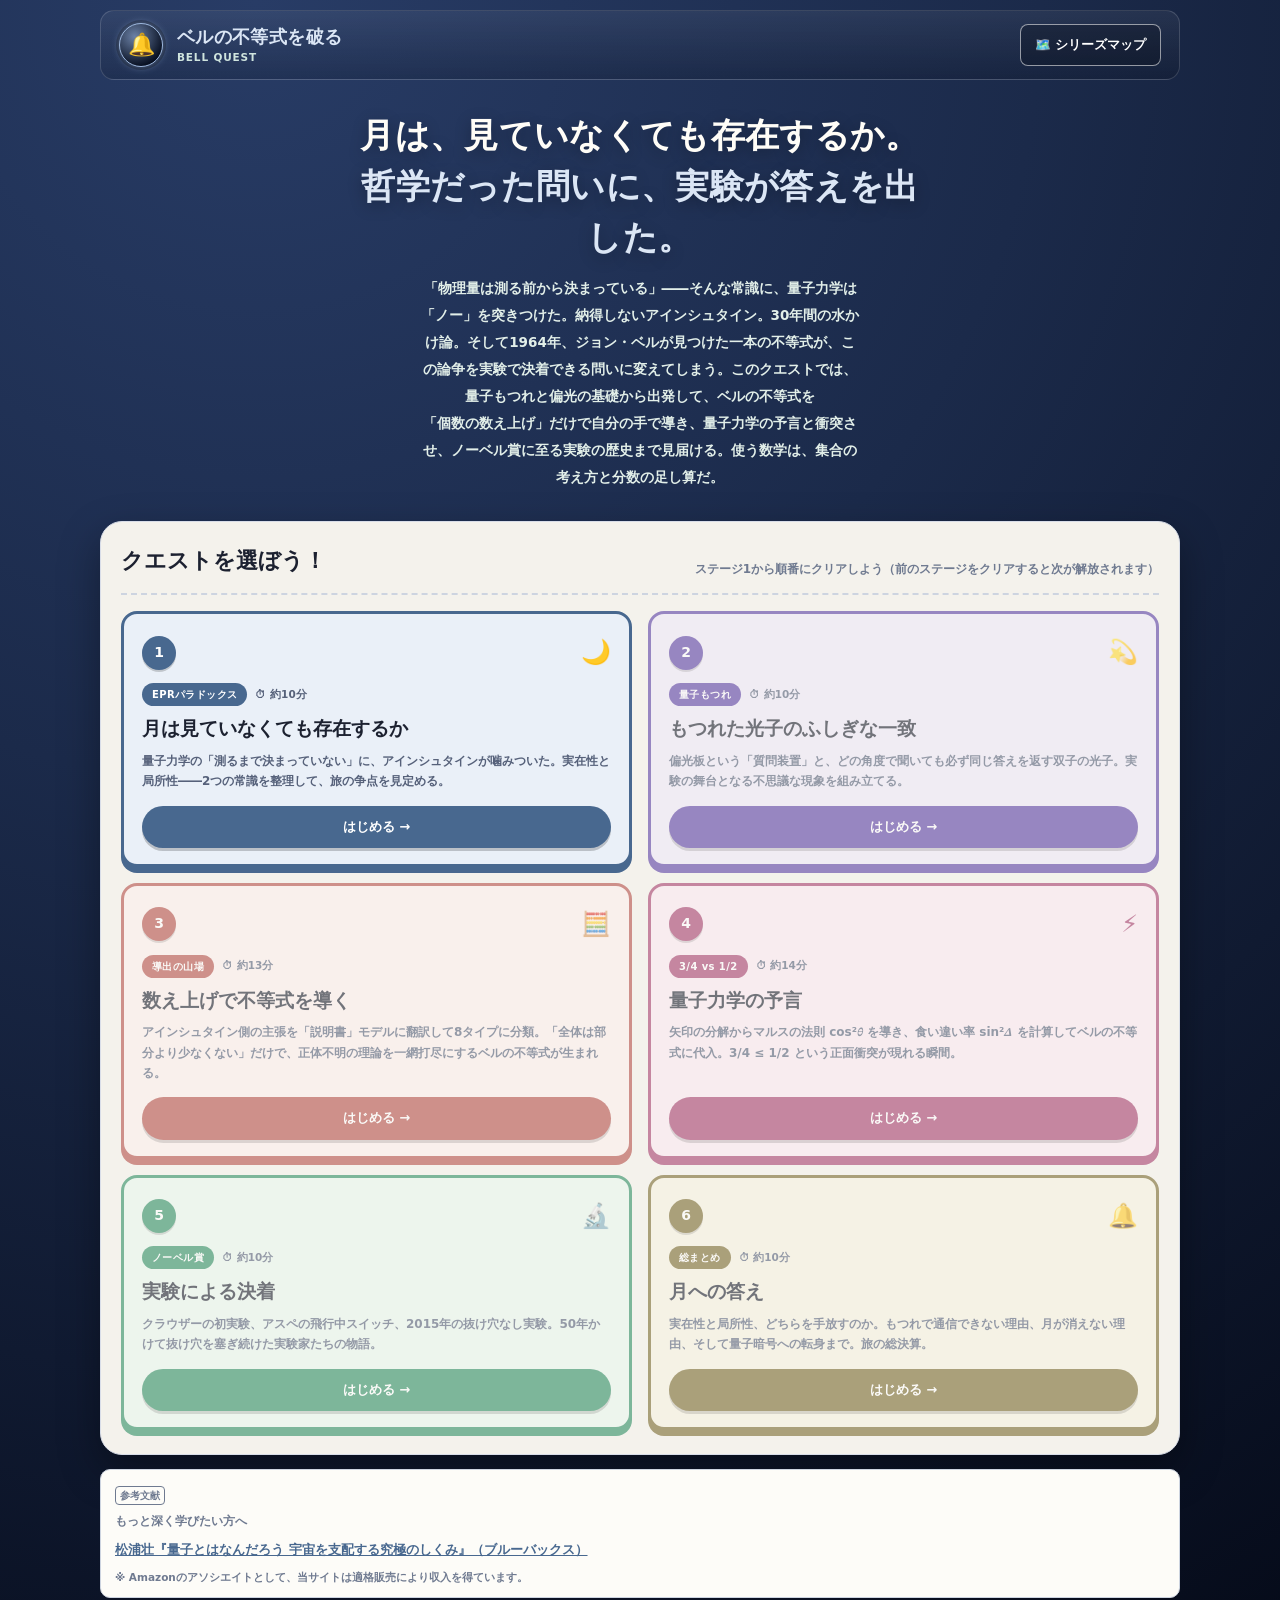
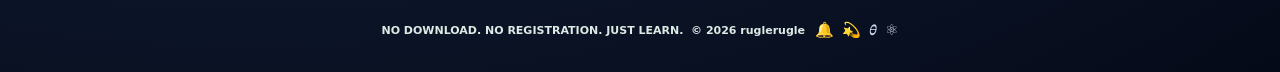
<file: index.html>
<!DOCTYPE html>
<html lang="ja">
<head>
<meta charset="UTF-8">
<meta name="viewport" content="width=device-width, initial-scale=1.0">
<meta name="theme-color" content="#1b2a4a">
<!-- Google tag (gtag.js) -->
<script async src="https://www.googletagmanager.com/gtag/js?id=G-9RTQCP2HXM"></script>
<script>
  window.dataLayer = window.dataLayer || [];
  function gtag(){dataLayer.push(arguments);}
  gtag('js', new Date());
  gtag('config', 'G-9RTQCP2HXM');
</script>
<title>ベルの不等式を破る ― 全6ステージの無料学習ゲーム</title>
<meta name="description" content="「月は見ていなくても存在するか」――アインシュタインの疑問に、自然自身が答えを出すまで。量子もつれ・隠れた変数・ベルの不等式の導出から、アスペの実験と2022年ノーベル物理学賞まで、個数の数え上げだけで理解する全6ステージの無料学習サイト。ねこ博士とうさ美が案内します。">
<link rel="canonical" href="https://quantum-mechanics.habatakijuku.com/bell-inequality/">
<meta property="og:type" content="website">
<meta property="og:site_name" content="ベルの不等式を破る">
<meta property="og:locale" content="ja_JP">
<meta property="og:title" content="ベルの不等式を破る ― 全6ステージの無料学習ゲーム">
<meta property="og:description" content="「月は見ていなくても存在するか」。哲学だった問いを実験に変えたベルの不等式を、中学生の数え上げだけで自分の手で導く。">
<meta property="og:url" content="https://quantum-mechanics.habatakijuku.com/bell-inequality/">
<meta property="og:image" content="https://quantum-mechanics.habatakijuku.com/bell-inequality/images/ogp.png">
<meta property="og:image:width" content="1200">
<meta property="og:image:height" content="630">
<meta name="twitter:card" content="summary_large_image">
<link rel="icon" type="image/png" href="images/favicon.png">
<link rel="stylesheet" href="design-system.css">
<script type="application/ld+json">
{
  "@context": "https://schema.org",
  "@type": "LearningResource",
  "name": "ベルの不等式を破る",
  "alternateName": "BELL QUEST",
  "description": "量子力学と局所実在論の対立を実験で判定可能にしたベルの不等式を、量子もつれ・偏光・隠れた変数の基礎から、集合の数え上げによる導出、量子力学の予言 sin²(角度差) との衝突、アスペらの実験検証、量子暗号への応用まで学ぶ全6ステージの無料学習サイト。",
  "url": "https://quantum-mechanics.habatakijuku.com/bell-inequality/",
  "inLanguage": "ja",
  "learningResourceType": "learning activity",
  "educationalLevel": "中学生以上",
  "teaches": "ベルの不等式（EPRパラドックス・量子もつれ・偏光と完全相関・隠れた変数・ウィグナー型不等式の導出・マルスの法則・不等式の破れ・アスペ実験・非通信定理・量子暗号）",
  "isAccessibleForFree": true,
  "author": { "@type": "Person", "name": "ruglerugle" }
}
</script>
</head>
<body>
<div class="shell">
  <nav class="topbar" aria-label="サイト情報">
    <span class="brand-badge" aria-hidden="true">🔔</span>
    <span class="brand-copy">
      <strong>ベルの不等式を破る</strong>
      <small>BELL QUEST</small>
    </span>
    <a class="head-reset" style="margin-left:auto" href="https://quantum-mechanics.habatakijuku.com/" title="量子力学、冒険の書（シリーズマップ）へ">🗺️ シリーズマップ</a>
  </nav>

  <header class="hero">
    <div class="hero-copy">
      <h1><span class="line">月は、見ていなくても存在するか。</span><span class="line accent">哲学だった問いに、実験が答えを出した。</span></h1>
      <p>「物理量は測る前から決まっている」――そんな常識に、量子力学は「ノー」を突きつけた。納得しないアインシュタイン。30年間の水かけ論。そして1964年、ジョン・ベルが見つけた一本の不等式が、この論争を<span class="nowrap">実験で決着できる問い</span>に変えてしまう。このクエストでは、量子もつれと偏光の基礎から出発して、ベルの不等式を<span class="nowrap">「個数の数え上げ」</span>だけで自分の手で導き、量子力学の予言と衝突させ、ノーベル賞に至る実験の歴史まで見届ける。使う数学は、集合の考え方と分数の足し算だ。</p>
    </div>
  </header>

  <main>
    <section class="board" aria-labelledby="quest-heading">
      <div class="board-head">
        <div><h2 id="quest-heading">クエストを選ぼう！</h2></div>
        <p>ステージ1から順番にクリアしよう（前のステージをクリアすると次が解放されます）</p>
      </div>

      <div class="quest-grid">
        <a class="quest-card" href="stage1.html" data-stage="1" style="--accent:#48688f;--accent-bg:#eaf0f8">
          <div class="q-top"><span class="q-num">1</span><span class="q-suit" aria-hidden="true">🌙</span></div>
          <div class="q-meta"><span class="q-tag">EPRパラドックス</span><span class="q-time">⏱ 約10分</span></div>
          <div class="q-title">月は見ていなくても存在するか</div>
          <p class="q-desc">量子力学の「測るまで決まっていない」に、アインシュタインが噛みついた。実在性と局所性――2つの常識を整理して、旅の争点を見定める。</p>
          <span class="q-cta">はじめる →</span>
        </a>

        <a class="quest-card" href="stage2.html" data-stage="2" style="--accent:#5b3fa6;--accent-bg:#efe9f9">
          <div class="q-top"><span class="q-num">2</span><span class="q-suit" aria-hidden="true">💫</span></div>
          <div class="q-meta"><span class="q-tag">量子もつれ</span><span class="q-time">⏱ 約10分</span></div>
          <div class="q-title">もつれた光子のふしぎな一致</div>
          <p class="q-desc">偏光板という「質問装置」と、どの角度で聞いても必ず同じ答えを返す双子の光子。実験の舞台となる不思議な現象を組み立てる。</p>
          <span class="q-cta">はじめる →</span>
        </a>

        <a class="quest-card" href="stage3.html" data-stage="3" style="--accent:#b5504a;--accent-bg:#fdefed">
          <div class="q-top"><span class="q-num">3</span><span class="q-suit" aria-hidden="true">🧮</span></div>
          <div class="q-meta"><span class="q-tag">導出の山場</span><span class="q-time">⏱ 約13分</span></div>
          <div class="q-title">数え上げで不等式を導く</div>
          <p class="q-desc">アインシュタイン側の主張を「説明書」モデルに翻訳して8タイプに分類。「全体は部分より少なくない」だけで、正体不明の理論を一網打尽にするベルの不等式が生まれる。</p>
          <span class="q-cta">はじめる →</span>
        </a>

        <a class="quest-card" href="stage4.html" data-stage="4" style="--accent:#a63f6f;--accent-bg:#fbe9f1">
          <div class="q-top"><span class="q-num">4</span><span class="q-suit" aria-hidden="true">⚡</span></div>
          <div class="q-meta"><span class="q-tag">3/4 vs 1/2</span><span class="q-time">⏱ 約14分</span></div>
          <div class="q-title">量子力学の予言</div>
          <p class="q-desc">矢印の分解からマルスの法則 cos²θ を導き、食い違い率 sin²Δ を計算してベルの不等式に代入。3/4 ≤ 1/2 という正面衝突が現れる瞬間。</p>
          <span class="q-cta">はじめる →</span>
        </a>

        <a class="quest-card" href="stage5.html" data-stage="5" style="--accent:#2f8f65;--accent-bg:#eaf7ef">
          <div class="q-top"><span class="q-num">5</span><span class="q-suit" aria-hidden="true">🔬</span></div>
          <div class="q-meta"><span class="q-tag">ノーベル賞</span><span class="q-time">⏱ 約10分</span></div>
          <div class="q-title">実験による決着</div>
          <p class="q-desc">クラウザーの初実験、アスペの飛行中スイッチ、2015年の抜け穴なし実験。50年かけて抜け穴を塞ぎ続けた実験家たちの物語。</p>
          <span class="q-cta">はじめる →</span>
        </a>

        <a class="quest-card" href="stage6.html" data-stage="6" style="--accent:#7a6a2f;--accent-bg:#f7f3e2">
          <div class="q-top"><span class="q-num">6</span><span class="q-suit" aria-hidden="true">🔔</span></div>
          <div class="q-meta"><span class="q-tag">総まとめ</span><span class="q-time">⏱ 約10分</span></div>
          <div class="q-title">月への答え</div>
          <p class="q-desc">実在性と局所性、どちらを手放すのか。もつれで通信できない理由、月が消えない理由、そして量子暗号への転身まで。旅の総決算。</p>
          <span class="q-cta">はじめる →</span>
        </a>

      </div>
    </section>

    <div id="book-recommend"></div>
  </main>

  <footer>
    <p>NO DOWNLOAD. NO REGISTRATION. JUST LEARN. &nbsp;© <span id="year"></span> ruglerugle</p>
    <div class="footer-suits" aria-hidden="true"><span>🔔</span><span>💫</span><span>θ</span><span>⚛</span></div>
  </footer>
</div>

<script>
  document.getElementById("year").textContent = new Date().getFullYear();
</script>
<script src="js/progress.js"></script>
<script>BQ.initCoverPage();</script>
<script src="https://my.habatakijuku.com/sync.js" defer></script>
</body>
</html>
</file>
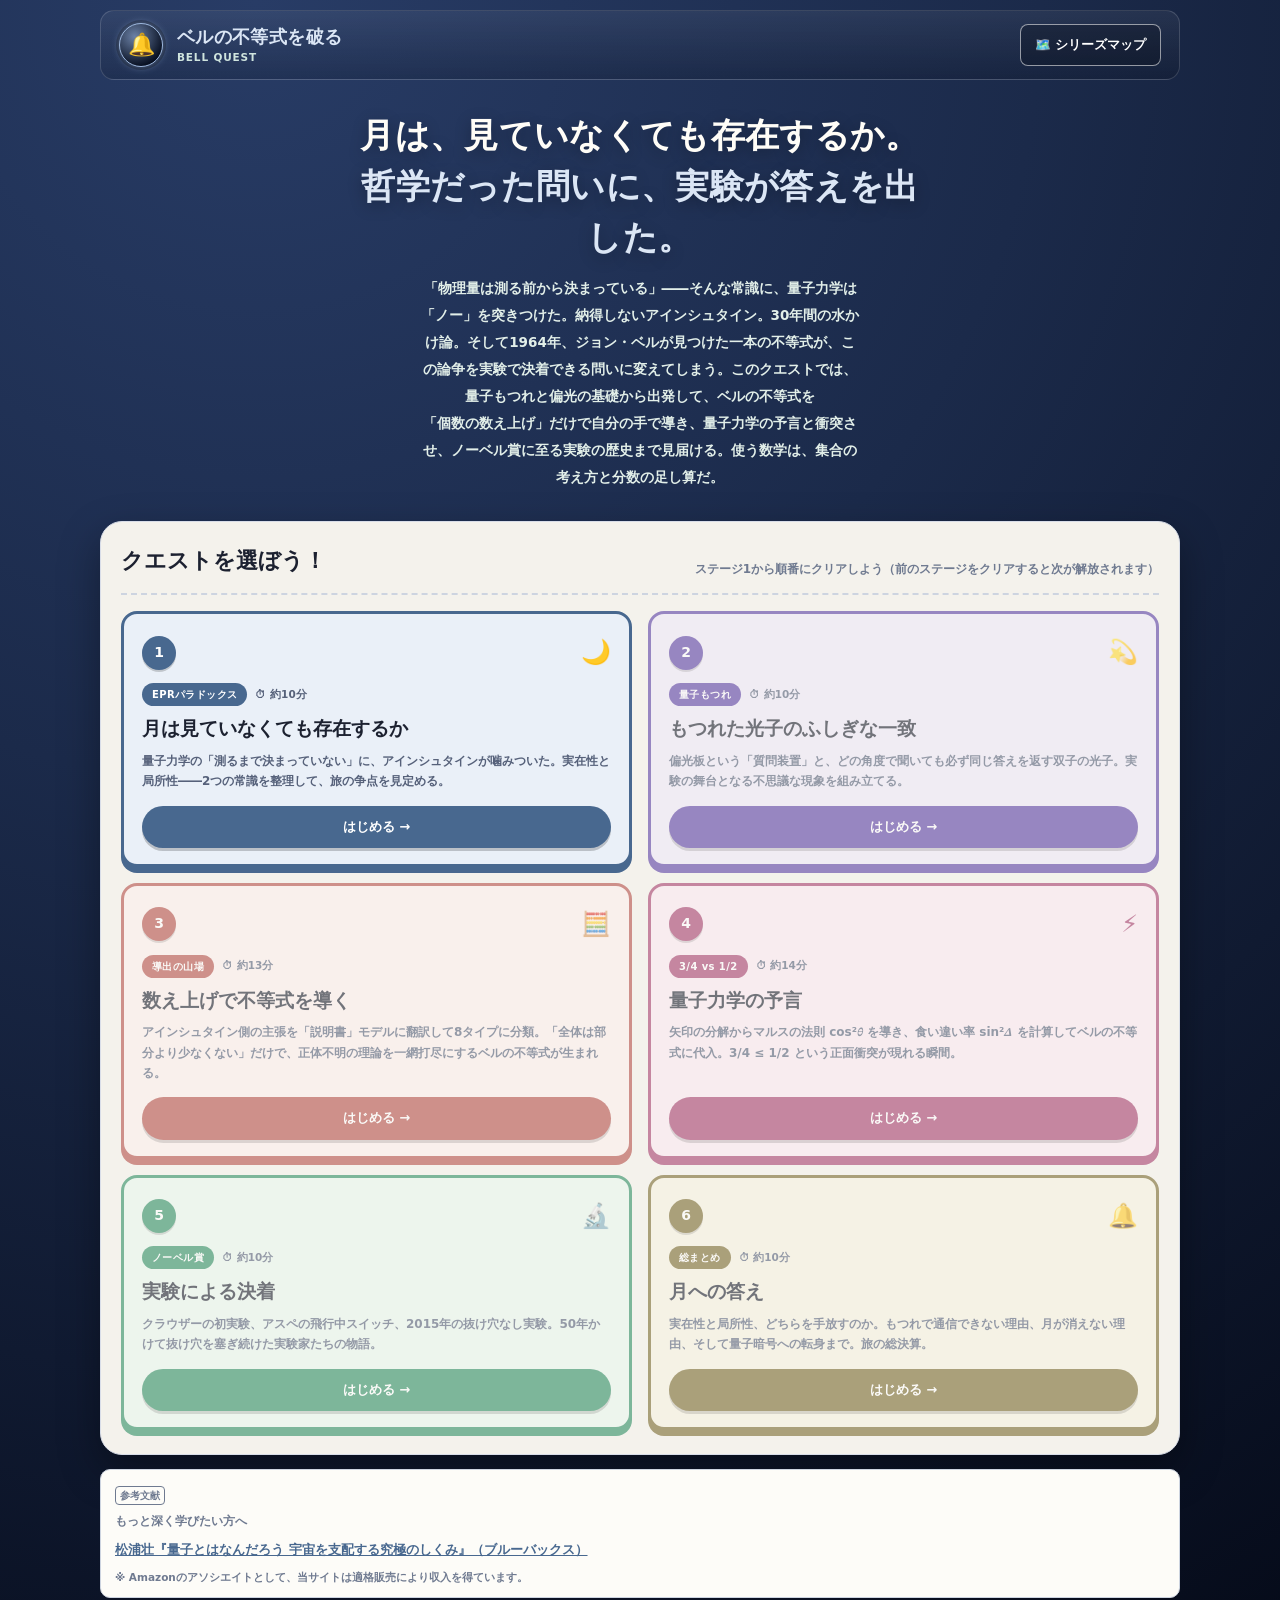
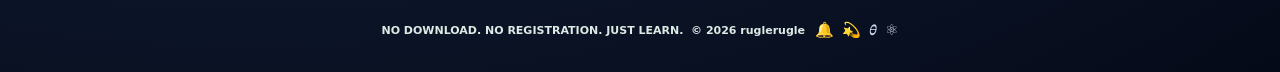
<file: complete.html>
<!DOCTYPE html>
<html lang="ja">
<head>
<meta charset="UTF-8">
<meta name="viewport" content="width=device-width, initial-scale=1.0">
<meta name="theme-color" content="#1b2a4a">
<!-- Google tag (gtag.js) -->
<script async src="https://www.googletagmanager.com/gtag/js?id=G-9RTQCP2HXM"></script>
<script>
  window.dataLayer = window.dataLayer || [];
  function gtag(){dataLayer.push(arguments);}
  gtag('js', new Date());
  gtag('config', 'G-9RTQCP2HXM');
</script>
<title>全ステージクリア ― ベルの不等式を破る</title>
<meta name="description" content="ベルの不等式を破る、全6ステージクリアおめでとう。ここまでの旅を振り返ろう。">
<meta name="robots" content="noindex">
<link rel="canonical" href="https://quantum-mechanics.habatakijuku.com/bell-inequality/complete">
<meta property="og:type" content="website">
<meta property="og:site_name" content="ベルの不等式を破る">
<meta property="og:locale" content="ja_JP">
<meta property="og:title" content="全ステージクリア ― ベルの不等式を破る">
<meta property="og:description" content="全6ステージクリアおめでとう。旅を振り返ろう。">
<meta property="og:url" content="https://quantum-mechanics.habatakijuku.com/bell-inequality/complete">
<meta property="og:image" content="https://quantum-mechanics.habatakijuku.com/bell-inequality/images/ogp.png">
<meta property="og:image:width" content="1200">
<meta property="og:image:height" content="630">
<meta name="twitter:card" content="summary_large_image">
<link rel="icon" type="image/png" href="images/favicon.png">
<link rel="stylesheet" href="design-system.css">
</head>
<body>
<div class="shell">
  <nav class="topbar" aria-label="サイト情報">
    <span class="brand-badge" aria-hidden="true">🔔</span>
    <span class="brand-copy">
      <strong>ベルの不等式を破る</strong>
      <small>BELL QUEST</small>
    </span>
    <a class="head-reset" style="margin-left:auto" href="https://quantum-mechanics.habatakijuku.com/" title="量子力学、冒険の書（シリーズマップ）へ">🗺️ シリーズマップ</a>
  </nav>

  <header class="hero">
    <div class="hero-copy">
      <h1><span class="line">判決確定。3/4 ＞ 1/2 ∎</span></h1>
      <p>「月は見ていなくても存在するか」という素朴な問いから出発して、偏光板、もつれ光子、説明書の8タイプ、そして個数の数え上げ。1964年にジョン・ベルが見つけた不等式を、きみは導出から破れの計算、実験史まで自分の手でたどり切った。哲学が物理になり、物理が技術になるまでの87年を、旅の記録で振り返ろう。</p>
    </div>
  </header>

  <main>
    <section class="board" aria-labelledby="recap-heading">
      <div class="board-head">
        <div><h2 id="recap-heading">ここまでの旅を振り返ろう</h2></div>
      </div>

      <div class="recap-list">
        <div class="recap-item">
          <span class="recap-num">1</span>
          <div class="recap-body"><span class="recap-title">月は見ていなくても存在するか。</span> <span class="recap-desc">実在性（値は測る前からある）＋局所性（影響は光速以下）＝局所実在論。アインシュタインの常識と量子力学が対立した。</span></div>
        </div>
        <div class="recap-item">
          <span class="recap-num">2</span>
          <div class="recap-body"><span class="recap-title">もつれた光子のふしぎな一致。</span> <span class="recap-desc">偏光板は○×を返す質問装置。もつれペアは同じ角度ならどの角度でも必ず一致（完全相関）、個々はランダムだった。</span></div>
        </div>
        <div class="recap-item">
          <span class="recap-num">3</span>
          <div class="recap-body"><span class="recap-title">数え上げで不等式を導く。</span> <span class="recap-desc">隠れた変数を「A・B・Cへの答えを書いた説明書」に翻訳。2枚は同一で全8タイプ、A≠Cの説明書は必ずA≠BかB≠Cでもあるから、個数の分配だけで D(A,C)≤D(A,B)＋D(B,C) が生まれた。</span></div>
        </div>
        <div class="recap-item">
          <span class="recap-num">4</span>
          <div class="recap-body"><span class="recap-title">量子力学の予言と衝突。</span> <span class="recap-desc">矢印の分解→マルスの法則cos²θ→食い違い率D＝sin²Δ。不等式に代入すると3/4≤1/2で不成立、予言はどんな説明書でも再現不可能と確定した。</span></div>
        </div>
        <div class="recap-item">
          <span class="recap-num">5</span>
          <div class="recap-body"><span class="recap-title">実験による決着。</span> <span class="recap-desc">クラウザー→アスペ→抜け穴なし実験。塞ぐたびに不等式は破れ、2022年ノーベル物理学賞で歴史が刻まれた。</span></div>
        </div>
        <div class="recap-item">
          <span class="recap-num">6</span>
          <div class="recap-body"><span class="recap-title">月への答え。</span> <span class="recap-desc">死んだのは局所実在論というセット。ランダムさが光速の壁を守り、月は環境に測られ続けて消えず、不等式は量子暗号の保証書になった。</span></div>
        </div>
      </div>

      <div class="dialogue-scene">
        <div class="dialog-row right">
          <div class="dialog-character">
            <div class="dialog-avatar student"><img src="images/rabbit.webp" width="300" height="386" alt=""></div>
            <div class="dialog-name student">うさ美</div>
          </div>
          <div class="dialog-bubble">一番驚いたのは、宇宙の根っこを裁いた道具立ての素朴さです。偏光板の○×、8タイプの表、「全体は部分より少なくない」。難しい数学はひとつも出てきませんでした。それなのに結論は、「測る前から答えがある」という、誰も疑ったことのない常識の否定。……常識って、証明されたことがないだけの仮説だったんですね。それを見抜いて、検証可能な形に書き直したベルの問いの立て方こそが、本当の発明だったと思います。</div>
        </div>
        <div class="dialog-row">
          <div class="dialog-character">
            <div class="dialog-avatar mentor"><img src="images/cat.webp" width="300" height="386" alt=""></div>
            <div class="dialog-name mentor">ねこ博士</div>
          </div>
          <div class="dialog-bubble">その言葉が今日の卒業証書だよ。アインシュタインの「負け」で終わる物語に見えるかもしれないけれど、忘れないでほしい。正しい問いを立てたのは彼なんだ。EPR論文がなければベルの不等式はなく、ベルがいなければ量子暗号も量子コンピュータもずっと遅れていた。<strong>負けた側の問いが、物理学を最も深く進めた</strong>。この先きみがどんな「当たり前」に出会っても、一度は聞いてみるといい――「それは、検証されたことがあるのかな？」とね。全ステージクリア、おめでとう！</div>
        </div>
      </div>

      <div class="board-head">
        <div><h2 id="next-heading">次の旅へ</h2></div>
        <p>「月が消えない理由」の正体――環境からの絶え間ない測定＝<strong>デコヒーレンス</strong>――を、消えていく干渉縞から解き明かす続編が待っている。</p>
      </div>
      <div class="complete-actions">
        <a class="btn btn-primary" href="https://quantum-mechanics.habatakijuku.com/decoherence-quest/" target="_blank" rel="noopener">デコヒーレンスと量子消しゴムへ →</a>
        <a class="btn" href="https://quantum-mechanics.habatakijuku.com/" target="_blank" rel="noopener">🗺 シリーズマップを見る</a>
      </div>

      <div class="complete-actions">
        <a class="btn btn-primary" id="btn-share" href="#" target="_blank" rel="noopener">𝕏 クリアをシェアする</a>
        <a class="btn" href="index.html">トップに戻る →</a>
        <button class="btn" id="btn-reset-all">🔄 進捗をリセットして最初から</button>
      </div>
    </section>

    <div id="book-recommend"></div>
  </main>

  <footer>
    <p>NO DOWNLOAD. NO REGISTRATION. JUST LEARN. &nbsp;© <span id="year"></span> ruglerugle</p>
    <div class="footer-suits" aria-hidden="true"><span>🔔</span><span>💫</span><span>θ</span><span>⚛</span></div>
  </footer>
</div>

<script>
  document.getElementById("year").textContent = new Date().getFullYear();
  document.getElementById("btn-share").href =
    "https://twitter.com/intent/tweet?text=" +
    encodeURIComponent("ベルの不等式 D(A,C)≤D(A,B)+D(B,C) を数え上げから導出して、量子力学がそれを破る瞬間まで自分の手で計算しました！🔔") +
    "&url=" + encodeURIComponent("https://quantum-mechanics.habatakijuku.com/bell-inequality/");
</script>
<script src="js/progress.js"></script>
<script>BQ.initCompletePage();</script>
<script src="https://my.habatakijuku.com/sync.js" defer></script>
</body>
</html>
</file>
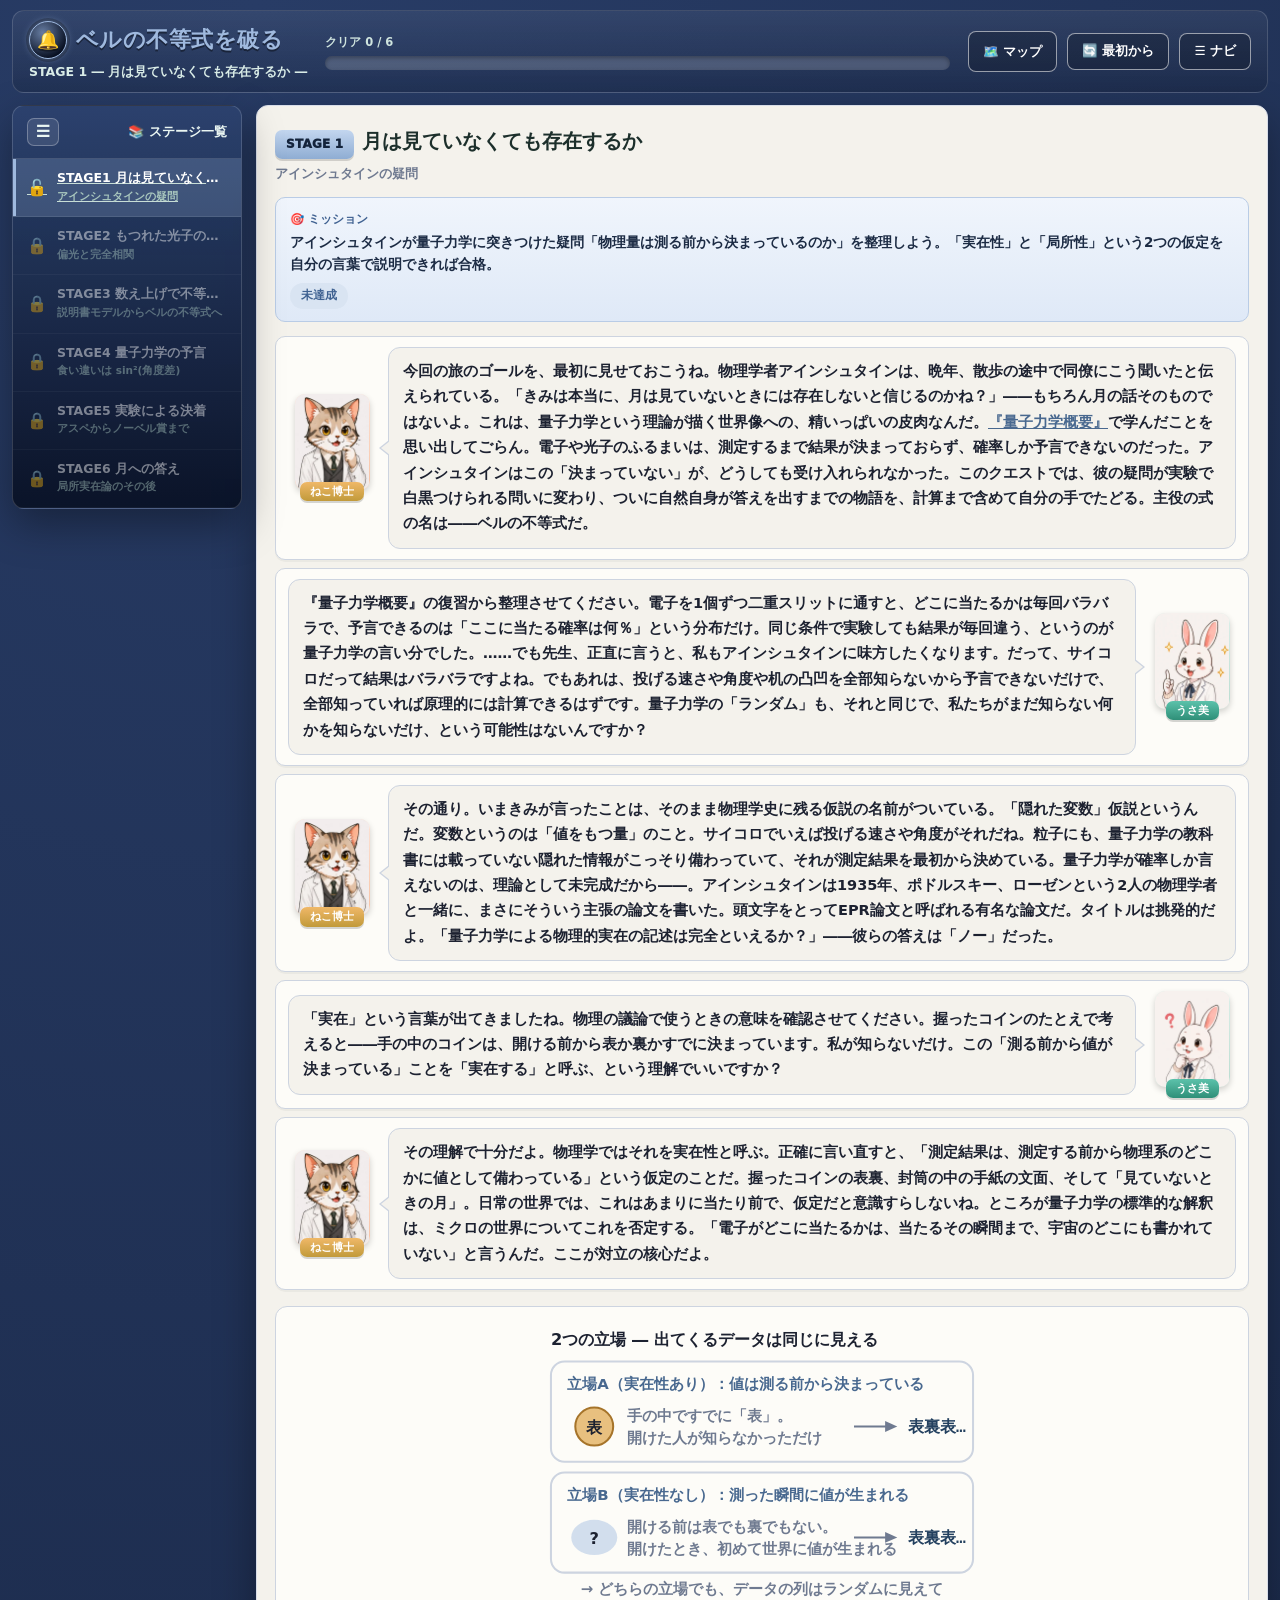
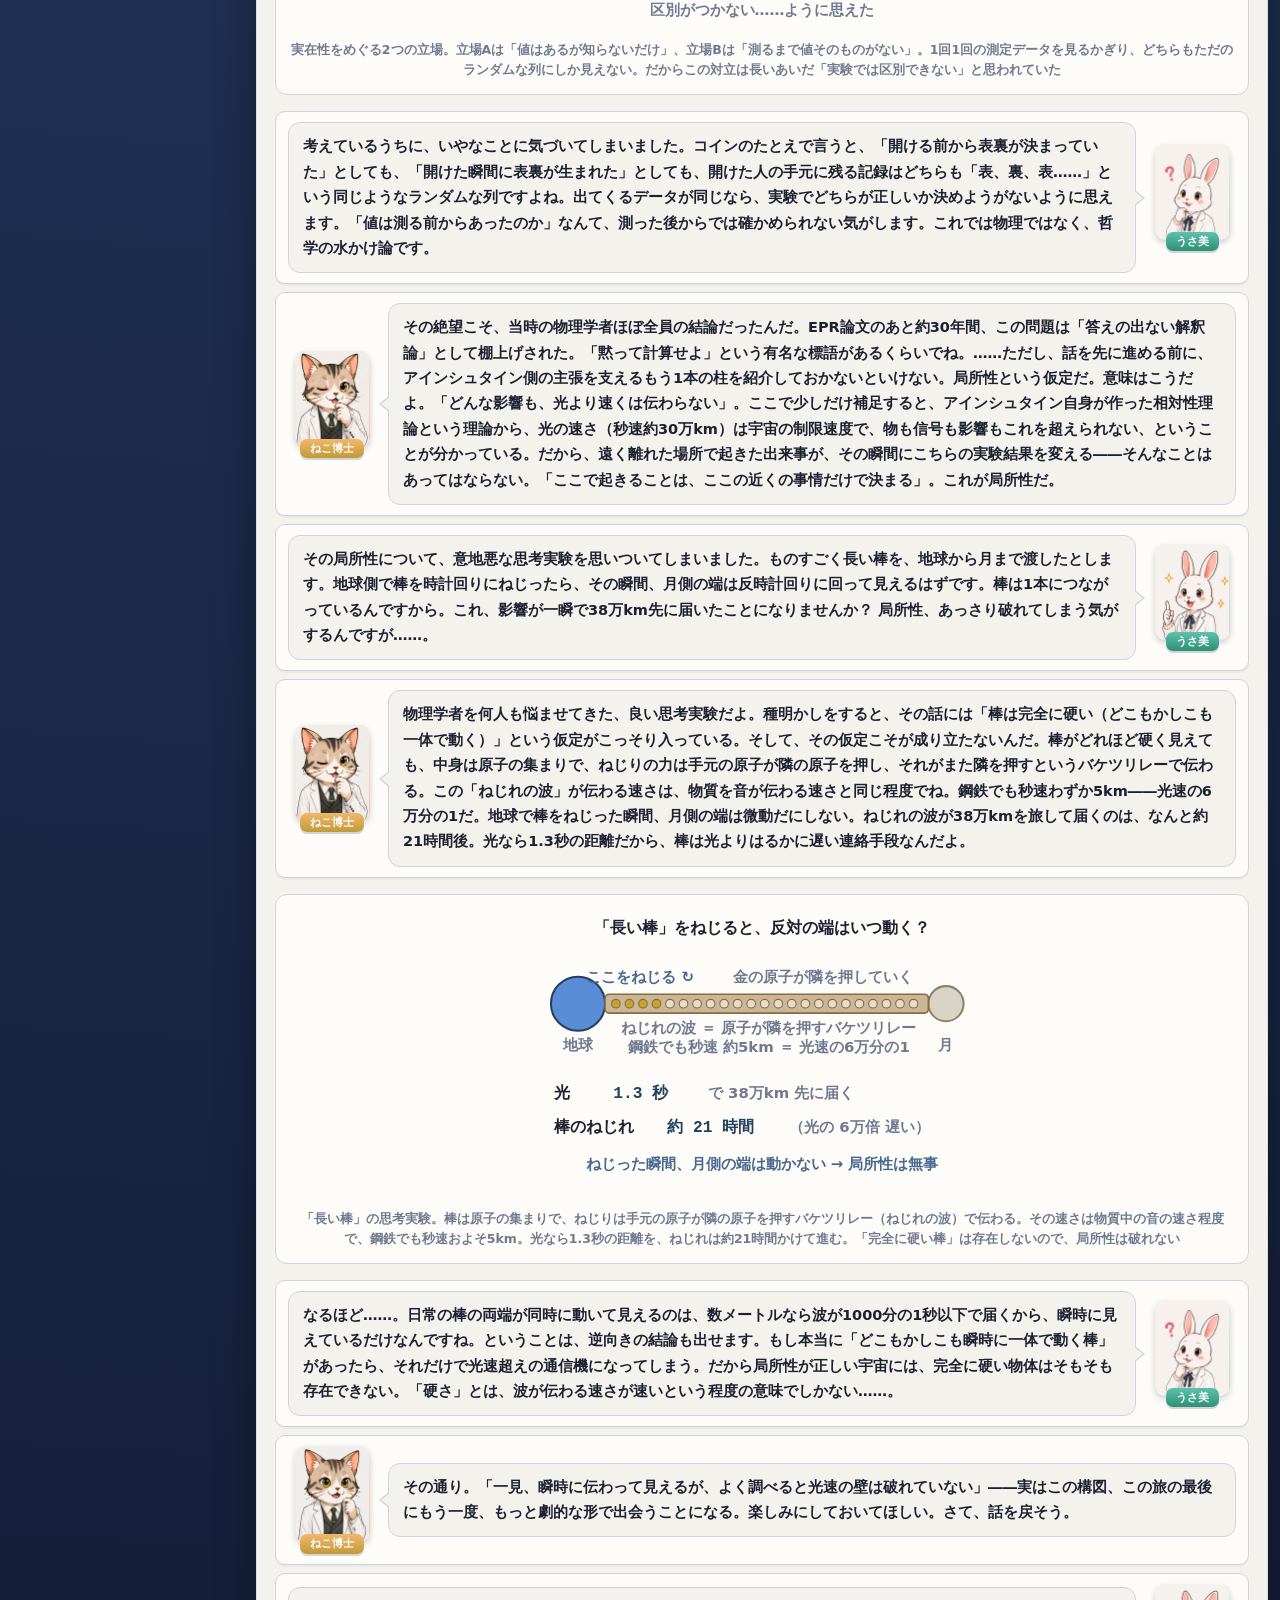
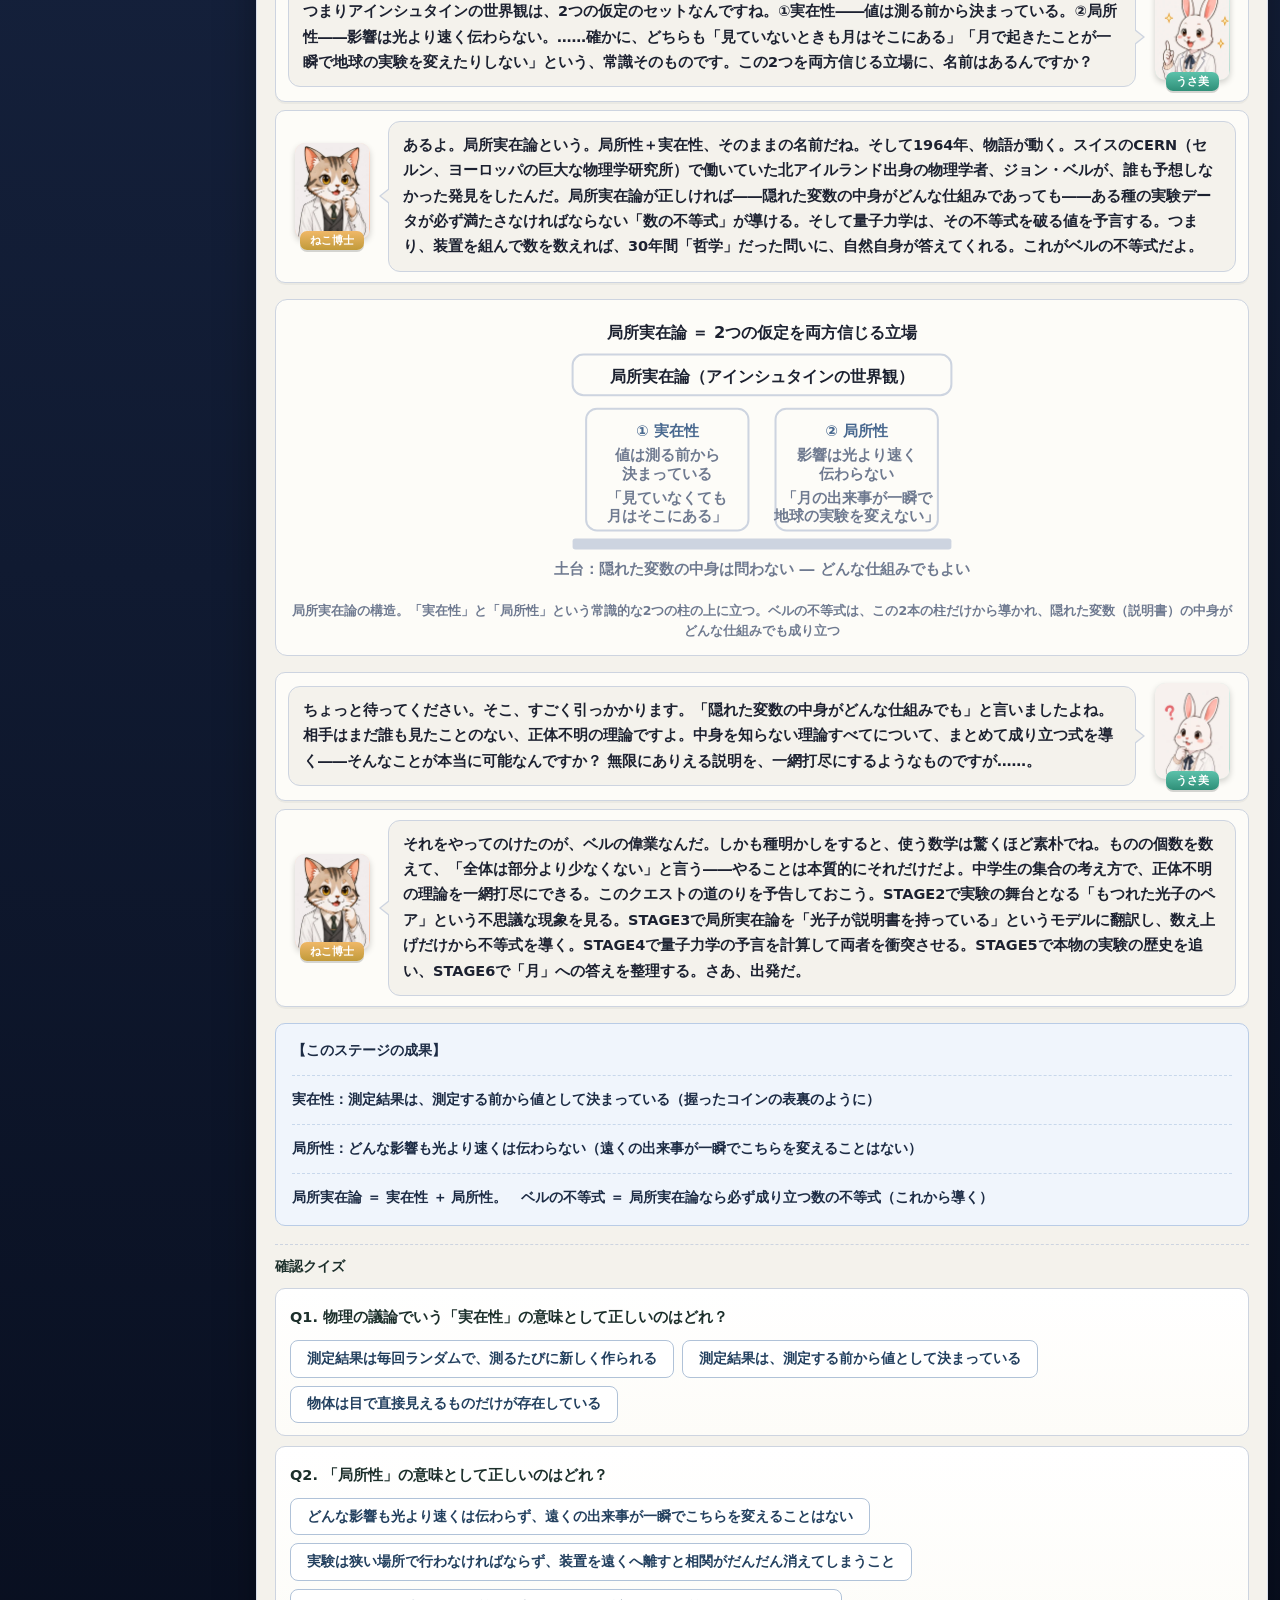
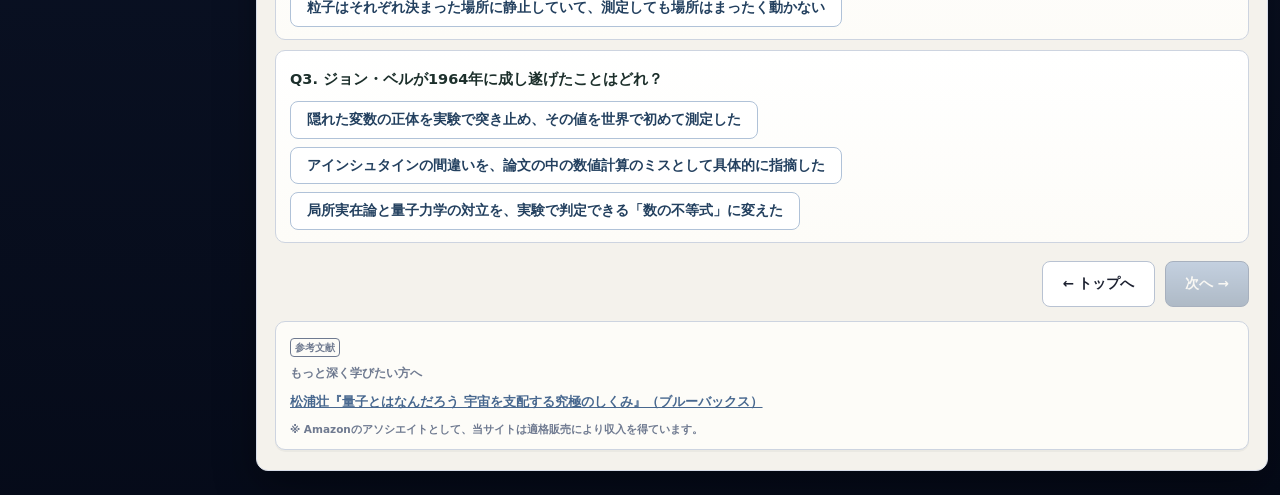
<file: stage1.html>
<!DOCTYPE html>
<html lang="ja">
<head>
<meta charset="UTF-8">
<meta name="viewport" content="width=device-width, initial-scale=1.0">
<meta name="theme-color" content="#1b2a4a">
<!-- Google tag (gtag.js) -->
<script async src="https://www.googletagmanager.com/gtag/js?id=G-9RTQCP2HXM"></script>
<script>
  window.dataLayer = window.dataLayer || [];
  function gtag(){dataLayer.push(arguments);}
  gtag('js', new Date());
  gtag('config', 'G-9RTQCP2HXM');
</script>
<title>STAGE1 月は見ていなくても存在するか ― ベルの不等式を破る</title>
<meta name="description" content="「物理量は測る前から決まっているのか」――アインシュタインが量子力学に突きつけた疑問は、30年間「哲学」として棚上げされた。実在性と局所性という2つの仮定を整理し、ベルがこの問いを実験で判定できる形に変えるまでの出発点。">
<link rel="canonical" href="https://quantum-mechanics.habatakijuku.com/bell-inequality/stage1">
<meta property="og:type" content="article">
<meta property="og:site_name" content="ベルの不等式を破る">
<meta property="og:locale" content="ja_JP">
<meta property="og:title" content="STAGE1 月は見ていなくても存在するか ― ベルの不等式を破る">
<meta property="og:description" content="アインシュタインの疑問「物理量は測る前から決まっているのか」を、実験で判定できる問いに言い直す旅の出発点。">
<meta property="og:url" content="https://quantum-mechanics.habatakijuku.com/bell-inequality/stage1">
<meta property="og:image" content="https://quantum-mechanics.habatakijuku.com/bell-inequality/images/ogp.png">
<meta property="og:image:width" content="1200">
<meta property="og:image:height" content="630">
<meta name="twitter:card" content="summary_large_image">
<link rel="icon" type="image/png" href="images/favicon.png">
<link rel="stylesheet" href="design-system.css">
<style>
  .bq-svg .label{fill:var(--muted);font-size:11px;font-weight:700}
  .bq-svg .strong{fill:var(--ink);font-size:12px;font-weight:900}
  .bq-svg .panel{fill:var(--paper2);stroke:var(--line);stroke-width:1.5}
  .bq-svg .coin{fill:#e8c07f;stroke:#a6742a;stroke-width:1.5}
  .bq-svg .fog{fill:#c5d4ea;opacity:.75}
  .bq-svg .arrow{stroke:var(--muted);stroke-width:1.5}
  .bq-svg .arrowhead{fill:var(--muted)}
  .bq-svg .lbA{fill:var(--gold-dark);font-size:11px;font-weight:900}
  .bq-svg .data{fill:#23405f;font-size:12px;font-weight:900;font-family:ui-monospace,monospace}
</style>
</head>
<body>
<div class="app-shell side-collapsed" id="app-shell">
  <header class="game-header">
    <div class="brand">
      <div class="brand-title"><a class="head-reset home-badge" href="index.html" title="トップへ" aria-label="トップへ">🔔</a> <span>ベルの不等式を破る</span></div>
      <div class="brand-sub">STAGE 1 ― 月は見ていなくても存在するか ―</div>
    </div>
    <div class="head-progress-wrap">
      <div class="head-progress-label" id="progress-label">クリア 0 / 6</div>
      <div class="head-progress" role="progressbar" aria-label="クリア済みステージ数" aria-valuemin="0" aria-valuemax="6" aria-valuenow="0"><div class="head-progress-fill" id="progress-fill" style="width:0%"></div></div>
    </div>
    <div class="header-actions">
      <a class="head-reset" href="https://quantum-mechanics.habatakijuku.com/" title="量子力学、冒険の書（シリーズマップ）へ">🗺️ マップ</a>
      <button class="head-reset" id="btn-reset-all">🔄 最初から</button>
      <button class="head-reset" id="head-nav-toggle" title="ステージ一覧の表示切替">☰ ナビ</button>
    </div>
  </header>

  <div class="game-layout">
    <div class="side-backdrop" id="side-backdrop"></div>
    <aside class="side-panel">
      <div class="side-head">
        <button class="side-toggle" id="sidebar-toggle" title="ステージ一覧の表示切替" aria-label="ステージ一覧の表示切替">☰</button>
        <span class="side-head-text">📚 ステージ一覧</span>
      </div>
      <div class="side-list" id="side-list"></div>
    </aside>

    <main class="main-area">
      <div class="chapter-head">
        <span class="chapter-badge">STAGE 1</span><h1 class="chapter-title">月は見ていなくても存在するか</h1>
        <div class="chapter-sub">アインシュタインの疑問</div>
      </div>

      <div class="mission-box">
        <div class="mission-label">🎯 ミッション</div>
        <div class="mission-text">アインシュタインが量子力学に突きつけた疑問「物理量は測る前から決まっているのか」を整理しよう。「実在性」と「局所性」という2つの仮定を自分の言葉で説明できれば合格。</div>
        <span class="mission-status" id="mission-status">未達成</span>
      </div>

      <div class="dialogue-scene">
        <div class="dialog-row">
          <div class="dialog-character">
            <div class="dialog-avatar mentor"><img src="images/cat.webp" width="300" height="386" alt=""></div>
            <div class="dialog-name mentor">ねこ博士</div>
          </div>
          <div class="dialog-bubble">今回の旅のゴールを、最初に見せておこうね。物理学者アインシュタインは、晩年、散歩の途中で同僚にこう聞いたと伝えられている。<strong>「きみは本当に、月は見ていないときには存在しないと信じるのかね？」</strong>――もちろん月の話そのものではないよ。これは、量子力学という理論が描く世界像への、精いっぱいの皮肉なんだ。<a href="https://quantum-mechanics.habatakijuku.com/general/" target="_blank" rel="noopener" style="color:var(--gold-dark);text-decoration:underline">『量子力学概要』</a>で学んだことを思い出してごらん。電子や光子のふるまいは、<strong>測定するまで結果が決まっておらず、確率しか予言できない</strong>のだった。アインシュタインはこの「決まっていない」が、どうしても受け入れられなかった。このクエストでは、彼の疑問が<strong>実験で白黒つけられる問い</strong>に変わり、ついに自然自身が答えを出すまでの物語を、計算まで含めて自分の手でたどる。主役の式の名は――<strong>ベルの不等式</strong>だ。</div>
        </div>
        <div class="dialog-row right">
          <div class="dialog-character">
            <div class="dialog-avatar student"><img src="images/rabbit.webp" width="300" height="386" alt=""></div>
            <div class="dialog-name student">うさ美</div>
          </div>
          <div class="dialog-bubble">『量子力学概要』の復習から整理させてください。電子を1個ずつ二重スリットに通すと、どこに当たるかは毎回バラバラで、予言できるのは「ここに当たる確率は何％」という分布だけ。同じ条件で実験しても結果が毎回違う、というのが量子力学の言い分でした。……でも先生、正直に言うと、私もアインシュタインに味方したくなります。だって、<strong>サイコロだって結果はバラバラ</strong>ですよね。でもあれは、投げる速さや角度や机の凸凹を全部知らないから予言できないだけで、全部知っていれば原理的には計算できるはずです。量子力学の「ランダム」も、それと同じで、<strong>私たちがまだ知らない何かを知らないだけ</strong>、という可能性はないんですか？</div>
        </div>
        <div class="dialog-row">
          <div class="dialog-character">
            <div class="dialog-avatar mentor"><img src="images/cat.webp" width="300" height="386" alt=""></div>
            <div class="dialog-name mentor">ねこ博士</div>
          </div>
          <div class="dialog-bubble">その通り。いまきみが言ったことは、そのまま物理学史に残る仮説の名前がついている。<strong>「隠れた変数」仮説</strong>というんだ。変数というのは「値をもつ量」のこと。サイコロでいえば投げる速さや角度がそれだね。粒子にも、量子力学の教科書には載っていない<strong>隠れた情報</strong>がこっそり備わっていて、それが測定結果を最初から決めている。量子力学が確率しか言えないのは、理論として<strong>未完成</strong>だから――。アインシュタインは1935年、ポドルスキー、ローゼンという2人の物理学者と一緒に、まさにそういう主張の論文を書いた。頭文字をとって<strong>EPR論文</strong>と呼ばれる有名な論文だ。タイトルは挑発的だよ。「量子力学による物理的実在の記述は完全といえるか？」――彼らの答えは「ノー」だった。</div>
        </div>
        <div class="dialog-row right">
          <div class="dialog-character">
            <div class="dialog-avatar student"><img src="images/rabbitThink.webp" width="300" height="386" alt=""></div>
            <div class="dialog-name student">うさ美</div>
          </div>
          <div class="dialog-bubble">「実在」という言葉が出てきましたね。物理の議論で使うときの意味を確認させてください。握ったコインのたとえで考えると――手の中のコインは、開ける前から表か裏か<strong>すでに決まっています</strong>。私が知らないだけ。この「測る前から値が決まっている」ことを「実在する」と呼ぶ、という理解でいいですか？</div>
        </div>
        <div class="dialog-row">
          <div class="dialog-character">
            <div class="dialog-avatar mentor"><img src="images/cat.webp" width="300" height="386" alt=""></div>
            <div class="dialog-name mentor">ねこ博士</div>
          </div>
          <div class="dialog-bubble">その理解で十分だよ。物理学ではそれを<strong>実在性</strong>と呼ぶ。正確に言い直すと、<strong>「測定結果は、測定する前から物理系のどこかに値として備わっている」という仮定</strong>のことだ。握ったコインの表裏、封筒の中の手紙の文面、そして「見ていないときの月」。日常の世界では、これはあまりに当たり前で、仮定だと意識すらしないね。ところが量子力学の標準的な解釈は、ミクロの世界についてこれを<strong>否定</strong>する。「電子がどこに当たるかは、当たるその瞬間まで、宇宙のどこにも書かれていない」と言うんだ。ここが対立の核心だよ。</div>
        </div>
      </div>

      <div class="diagram-box">
        <svg class="bq-svg" viewBox="0 0 340 224" width="100%" role="img" aria-label="2つの立場の比較図。立場Aでは測定前からコインの面が決まっており、立場Bでは測定した瞬間に値が生まれる。どちらの立場でも、出てくる測定データの列は同じようにランダムに見える">
          <text class="strong" x="14" y="18">2つの立場 ― 出てくるデータは同じに見える</text>
          <rect class="panel" x="14" y="30" width="312" height="74" rx="10"></rect>
          <text class="lbA" x="26" y="50">立場A（実在性あり）：値は測る前から決まっている</text>
          <circle class="coin" cx="46" cy="78" r="14"></circle>
          <text class="strong" x="46" y="83" text-anchor="middle">表</text>
          <text class="label" x="70" y="74">手の中ですでに「表」。</text>
          <text class="label" x="70" y="90">開けた人が知らなかっただけ</text>
          <line class="arrow" x1="238" y1="78" x2="264" y2="78"></line>
          <polygon class="arrowhead" points="270,78 261,74 261,82"></polygon>
          <text class="data" x="278" y="82">表裏表…</text>
          <rect class="panel" x="14" y="112" width="312" height="74" rx="10"></rect>
          <text class="lbA" x="26" y="132">立場B（実在性なし）：測った瞬間に値が生まれる</text>
          <ellipse class="fog" cx="46" cy="160" rx="17" ry="13"></ellipse>
          <text class="strong" x="46" y="165" text-anchor="middle">?</text>
          <text class="label" x="70" y="156">開ける前は表でも裏でもない。</text>
          <text class="label" x="70" y="172">開けたとき、初めて世界に値が生まれる</text>
          <line class="arrow" x1="238" y1="160" x2="264" y2="160"></line>
          <polygon class="arrowhead" points="270,160 261,156 261,164"></polygon>
          <text class="data" x="278" y="164">表裏表…</text>
          <text class="label" x="170" y="202" text-anchor="middle">→ どちらの立場でも、データの列はランダムに見えて</text>
          <text class="label" x="170" y="217" text-anchor="middle">区別がつかない……ように思えた</text>
        </svg>
        <div class="diagram-caption"><strong>実在性</strong>をめぐる2つの立場。立場Aは「値はあるが知らないだけ」、立場Bは「測るまで値そのものがない」。1回1回の測定データを見るかぎり、どちらもただのランダムな列にしか見えない。だからこの対立は長いあいだ「実験では区別できない」と思われていた</div>
      </div>

      <div class="dialogue-scene">
        <div class="dialog-row right">
          <div class="dialog-character">
            <div class="dialog-avatar student"><img src="images/rabbitThink.webp" width="300" height="386" alt=""></div>
            <div class="dialog-name student">うさ美</div>
          </div>
          <div class="dialog-bubble">考えているうちに、いやなことに気づいてしまいました。コインのたとえで言うと、「開ける前から表裏が決まっていた」としても、「開けた瞬間に表裏が生まれた」としても、開けた人の手元に残る記録はどちらも「表、裏、表……」という<strong>同じようなランダムな列</strong>ですよね。<strong>出てくるデータが同じなら、実験でどちらが正しいか決めようがない</strong>ように思えます。「値は測る前からあったのか」なんて、測った後からでは確かめられない気がします。これでは物理ではなく、哲学の水かけ論です。</div>
        </div>
        <div class="dialog-row">
          <div class="dialog-character">
            <div class="dialog-avatar mentor"><img src="images/catThink.webp" width="300" height="386" alt=""></div>
            <div class="dialog-name mentor">ねこ博士</div>
          </div>
          <div class="dialog-bubble">その絶望こそ、当時の物理学者ほぼ全員の結論だったんだ。EPR論文のあと約30年間、この問題は「答えの出ない解釈論」として棚上げされた。「黙って計算せよ」という有名な標語があるくらいでね。……ただし、話を先に進める前に、アインシュタイン側の主張を支えるもう1本の柱を紹介しておかないといけない。<strong>局所性</strong>という仮定だ。意味はこうだよ。<strong>「どんな影響も、光より速くは伝わらない」</strong>。ここで少しだけ補足すると、アインシュタイン自身が作った相対性理論という理論から、光の速さ（秒速約30万km）は宇宙の制限速度で、物も信号も影響もこれを超えられない、ということが分かっている。だから、遠く離れた場所で起きた出来事が、<strong>その瞬間に</strong>こちらの実験結果を変える――そんなことはあってはならない。「ここで起きることは、ここの近くの事情だけで決まる」。これが局所性だ。</div>
        </div>
        <div class="dialog-row right">
          <div class="dialog-character">
            <div class="dialog-avatar student"><img src="images/rabbit.webp" width="300" height="386" alt=""></div>
            <div class="dialog-name student">うさ美</div>
          </div>
          <div class="dialog-bubble">その局所性について、意地悪な思考実験を思いついてしまいました。<strong>ものすごく長い棒</strong>を、地球から月まで渡したとします。地球側で棒を時計回りにねじったら、その瞬間、月側の端は反時計回りに回って見えるはずです。棒は1本につながっているんですから。これ、<strong>影響が一瞬で38万km先に届いた</strong>ことになりませんか？ 局所性、あっさり破れてしまう気がするんですが……。</div>
        </div>
        <div class="dialog-row">
          <div class="dialog-character">
            <div class="dialog-avatar mentor"><img src="images/catThink.webp" width="300" height="386" alt=""></div>
            <div class="dialog-name mentor">ねこ博士</div>
          </div>
          <div class="dialog-bubble">物理学者を何人も悩ませてきた、良い思考実験だよ。種明かしをすると、その話には「棒は<strong>完全に硬い</strong>（どこもかしこも一体で動く）」という仮定がこっそり入っている。そして、その仮定こそが成り立たないんだ。棒がどれほど硬く見えても、中身は原子の集まりで、ねじりの力は<strong>手元の原子が隣の原子を押し、それがまた隣を押す</strong>というバケツリレーで伝わる。この「ねじれの波」が伝わる速さは、物質を音が伝わる速さと同じ程度でね。鋼鉄でも秒速わずか5km――光速の6万分の1だ。地球で棒をねじった瞬間、<strong>月側の端は微動だにしない</strong>。ねじれの波が38万kmを旅して届くのは、なんと約21時間後。光なら1.3秒の距離だから、棒は光よりはるかに<strong>遅い</strong>連絡手段なんだよ。</div>
        </div>
      </div>

      <div class="diagram-box">
        <svg class="bq-svg" viewBox="0 0 340 210" width="100%" role="img" aria-label="地球から月まで渡した長い棒を地球側でねじる思考実験の図。ねじれは棒の中の原子が隣の原子を押すバケツリレーで伝わり、その速さは鋼鉄でも秒速およそ5km。光なら1.3秒で届く38万kmを、ねじれの波は約21時間かけて進むので、ねじった瞬間に月側の端は動かない">
          <text class="strong" x="170" y="18" text-anchor="middle">「長い棒」をねじると、反対の端はいつ動く？</text>
          <circle cx="34" cy="70" r="20" fill="#5b8dd6" stroke="#23405f" stroke-width="1.5"></circle>
          <text class="label" x="34" y="104" text-anchor="middle">地球</text>
          <circle cx="306" cy="70" r="13" fill="#d9d4c5" stroke="#8a8370" stroke-width="1.5"></circle>
          <text class="label" x="306" y="104" text-anchor="middle">月</text>
          <rect x="54" y="63" width="239" height="14" rx="3" fill="#c9b79a" stroke="#8a6b3e" stroke-width="1.2"></rect>
          <circle cx="62" cy="70" r="3.2" fill="#c9a227" stroke="#8a6b3e" stroke-width="0.8"></circle><circle cx="72" cy="70" r="3.2" fill="#c9a227" stroke="#8a6b3e" stroke-width="0.8"></circle><circle cx="82" cy="70" r="3.2" fill="#c9a227" stroke="#8a6b3e" stroke-width="0.8"></circle><circle cx="92" cy="70" r="3.2" fill="#c9a227" stroke="#8a6b3e" stroke-width="0.8"></circle><circle cx="102" cy="70" r="3.2" fill="#e6dccb" stroke="#8a6b3e" stroke-width="0.8"></circle><circle cx="112" cy="70" r="3.2" fill="#e6dccb" stroke="#8a6b3e" stroke-width="0.8"></circle><circle cx="122" cy="70" r="3.2" fill="#e6dccb" stroke="#8a6b3e" stroke-width="0.8"></circle><circle cx="132" cy="70" r="3.2" fill="#e6dccb" stroke="#8a6b3e" stroke-width="0.8"></circle><circle cx="142" cy="70" r="3.2" fill="#e6dccb" stroke="#8a6b3e" stroke-width="0.8"></circle><circle cx="152" cy="70" r="3.2" fill="#e6dccb" stroke="#8a6b3e" stroke-width="0.8"></circle><circle cx="162" cy="70" r="3.2" fill="#e6dccb" stroke="#8a6b3e" stroke-width="0.8"></circle><circle cx="172" cy="70" r="3.2" fill="#e6dccb" stroke="#8a6b3e" stroke-width="0.8"></circle><circle cx="182" cy="70" r="3.2" fill="#e6dccb" stroke="#8a6b3e" stroke-width="0.8"></circle><circle cx="192" cy="70" r="3.2" fill="#e6dccb" stroke="#8a6b3e" stroke-width="0.8"></circle><circle cx="202" cy="70" r="3.2" fill="#e6dccb" stroke="#8a6b3e" stroke-width="0.8"></circle><circle cx="212" cy="70" r="3.2" fill="#e6dccb" stroke="#8a6b3e" stroke-width="0.8"></circle><circle cx="222" cy="70" r="3.2" fill="#e6dccb" stroke="#8a6b3e" stroke-width="0.8"></circle><circle cx="232" cy="70" r="3.2" fill="#e6dccb" stroke="#8a6b3e" stroke-width="0.8"></circle><circle cx="242" cy="70" r="3.2" fill="#e6dccb" stroke="#8a6b3e" stroke-width="0.8"></circle><circle cx="252" cy="70" r="3.2" fill="#e6dccb" stroke="#8a6b3e" stroke-width="0.8"></circle><circle cx="262" cy="70" r="3.2" fill="#e6dccb" stroke="#8a6b3e" stroke-width="0.8"></circle><circle cx="272" cy="70" r="3.2" fill="#e6dccb" stroke="#8a6b3e" stroke-width="0.8"></circle><circle cx="282" cy="70" r="3.2" fill="#e6dccb" stroke="#8a6b3e" stroke-width="0.8"></circle>
          <text class="lbA" x="80" y="54" text-anchor="middle">ここをねじる ↻</text>
          <text class="label" x="215" y="54" text-anchor="middle">金の原子が隣を押していく</text>
          <text class="label" x="175" y="92" text-anchor="middle">ねじれの波 ＝ 原子が隣を押すバケツリレー</text>
          <text class="label" x="175" y="106" text-anchor="middle">鋼鉄でも秒速 約5km ＝ 光速の6万分の1</text>
          <text class="strong" x="16" y="140">光</text>
          <text class="data" x="60" y="140">1.3 秒</text>
          <text class="label" x="130" y="140">で 38万km 先に届く</text>
          <text class="strong" x="16" y="165">棒のねじれ</text>
          <text class="data" x="100" y="165">約 21 時間</text>
          <text class="label" x="190" y="165">（光の 6万倍 遅い）</text>
          <text class="lbA" x="170" y="192" text-anchor="middle">ねじった瞬間、月側の端は動かない → 局所性は無事</text>
        </svg>
        <div class="diagram-caption">「長い棒」の思考実験。棒は原子の集まりで、ねじりは手元の原子が隣の原子を押すバケツリレー（ねじれの波）で伝わる。その速さは物質中の音の速さ程度で、鋼鉄でも秒速およそ5km。<strong>光なら1.3秒の距離を、ねじれは約21時間かけて進む</strong>。「完全に硬い棒」は存在しないので、局所性は破れない</div>
      </div>

      <div class="dialogue-scene">
        <div class="dialog-row right">
          <div class="dialog-character">
            <div class="dialog-avatar student"><img src="images/rabbitThink.webp" width="300" height="386" alt=""></div>
            <div class="dialog-name student">うさ美</div>
          </div>
          <div class="dialog-bubble">なるほど……。日常の棒の両端が同時に動いて見えるのは、数メートルなら波が1000分の1秒以下で届くから、瞬時に<strong>見えているだけ</strong>なんですね。ということは、逆向きの結論も出せます。もし本当に「どこもかしこも瞬時に一体で動く棒」があったら、それだけで光速超えの通信機になってしまう。だから局所性が正しい宇宙には、<strong>完全に硬い物体はそもそも存在できない</strong>。「硬さ」とは、波が伝わる速さが速いという程度の意味でしかない……。</div>
        </div>
        <div class="dialog-row">
          <div class="dialog-character">
            <div class="dialog-avatar mentor"><img src="images/cat.webp" width="300" height="386" alt=""></div>
            <div class="dialog-name mentor">ねこ博士</div>
          </div>
          <div class="dialog-bubble">その通り。「一見、瞬時に伝わって見えるが、よく調べると光速の壁は破れていない」――実はこの構図、この旅の最後にもう一度、もっと劇的な形で出会うことになる。楽しみにしておいてほしい。さて、話を戻そう。</div>
        </div>
        <div class="dialog-row right">
          <div class="dialog-character">
            <div class="dialog-avatar student"><img src="images/rabbit.webp" width="300" height="386" alt=""></div>
            <div class="dialog-name student">うさ美</div>
          </div>
          <div class="dialog-bubble">つまりアインシュタインの世界観は、2つの仮定のセットなんですね。<strong>①実在性</strong>――値は測る前から決まっている。<strong>②局所性</strong>――影響は光より速く伝わらない。……確かに、どちらも「見ていないときも月はそこにある」「月で起きたことが一瞬で地球の実験を変えたりしない」という、常識そのものです。この2つを両方信じる立場に、名前はあるんですか？</div>
        </div>
        <div class="dialog-row">
          <div class="dialog-character">
            <div class="dialog-avatar mentor"><img src="images/cat.webp" width="300" height="386" alt=""></div>
            <div class="dialog-name mentor">ねこ博士</div>
          </div>
          <div class="dialog-bubble">あるよ。<strong>局所実在論</strong>という。局所性＋実在性、そのままの名前だね。そして1964年、物語が動く。スイスのCERN（セルン、ヨーロッパの巨大な物理学研究所）で働いていた北アイルランド出身の物理学者、<strong>ジョン・ベル</strong>が、誰も予想しなかった発見をしたんだ。<strong>局所実在論が正しければ――隠れた変数の中身がどんな仕組みであっても――ある種の実験データが必ず満たさなければならない「数の不等式」が導ける</strong>。そして<strong>量子力学は、その不等式を破る値を予言する</strong>。つまり、装置を組んで数を数えれば、30年間「哲学」だった問いに、自然自身が答えてくれる。これが<strong>ベルの不等式</strong>だよ。</div>
        </div>
      </div>

      <div class="diagram-box">
        <svg class="bq-svg" viewBox="0 0 340 200" width="100%" role="img" aria-label="局所実在論を屋根と2本の柱で描いた図。屋根がアインシュタインの世界観である局所実在論、左の柱が実在性（値は測る前から決まっている）、右の柱が局所性（影響は光より速く伝わらない）。土台には、隠れた変数の中身は問わない、どんな仕組みでもよい、と書かれている">
          <text class="strong" x="170" y="18" text-anchor="middle">局所実在論 ＝ 2つの仮定を両方信じる立場</text>
          <rect class="panel" x="30" y="30" width="280" height="30" rx="8"></rect>
          <text class="strong" x="170" y="50" text-anchor="middle">局所実在論（アインシュタインの世界観）</text>
          <rect class="panel" x="40" y="70" width="120" height="90" rx="8"></rect>
          <text class="lbA" x="100" y="90" text-anchor="middle">① 実在性</text>
          <text class="label" x="100" y="108" text-anchor="middle">値は測る前から</text>
          <text class="label" x="100" y="122" text-anchor="middle">決まっている</text>
          <text class="label" x="100" y="140" text-anchor="middle">「見ていなくても</text>
          <text class="label" x="100" y="153" text-anchor="middle">月はそこにある」</text>
          <rect class="panel" x="180" y="70" width="120" height="90" rx="8"></rect>
          <text class="lbA" x="240" y="90" text-anchor="middle">② 局所性</text>
          <text class="label" x="240" y="108" text-anchor="middle">影響は光より速く</text>
          <text class="label" x="240" y="122" text-anchor="middle">伝わらない</text>
          <text class="label" x="240" y="140" text-anchor="middle">「月の出来事が一瞬で</text>
          <text class="label" x="240" y="153" text-anchor="middle">地球の実験を変えない」</text>
          <rect x="30" y="166" width="280" height="8" rx="2" fill="var(--line)"></rect>
          <text class="label" x="170" y="192" text-anchor="middle">土台：隠れた変数の中身は問わない ― どんな仕組みでもよい</text>
        </svg>
        <div class="diagram-caption"><strong>局所実在論</strong>の構造。「実在性」と「局所性」という常識的な2つの柱の上に立つ。ベルの不等式は、この2本の柱だけから導かれ、<strong>隠れた変数（説明書）の中身がどんな仕組みでも</strong>成り立つ</div>
      </div>

      <div class="dialogue-scene">
        <div class="dialog-row right">
          <div class="dialog-character">
            <div class="dialog-avatar student"><img src="images/rabbitThink.webp" width="300" height="386" alt=""></div>
            <div class="dialog-name student">うさ美</div>
          </div>
          <div class="dialog-bubble">ちょっと待ってください。そこ、すごく引っかかります。「隠れた変数の中身がどんな仕組みでも」と言いましたよね。相手は<strong>まだ誰も見たことのない、正体不明の理論</strong>ですよ。中身を知らない理論すべてについて、まとめて成り立つ式を導く――そんなことが本当に可能なんですか？ 無限にありえる説明を、一網打尽にするようなものですが……。</div>
        </div>
        <div class="dialog-row">
          <div class="dialog-character">
            <div class="dialog-avatar mentor"><img src="images/cat.webp" width="300" height="386" alt=""></div>
            <div class="dialog-name mentor">ねこ博士</div>
          </div>
          <div class="dialog-bubble">それをやってのけたのが、ベルの偉業なんだ。しかも種明かしをすると、使う数学は驚くほど素朴でね。<strong>ものの個数を数えて、「全体は部分より少なくない」と言う</strong>――やることは本質的にそれだけだよ。中学生の集合の考え方で、正体不明の理論を一網打尽にできる。このクエストの道のりを予告しておこう。STAGE2で実験の舞台となる「もつれた光子のペア」という不思議な現象を見る。STAGE3で局所実在論を「光子が説明書を持っている」というモデルに翻訳し、数え上げだけから不等式を導く。STAGE4で量子力学の予言を計算して両者を衝突させる。STAGE5で本物の実験の歴史を追い、STAGE6で「月」への答えを整理する。さあ、出発だ。</div>
        </div>
      </div>

      <div class="formula-box">
        <span class="step">【このステージの成果】</span>
        <span class="step">実在性：測定結果は、測定する前から値として決まっている（握ったコインの表裏のように）</span>
        <span class="step">局所性：どんな影響も光より速くは伝わらない（遠くの出来事が一瞬でこちらを変えることはない）</span>
        <span class="step">局所実在論 ＝ 実在性 ＋ 局所性。　ベルの不等式 ＝ 局所実在論なら必ず成り立つ数の不等式（これから導く）</span>
      </div>

      <h2 class="quiz-head">確認クイズ</h2>
      <div class="quiz-card" data-quiz>
        <p class="quiz-q">Q1. 物理の議論でいう「実在性」の意味として正しいのはどれ？</p>
        <div class="choice-list">
          <button class="choice-btn">測定結果は毎回ランダムで、測るたびに新しく作られる</button>
          <button class="choice-btn">測定結果は、測定する前から値として決まっている</button>
          <button class="choice-btn">物体は目で直接見えるものだけが存在している</button>
        </div>
        <div class="quiz-explain" hidden>正解！ 実在性とは「握ったコインの表裏のように、測る前から値が決まっている」という仮定。量子力学の標準的な解釈は、ミクロの世界についてこれを否定し、「測った瞬間に初めて値が生まれる」と主張する。</div>
      </div>

      <div class="quiz-card" data-quiz>
        <p class="quiz-q">Q2. 「局所性」の意味として正しいのはどれ？</p>
        <div class="choice-list">
          <button class="choice-btn">どんな影響も光より速くは伝わらず、遠くの出来事が一瞬でこちらを変えることはない</button>
          <button class="choice-btn">実験は狭い場所で行わなければならず、装置を遠くへ離すと相関がだんだん消えてしまうこと</button>
          <button class="choice-btn">粒子はそれぞれ決まった場所に静止していて、測定しても場所はまったく動かない</button>
        </div>
        <div class="quiz-explain" hidden>正解！ 局所性は「ここで起きることは、ここの近くの事情だけで決まる」という仮定。相対性理論が示した宇宙の制限速度（光速）を、影響の伝わり方にも適用したものだ。実在性とセットにしたものが局所実在論と呼ばれる。</div>
      </div>

      <div class="quiz-card" data-quiz>
        <p class="quiz-q">Q3. ジョン・ベルが1964年に成し遂げたことはどれ？</p>
        <div class="choice-list">
          <button class="choice-btn">隠れた変数の正体を実験で突き止め、その値を世界で初めて測定した</button>
          <button class="choice-btn">アインシュタインの間違いを、論文の中の数値計算のミスとして具体的に指摘した</button>
          <button class="choice-btn">局所実在論と量子力学の対立を、実験で判定できる「数の不等式」に変えた</button>
        </div>
        <div class="quiz-explain" hidden>正解！ ベルは、隠れた変数の中身がどんな仕組みでも、局所実在論であるかぎり必ず成り立つ不等式を導いた。量子力学はこの不等式を破る値を予言するので、あとは実験で数を数えれば決着がつく。「哲学」が「物理」になった瞬間だ。</div>
      </div>

      <div class="stage-nav">
        <a class="btn" href="index.html">← トップへ</a>
        <button class="btn btn-primary" id="btn-next" disabled>次へ →</button>
      </div>

      <div id="book-recommend"></div>
    </main>
  </div>
</div>

<script src="js/progress.js"></script>
<script>BQ.initStagePage(1);</script>
<script src="https://my.habatakijuku.com/sync.js" defer></script>
</body>
</html>
</file>
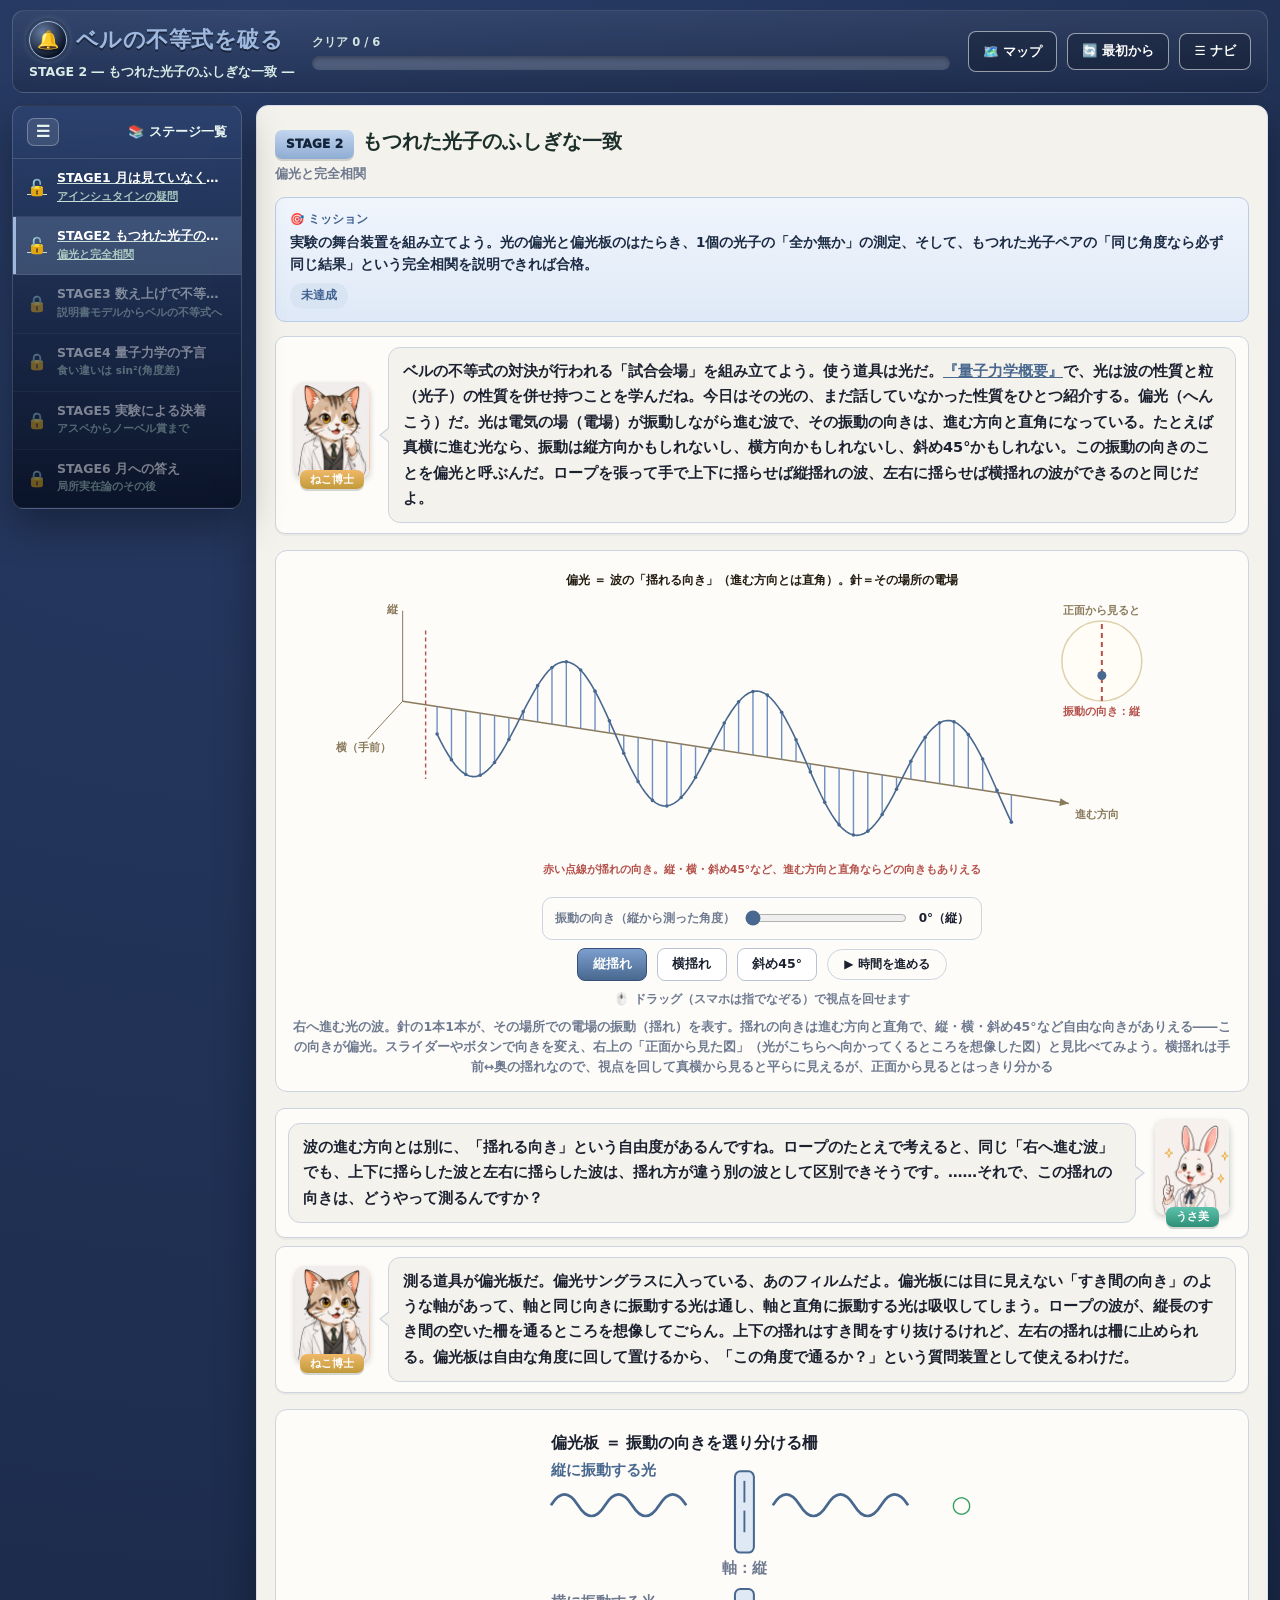
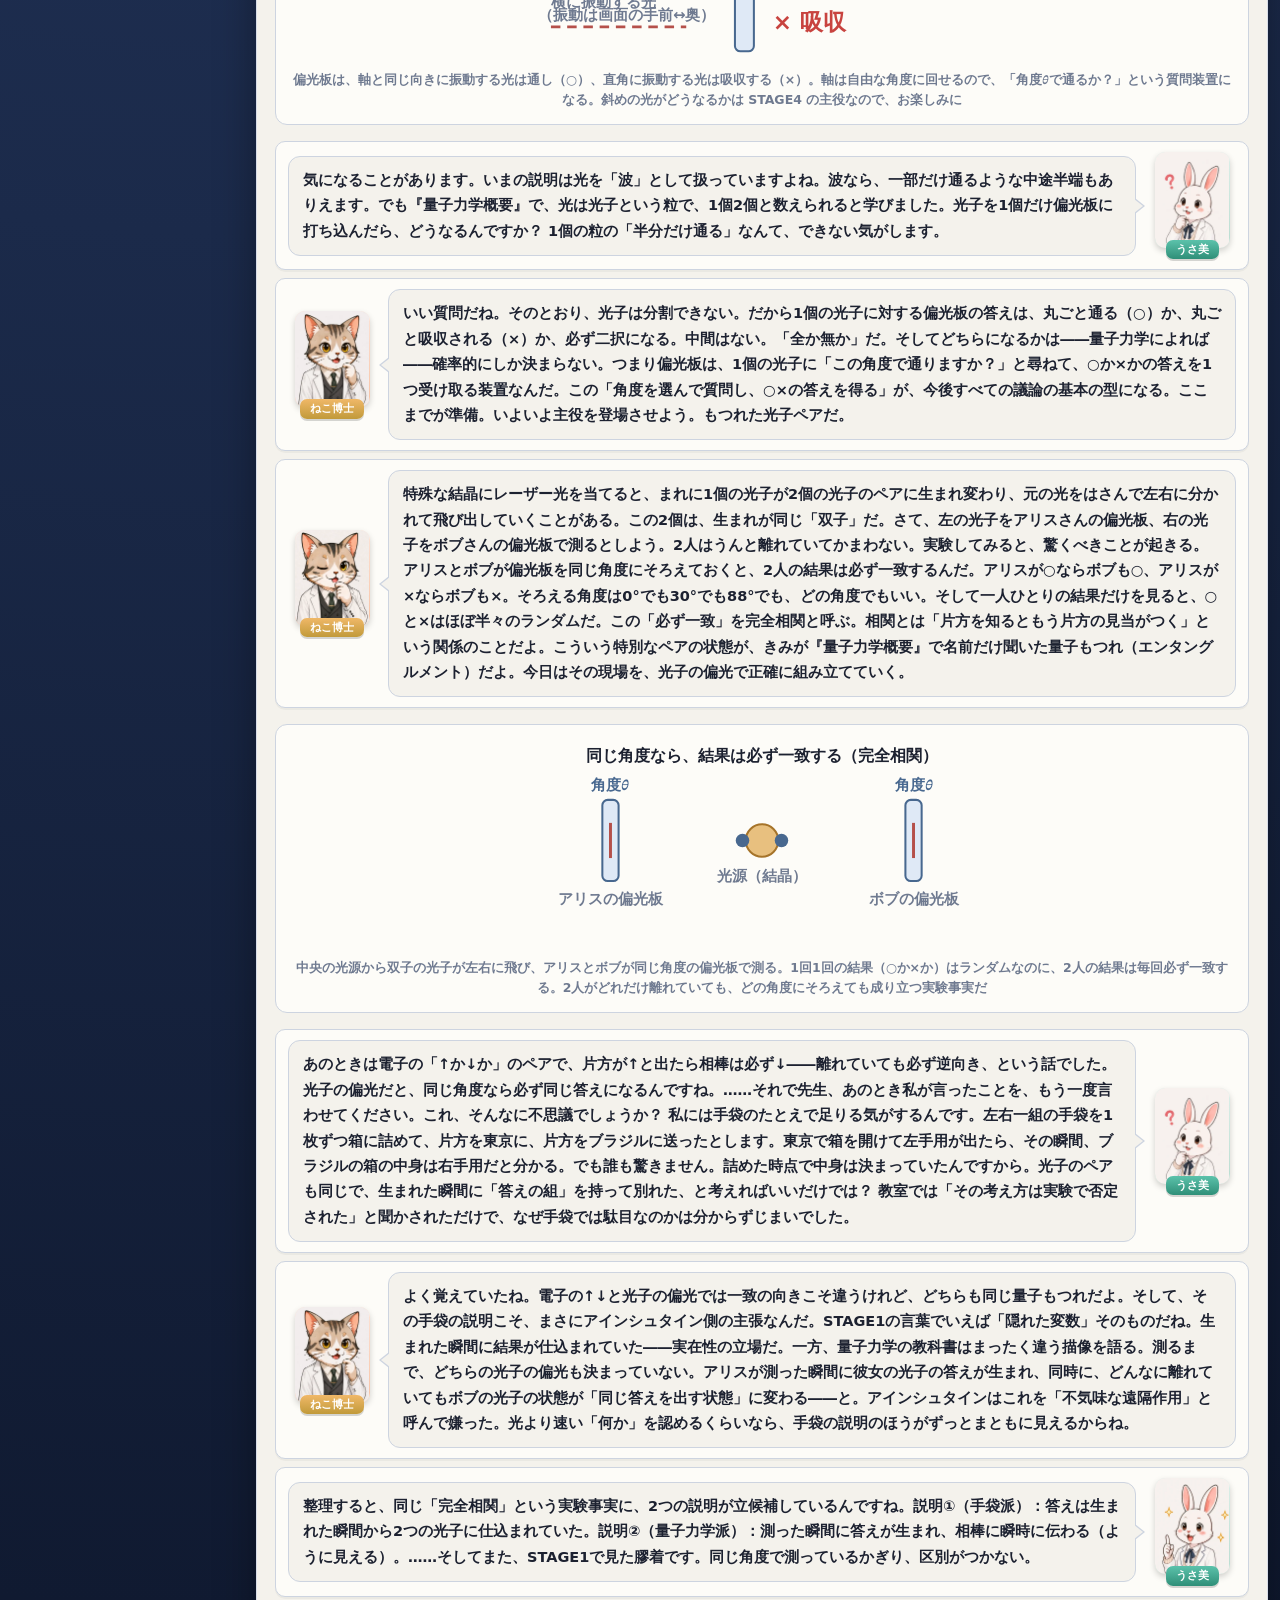
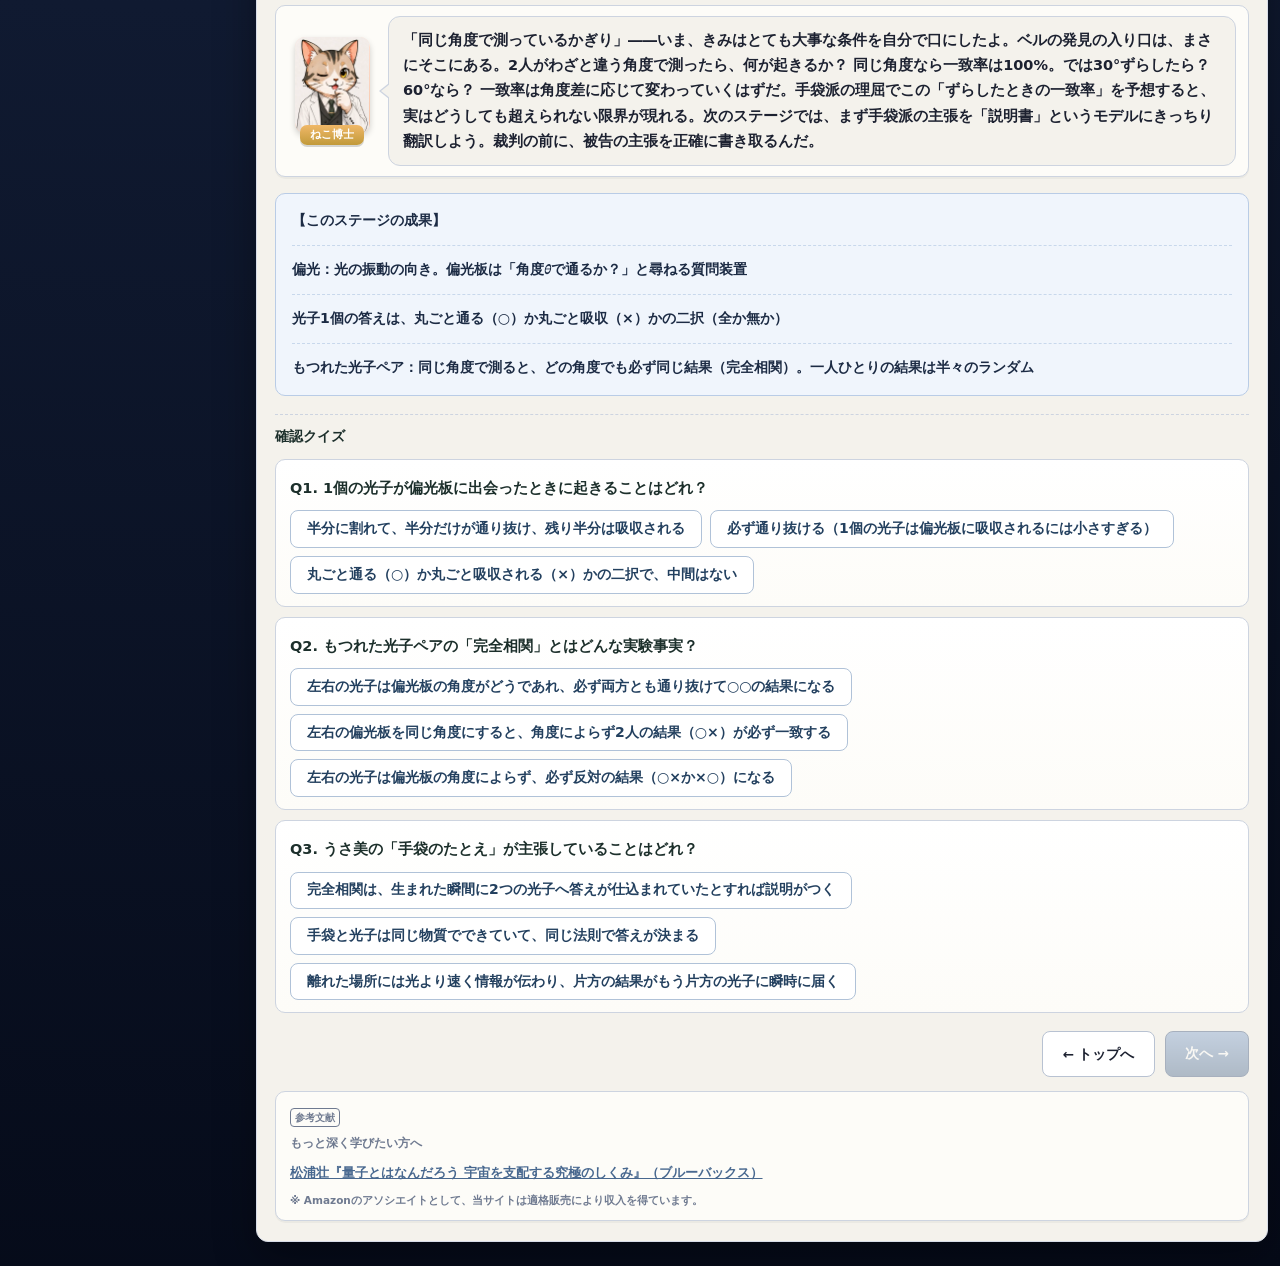
<file: stage2.html>
<!DOCTYPE html>
<html lang="ja">
<head>
<meta charset="UTF-8">
<meta name="viewport" content="width=device-width, initial-scale=1.0">
<meta name="theme-color" content="#1b2a4a">
<!-- Google tag (gtag.js) -->
<script async src="https://www.googletagmanager.com/gtag/js?id=G-9RTQCP2HXM"></script>
<script>
  window.dataLayer = window.dataLayer || [];
  function gtag(){dataLayer.push(arguments);}
  gtag('js', new Date());
  gtag('config', 'G-9RTQCP2HXM');
</script>
<title>STAGE2 もつれた光子のふしぎな一致 ― ベルの不等式を破る</title>
<meta name="description" content="ベルの不等式の実験舞台は「もつれた光子ペア」。光の偏光と偏光板の基本から、1個の光子の全か無かの測定、そして左右どちらの偏光板をどの角度にしても必ず同じ結果になる「完全相関」という実験事実までを丁寧に整理する。">
<link rel="canonical" href="https://quantum-mechanics.habatakijuku.com/bell-inequality/stage2">
<meta property="og:type" content="article">
<meta property="og:site_name" content="ベルの不等式を破る">
<meta property="og:locale" content="ja_JP">
<meta property="og:title" content="STAGE2 もつれた光子のふしぎな一致 ― ベルの不等式を破る">
<meta property="og:description" content="偏光の基本から、もつれた光子ペアの「完全相関」という実験事実まで。ベルの不等式の実験舞台を組み立てる。">
<meta property="og:url" content="https://quantum-mechanics.habatakijuku.com/bell-inequality/stage2">
<meta property="og:image" content="https://quantum-mechanics.habatakijuku.com/bell-inequality/images/ogp.png">
<meta property="og:image:width" content="1200">
<meta property="og:image:height" content="630">
<meta name="twitter:card" content="summary_large_image">
<link rel="icon" type="image/png" href="images/favicon.png">
<link rel="stylesheet" href="design-system.css">
<style>
  .bq-svg .label{fill:var(--muted);font-size:11px;font-weight:700}
  .bq-svg .strong{fill:var(--ink);font-size:12px;font-weight:900}
  .bq-svg .lbA{fill:var(--gold-dark);font-size:11px;font-weight:900}
  .bq-svg .axis{stroke:var(--muted);stroke-width:1.2}
  .bq-svg .wave{fill:none;stroke:var(--gold-dark);stroke-width:2}
  .bq-svg .waveH{fill:none;stroke:#b5504a;stroke-width:2}
  .bq-svg .filter{fill:#dfe9f6;stroke:#48688f;stroke-width:1.5}
  .bq-svg .slit{stroke:#48688f;stroke-width:1.4}
  .bq-svg .src{fill:#e8c07f;stroke:#a6742a;stroke-width:1.5}
  .bq-svg .photon{fill:#48688f}
  .bq-svg .pol{fill:#dfe9f6;stroke:#48688f;stroke-width:1.5}
  .bq-svg .dial{stroke:#b5504a;stroke-width:2.2}
  .bq-svg .resOK{fill:var(--ok);font-size:17px;font-weight:900}
  .bq-svg .resNG{fill:var(--ng);font-size:17px;font-weight:900}
  .bq-svg .arrowhead2{fill:var(--muted)}
  .sim-controls{display:flex;align-items:center;gap:10px;flex-wrap:wrap;justify-content:center;margin-top:8px}
  .sim-controls .btn{font-size:12.5px;padding:.45rem .9rem}
  .sim-controls .btn[aria-pressed="true"]{background:linear-gradient(#7d9fce,#48688f);border-color:#35507a;color:#fff}
  .cv-wrap{width:100%}
  #pol3d{display:block;width:100%;height:auto;touch-action:none;cursor:move}
  .sim-ctrl{display:grid;grid-template-columns:auto minmax(0,1fr) auto;gap:8px 10px;align-items:center;
    max-width:440px;margin:12px auto 0;padding:10px 12px;border:1px solid var(--line);border-radius:10px;background:var(--paper2)}
  .sim-ctrl label{font-size:11.5px;font-weight:800;color:var(--muted);white-space:nowrap}
  .sim-ctrl input[type=range]{width:100%;accent-color:#48688f}
  .sim-ctrl .val{font-size:12px;font-weight:900;color:var(--ink);font-variant-numeric:tabular-nums;min-width:52px;text-align:right}
  @media (max-width:560px){
    .sim-ctrl{grid-template-columns:minmax(0,1fr) auto}
    .sim-ctrl label{grid-column:1 / -1;white-space:normal}
  }
  .sim-play{padding:6px 16px;border:1px solid var(--line);border-radius:999px;background:var(--paper2);color:var(--ink);font-size:12px;font-weight:800;cursor:pointer}
  .sim-play:hover{background:#fff}
  .readout{display:flex;flex-wrap:wrap;gap:4px 16px;justify-content:center;margin-top:8px;font-size:12px;font-weight:700;color:var(--ink)}
  .readout .sub{flex-basis:100%;text-align:center;color:var(--muted);font-weight:700}
</style>
</head>
<body>
<div class="app-shell side-collapsed" id="app-shell">
  <header class="game-header">
    <div class="brand">
      <div class="brand-title"><a class="head-reset home-badge" href="index.html" title="トップへ" aria-label="トップへ">🔔</a> <span>ベルの不等式を破る</span></div>
      <div class="brand-sub">STAGE 2 ― もつれた光子のふしぎな一致 ―</div>
    </div>
    <div class="head-progress-wrap">
      <div class="head-progress-label" id="progress-label">クリア 0 / 6</div>
      <div class="head-progress" role="progressbar" aria-label="クリア済みステージ数" aria-valuemin="0" aria-valuemax="6" aria-valuenow="0"><div class="head-progress-fill" id="progress-fill" style="width:0%"></div></div>
    </div>
    <div class="header-actions">
      <a class="head-reset" href="https://quantum-mechanics.habatakijuku.com/" title="量子力学、冒険の書（シリーズマップ）へ">🗺️ マップ</a>
      <button class="head-reset" id="btn-reset-all">🔄 最初から</button>
      <button class="head-reset" id="head-nav-toggle" title="ステージ一覧の表示切替">☰ ナビ</button>
    </div>
  </header>

  <div class="game-layout">
    <div class="side-backdrop" id="side-backdrop"></div>
    <aside class="side-panel">
      <div class="side-head">
        <button class="side-toggle" id="sidebar-toggle" title="ステージ一覧の表示切替" aria-label="ステージ一覧の表示切替">☰</button>
        <span class="side-head-text">📚 ステージ一覧</span>
      </div>
      <div class="side-list" id="side-list"></div>
    </aside>

    <main class="main-area">
      <div class="chapter-head">
        <span class="chapter-badge">STAGE 2</span><h1 class="chapter-title">もつれた光子のふしぎな一致</h1>
        <div class="chapter-sub">偏光と完全相関</div>
      </div>

      <div class="mission-box">
        <div class="mission-label">🎯 ミッション</div>
        <div class="mission-text">実験の舞台装置を組み立てよう。光の偏光と偏光板のはたらき、1個の光子の「全か無か」の測定、そして、もつれた光子ペアの「同じ角度なら必ず同じ結果」という完全相関を説明できれば合格。</div>
        <span class="mission-status" id="mission-status">未達成</span>
      </div>

      <div class="dialogue-scene">
        <div class="dialog-row">
          <div class="dialog-character">
            <div class="dialog-avatar mentor"><img src="images/cat.webp" width="300" height="386" alt=""></div>
            <div class="dialog-name mentor">ねこ博士</div>
          </div>
          <div class="dialog-bubble">ベルの不等式の対決が行われる「試合会場」を組み立てよう。使う道具は光だ。<a href="https://quantum-mechanics.habatakijuku.com/general/" target="_blank" rel="noopener" style="color:var(--gold-dark);text-decoration:underline">『量子力学概要』</a>で、光は波の性質と粒（<strong>光子</strong>）の性質を併せ持つことを学んだね。今日はその光の、まだ話していなかった性質をひとつ紹介する。<strong>偏光（へんこう）</strong>だ。光は電気の場（電場）が振動しながら進む波で、その<strong>振動の向きは、進む方向と直角</strong>になっている。たとえば真横に進む光なら、振動は縦方向かもしれないし、横方向かもしれないし、斜め45°かもしれない。この<strong>振動の向き</strong>のことを偏光と呼ぶんだ。ロープを張って手で上下に揺らせば縦揺れの波、左右に揺らせば横揺れの波ができるのと同じだよ。</div>
        </div>
      </div>

      <div class="diagram-box">
        <div class="cv-wrap"><canvas id="pol3d" role="img" aria-label="右へ進む光の波の3Dアニメーション。各地点の電場を、進行方向と直角な向きの針で描く。スライダーやボタンで振動の向きを縦・横・斜め45°など自由に変えられる。右上には光を正面から見たときの振動の向きが点線と動く点で示される。ドラッグで視点を回せる"></canvas></div>
        <div class="sim-ctrl">
          <label for="pol-ang">振動の向き（縦から測った角度）</label>
          <input type="range" id="pol-ang" min="0" max="180" step="1" value="0" aria-label="振動の向きの角度">
          <span class="val" id="pol-angv">0°（縦）</span>
        </div>
        <div class="sim-controls">
          <button class="btn" type="button" data-polmode="0" aria-pressed="true">縦揺れ</button>
          <button class="btn" type="button" data-polmode="90" aria-pressed="false">横揺れ</button>
          <button class="btn" type="button" data-polmode="45" aria-pressed="false">斜め45°</button>
          <button class="sim-play" id="pol-play" type="button" aria-pressed="true">⏸ 時間を止める</button>
        </div>
        <div class="readout"><span class="sub">🖱️ ドラッグ（スマホは指でなぞる）で視点を回せます</span></div>
        <div class="diagram-caption">右へ進む光の波。針の1本1本が、その場所での電場の振動（揺れ）を表す。揺れの向きは<strong>進む方向と直角</strong>で、縦・横・斜め45°など自由な向きがありえる――この向きが<strong>偏光</strong>。スライダーやボタンで向きを変え、右上の「正面から見た図」（光がこちらへ向かってくるところを想像した図）と見比べてみよう。横揺れは手前↔奥の揺れなので、視点を回して真横から見ると平らに見えるが、正面から見るとはっきり分かる</div>
      </div>

      <div class="dialogue-scene">
        <div class="dialog-row right">
          <div class="dialog-character">
            <div class="dialog-avatar student"><img src="images/rabbit.webp" width="300" height="386" alt=""></div>
            <div class="dialog-name student">うさ美</div>
          </div>
          <div class="dialog-bubble">波の進む方向とは別に、「揺れる向き」という自由度があるんですね。ロープのたとえで考えると、同じ「右へ進む波」でも、上下に揺らした波と左右に揺らした波は、揺れ方が違う別の波として区別できそうです。……それで、この揺れの向きは、どうやって測るんですか？</div>
        </div>
        <div class="dialog-row">
          <div class="dialog-character">
            <div class="dialog-avatar mentor"><img src="images/cat.webp" width="300" height="386" alt=""></div>
            <div class="dialog-name mentor">ねこ博士</div>
          </div>
          <div class="dialog-bubble">測る道具が<strong>偏光板</strong>だ。偏光サングラスに入っている、あのフィルムだよ。偏光板には目に見えない「すき間の向き」のような軸があって、<strong>軸と同じ向きに振動する光は通し、軸と直角に振動する光は吸収してしまう</strong>。ロープの波が、縦長のすき間の空いた柵を通るところを想像してごらん。上下の揺れはすき間をすり抜けるけれど、左右の揺れは柵に止められる。偏光板は自由な角度に回して置けるから、「この角度で通るか？」という<strong>質問装置</strong>として使えるわけだ。</div>
        </div>
      </div>

      <div class="diagram-box">
        <svg class="bq-svg" viewBox="0 0 340 170" width="100%" role="img" aria-label="縦向きの軸を持つ偏光板に、縦に振動する波は通過し、横に振動する波は吸収される様子の図">
          <text class="strong" x="14" y="18">偏光板 ＝ 振動の向きを選り分ける柵</text>
          <path class="wave" d="M14 60 q10 -16 20 0 q10 16 20 0 q10 -16 20 0 q10 16 20 0 q10 -16 20 0"></path>
          <text class="lbA" x="14" y="38">縦に振動する光</text>
          <rect class="filter" x="150" y="35" width="14" height="60" rx="4"></rect>
          <line class="slit" x1="157" y1="42" x2="157" y2="58"></line>
          <line class="slit" x1="157" y1="64" x2="157" y2="80"></line>
          <text class="label" x="157" y="110" text-anchor="middle">軸：縦</text>
          <path class="wave" d="M178 60 q10 -16 20 0 q10 16 20 0 q10 -16 20 0 q10 16 20 0 q10 -16 20 0"></path>
          <text class="resOK" x="310" y="65">○</text>
          <text class="label" x="14" y="135">横に振動する光</text>
          <path class="waveH" d="M14 150 h100" stroke-dasharray="7 5"></path>
          <text class="label" x="70" y="145" text-anchor="middle">（振動は画面の手前↔奥）</text>
          <rect class="filter" x="150" y="122" width="14" height="46" rx="4"></rect>
          <text class="resNG" x="178" y="152">× 吸収</text>
        </svg>
        <div class="diagram-caption">偏光板は、軸と同じ向きに振動する光は<strong>通し（○）</strong>、直角に振動する光は<strong>吸収する（×）</strong>。軸は自由な角度に回せるので、「角度θで通るか？」という質問装置になる。斜めの光がどうなるかは STAGE4 の主役なので、お楽しみに</div>
      </div>

      <div class="dialogue-scene">
        <div class="dialog-row right">
          <div class="dialog-character">
            <div class="dialog-avatar student"><img src="images/rabbitThink.webp" width="300" height="386" alt=""></div>
            <div class="dialog-name student">うさ美</div>
          </div>
          <div class="dialog-bubble">気になることがあります。いまの説明は光を「波」として扱っていますよね。波なら、一部だけ通るような中途半端もありえます。でも『量子力学概要』で、光は<strong>光子という粒</strong>で、1個2個と数えられると学びました。光子を<strong>1個だけ</strong>偏光板に打ち込んだら、どうなるんですか？ 1個の粒の「半分だけ通る」なんて、できない気がします。</div>
        </div>
        <div class="dialog-row">
          <div class="dialog-character">
            <div class="dialog-avatar mentor"><img src="images/cat.webp" width="300" height="386" alt=""></div>
            <div class="dialog-name mentor">ねこ博士</div>
          </div>
          <div class="dialog-bubble">いい質問だね。そのとおり、光子は分割できない。だから1個の光子に対する偏光板の答えは、<strong>丸ごと通る（○）か、丸ごと吸収される（×）か、必ず二択</strong>になる。中間はない。「全か無か」だ。そしてどちらになるかは――量子力学によれば――確率的にしか決まらない。つまり偏光板は、1個の光子に「この角度で通りますか？」と尋ねて、<strong>○か×かの答えを1つ受け取る装置</strong>なんだ。この「角度を選んで質問し、○×の答えを得る」が、今後すべての議論の基本の型になる。ここまでが準備。いよいよ主役を登場させよう。<strong>もつれた光子ペア</strong>だ。</div>
        </div>
        <div class="dialog-row">
          <div class="dialog-character">
            <div class="dialog-avatar mentor"><img src="images/catThink.webp" width="300" height="386" alt=""></div>
            <div class="dialog-name mentor">ねこ博士</div>
          </div>
          <div class="dialog-bubble">特殊な結晶にレーザー光を当てると、まれに1個の光子が<strong>2個の光子のペア</strong>に生まれ変わり、元の光をはさんで左右に分かれて飛び出していくことがある。この2個は、生まれが同じ「双子」だ。さて、左の光子をアリスさんの偏光板、右の光子をボブさんの偏光板で測るとしよう。2人はうんと離れていてかまわない。実験してみると、驚くべきことが起きる。<strong>アリスとボブが偏光板を同じ角度にそろえておくと、2人の結果は必ず一致する</strong>んだ。アリスが○ならボブも○、アリスが×ならボブも×。そろえる角度は0°でも30°でも88°でも、<strong>どの角度でもいい</strong>。そして一人ひとりの結果だけを見ると、○と×はほぼ半々のランダムだ。この「必ず一致」を<strong>完全相関</strong>と呼ぶ。相関とは「片方を知るともう片方の見当がつく」という関係のことだよ。こういう特別なペアの状態が、きみが『量子力学概要』で名前だけ聞いた<strong>量子もつれ</strong>（エンタングルメント）だよ。今日はその現場を、光子の偏光で正確に組み立てていく。</div>
        </div>
      </div>

      <div class="diagram-box">
        <svg class="bq-svg" id="pair-svg" viewBox="0 0 340 150" width="100%" role="img" aria-label="中央の光源から左右に光子が飛び出し、アリスとボブの偏光板に届く。2人の偏光板の角度が同じとき、結果は毎回ランダムだが必ず一致する">
          <text class="strong" x="170" y="16" text-anchor="middle">同じ角度なら、結果は必ず一致する（完全相関）</text>
          <circle class="src" cx="170" cy="75" r="12"></circle>
          <text class="label" x="170" y="105" text-anchor="middle">光源（結晶）</text>
          <circle class="photon" id="ph-l" cx="170" cy="75" r="5"></circle>
          <circle class="photon" id="ph-r" cx="170" cy="75" r="5"></circle>
          <rect class="pol" x="52" y="45" width="12" height="60" rx="4"></rect>
          <line class="dial" id="dial-l" x1="58" y1="88" x2="58" y2="62"></line>
          <text class="label" x="58" y="122" text-anchor="middle">アリスの偏光板</text>
          <text class="lbA" id="ang-l" x="58" y="38" text-anchor="middle">角度θ</text>
          <rect class="pol" x="276" y="45" width="12" height="60" rx="4"></rect>
          <line class="dial" id="dial-r" x1="282" y1="88" x2="282" y2="62"></line>
          <text class="label" x="282" y="122" text-anchor="middle">ボブの偏光板</text>
          <text class="lbA" id="ang-r" x="282" y="38" text-anchor="middle">角度θ</text>
          <text class="resOK" id="res-l" x="24" y="82" text-anchor="middle"></text>
          <text class="resOK" id="res-r" x="316" y="82" text-anchor="middle"></text>
          <text class="label" id="pair-log" x="170" y="142" text-anchor="middle"></text>
        </svg>
        <div class="diagram-caption">中央の光源から双子の光子が左右に飛び、アリスとボブが<strong>同じ角度</strong>の偏光板で測る。1回1回の結果（○か×か）はランダムなのに、2人の結果は<strong>毎回必ず一致</strong>する。2人がどれだけ離れていても、どの角度にそろえても成り立つ実験事実だ</div>
      </div>

      <div class="dialogue-scene">
        <div class="dialog-row right">
          <div class="dialog-character">
            <div class="dialog-avatar student"><img src="images/rabbitThink.webp" width="300" height="386" alt=""></div>
            <div class="dialog-name student">うさ美</div>
          </div>
          <div class="dialog-bubble">あのときは電子の「↑か↓か」のペアで、片方が↑と出たら相棒は必ず↓――離れていても必ず逆向き、という話でした。光子の偏光だと、同じ角度なら必ず同じ答えになるんですね。……それで先生、あのとき私が言ったことを、もう一度言わせてください。これ、そんなに不思議でしょうか？ 私には<strong>手袋</strong>のたとえで足りる気がするんです。左右一組の手袋を1枚ずつ箱に詰めて、片方を東京に、片方をブラジルに送ったとします。東京で箱を開けて左手用が出たら、その瞬間、ブラジルの箱の中身は右手用だと分かる。でも誰も驚きません。<strong>詰めた時点で中身は決まっていた</strong>んですから。光子のペアも同じで、生まれた瞬間に「答えの組」を持って別れた、と考えればいいだけでは？ 教室では「その考え方は実験で否定された」と聞かされただけで、<strong>なぜ手袋では駄目なのか</strong>は分からずじまいでした。</div>
        </div>
        <div class="dialog-row">
          <div class="dialog-character">
            <div class="dialog-avatar mentor"><img src="images/cat.webp" width="300" height="386" alt=""></div>
            <div class="dialog-name mentor">ねこ博士</div>
          </div>
          <div class="dialog-bubble">よく覚えていたね。電子の↑↓と光子の偏光では一致の向きこそ違うけれど、どちらも同じ量子もつれだよ。そして、その手袋の説明こそ、まさに<strong>アインシュタイン側の主張</strong>なんだ。STAGE1の言葉でいえば「隠れた変数」そのものだね。生まれた瞬間に結果が仕込まれていた――実在性の立場だ。一方、量子力学の教科書はまったく違う描像を語る。<strong>測るまで、どちらの光子の偏光も決まっていない</strong>。アリスが測った瞬間に彼女の光子の答えが生まれ、同時に、どんなに離れていてもボブの光子の状態が「同じ答えを出す状態」に変わる――と。アインシュタインはこれを<strong>「不気味な遠隔作用」</strong>と呼んで嫌った。光より速い「何か」を認めるくらいなら、手袋の説明のほうがずっとまともに見えるからね。</div>
        </div>
        <div class="dialog-row right">
          <div class="dialog-character">
            <div class="dialog-avatar student"><img src="images/rabbit.webp" width="300" height="386" alt=""></div>
            <div class="dialog-name student">うさ美</div>
          </div>
          <div class="dialog-bubble">整理すると、同じ「完全相関」という実験事実に、2つの説明が立候補しているんですね。<strong>説明①（手袋派）</strong>：答えは生まれた瞬間から2つの光子に仕込まれていた。<strong>説明②（量子力学派）</strong>：測った瞬間に答えが生まれ、相棒に瞬時に伝わる（ように見える）。……そしてまた、STAGE1で見た膠着です。<strong>同じ角度で測っているかぎり、区別がつかない</strong>。</div>
        </div>
        <div class="dialog-row">
          <div class="dialog-character">
            <div class="dialog-avatar mentor"><img src="images/catThink.webp" width="300" height="386" alt=""></div>
            <div class="dialog-name mentor">ねこ博士</div>
          </div>
          <div class="dialog-bubble">「同じ角度で測っているかぎり」――いま、きみはとても大事な条件を自分で口にしたよ。ベルの発見の入り口は、まさにそこにある。<strong>2人がわざと違う角度で測ったら、何が起きるか？</strong> 同じ角度なら一致率は100%。では30°ずらしたら？ 60°なら？ 一致率は角度差に応じて変わっていくはずだ。手袋派の理屈でこの「ずらしたときの一致率」を予想すると、実は<strong>どうしても超えられない限界</strong>が現れる。次のステージでは、まず手袋派の主張を「説明書」というモデルにきっちり翻訳しよう。裁判の前に、被告の主張を正確に書き取るんだ。</div>
        </div>
      </div>

      <div class="formula-box">
        <span class="step">【このステージの成果】</span>
        <span class="step">偏光：光の振動の向き。偏光板は「角度θで通るか？」と尋ねる質問装置</span>
        <span class="step">光子1個の答えは、丸ごと通る（○）か丸ごと吸収（×）かの二択（全か無か）</span>
        <span class="step">もつれた光子ペア：同じ角度で測ると、どの角度でも必ず同じ結果（完全相関）。一人ひとりの結果は半々のランダム</span>
      </div>

      <h2 class="quiz-head">確認クイズ</h2>
      <div class="quiz-card" data-quiz>
        <p class="quiz-q">Q1. 1個の光子が偏光板に出会ったときに起きることはどれ？</p>
        <div class="choice-list">
          <button class="choice-btn">半分に割れて、半分だけが通り抜け、残り半分は吸収される</button>
          <button class="choice-btn">必ず通り抜ける（1個の光子は偏光板に吸収されるには小さすぎる）</button>
          <button class="choice-btn">丸ごと通る（○）か丸ごと吸収される（×）かの二択で、中間はない</button>
        </div>
        <div class="quiz-explain" hidden>正解！ 光子は分割できない粒なので、答えは「全か無か」。偏光板は1個の光子に「この角度で通るか？」と質問して、○か×の答えを1つ受け取る装置だと考えられる。</div>
      </div>

      <div class="quiz-card" data-quiz>
        <p class="quiz-q">Q2. もつれた光子ペアの「完全相関」とはどんな実験事実？</p>
        <div class="choice-list">
          <button class="choice-btn">左右の光子は偏光板の角度がどうであれ、必ず両方とも通り抜けて○○の結果になる</button>
          <button class="choice-btn">左右の偏光板を同じ角度にすると、角度によらず2人の結果（○×）が必ず一致する</button>
          <button class="choice-btn">左右の光子は偏光板の角度によらず、必ず反対の結果（○×か×○）になる</button>
        </div>
        <div class="quiz-explain" hidden>正解！ そろえる角度は何度でもよく、2人がどれだけ離れていてもよい。しかも一人ひとりの結果だけを見ると○×は半々のランダム。「個々はランダム、ペアでは必ず一致」がこの現象の不思議さの核心だ。</div>
      </div>

      <div class="quiz-card" data-quiz>
        <p class="quiz-q">Q3. うさ美の「手袋のたとえ」が主張していることはどれ？</p>
        <div class="choice-list">
          <button class="choice-btn">完全相関は、生まれた瞬間に2つの光子へ答えが仕込まれていたとすれば説明がつく</button>
          <button class="choice-btn">手袋と光子は同じ物質でできていて、同じ法則で答えが決まる</button>
          <button class="choice-btn">離れた場所には光より速く情報が伝わり、片方の結果がもう片方の光子に瞬時に届く</button>
        </div>
        <div class="quiz-explain" hidden>正解！ 左手用が出た瞬間に相方が右手用と分かっても、誰も驚かない。詰めた時点で決まっていたからだ。これは「隠れた変数」＝実在性の立場そのもので、アインシュタイン側の説明にあたる。これと量子力学の「測るまで決まっていない」を区別するのが、この先の課題になる。</div>
      </div>

      <div class="stage-nav">
        <a class="btn" href="index.html">← トップへ</a>
        <button class="btn btn-primary" id="btn-next" disabled>次へ →</button>
      </div>

      <div id="book-recommend"></div>
    </main>
  </div>
</div>

<script src="js/progress.js"></script>
<script>BQ.initStagePage(2);</script>

<script>
/* 偏光：右へ進む光の波。各地点の電場の矢印（進む方向と直角）を針の列で描く。
   振動の向きは縦（上下）・横（手前↔奥）・斜めなど、スライダーで自由に回せる。右上の小さな円は「正面から見た図」 */
(function(){
  var cv = document.getElementById('pol3d');
  if (!cv) return;
  var ctx = cv.getContext('2d');
  var sl = document.getElementById('pol-ang'), slv = document.getElementById('pol-angv');
  var btn = document.getElementById('pol-play');
  var XS = 26, N = 40, AMP = 3.0, K = 2 * Math.PI * 3 / XS, OM = 2.2;
  var yaw = 0.36, pitch = -0.42, t = 0, W = 0, H = 0, sc = 1;
  var C = { hand: '#6f8fc0', tip: '#48688f', env: '#48688f', axis: '#8a7a5c', muted: '#8a7a5c', ink: '#241d12', pol: '#b5504a', ring: '#ddd0ad', paper: '#fffdf6' };
  var TITLE = '900 12px "GreekNu",system-ui,sans-serif', SUB = '700 10.5px "GreekNu",system-ui,-apple-system,"Hiragino Sans","Yu Gothic",sans-serif';
  function rot(X, Y, Z) {
    var cw = Math.cos(yaw), sw = Math.sin(yaw), cp = Math.cos(pitch), sp = Math.sin(pitch);
    var X1 = X * cw + Z * sw, Z1 = -X * sw + Z * cw;
    return [sc * X1, -sc * (Y * cp - Z1 * sp)];
  }
  function text(x, y, str, color, font, align) { ctx.fillStyle = color; ctx.textAlign = align || 'center'; ctx.textBaseline = 'middle'; ctx.font = font; ctx.fillText(str, x, y); }
  function poly(pts, color, wd, dash) {
    ctx.strokeStyle = color; ctx.lineWidth = wd; ctx.setLineDash(dash || []); ctx.beginPath();
    for (var i = 0; i < pts.length; i++) { if (i) ctx.lineTo(pts[i][0], pts[i][1]); else ctx.moveTo(pts[i][0], pts[i][1]); }
    ctx.stroke(); ctx.setLineDash([]);
  }
  function modeName(a) {
    if (a % 180 === 0) return '縦';
    if (a % 180 === 90) return '横';
    if (a % 90 === 45) return '斜め45°';
    return a + '°';
  }
  function draw() {
    var a = +sl.value, r = a * Math.PI / 180, uy = Math.cos(r), uz = Math.sin(r), i, u, pts, nar = W < 520;
    ctx.clearRect(0, 0, W, H);
    var ax = W * (nar ? 0.5 : 0.46), ay = H * 0.58;
    /* 進む方向＝x（右）。電場は Y（縦）と Z（手前↔奥）の面内で、角度 a の向きに振動 */
    function P(uu, s) { var p = rot((uu - 0.5) * XS, AMP * s * uy, -AMP * s * uz); return [ax + p[0], ay + p[1]]; }
    var o = P(-0.06, 0), aX = P(1.1, 0);
    poly([o, aX], C.axis, 1.3);
    /* 矢じり */
    var ah = P(1.1, 0), ah2 = P(1.04, 0); var dx = ah[0] - ah2[0], dy = ah[1] - ah2[1], L = Math.hypot(dx, dy) || 1; dx /= L; dy /= L;
    ctx.fillStyle = C.axis; ctx.beginPath(); ctx.moveTo(ah[0], ah[1]); ctx.lineTo(ah[0] - 9 * dx - 4 * dy, ah[1] - 9 * dy + 4 * dx); ctx.lineTo(ah[0] - 9 * dx + 4 * dy, ah[1] - 9 * dy - 4 * dx); ctx.closePath(); ctx.fill();
    text(aX[0] + 6, aX[1] + 12, '進む方向', C.muted, SUB, 'left');
    /* 振動の向きを示す両矢印（左端） */
    var q1 = P(-0.02, 1.15), q2 = P(-0.02, -1.15); poly([q1, q2], C.pol, 1.4, [4, 3]);
    /* 針の列 */
    for (i = 0; i <= N; i++) {
      u = i / N; var s = Math.sin(K * u * XS - OM * t), b = P(u, 0), tp = P(u, s);
      ctx.strokeStyle = C.hand; ctx.lineWidth = 1.4; ctx.beginPath(); ctx.moveTo(b[0], b[1]); ctx.lineTo(tp[0], tp[1]); ctx.stroke();
      ctx.fillStyle = C.tip; ctx.beginPath(); ctx.arc(tp[0], tp[1], 1.8, 0, 7); ctx.fill();
    }
    pts = []; for (i = 0; i <= 160; i++) { u = i / 160; pts.push(P(u, Math.sin(K * u * XS - OM * t))); } poly(pts, C.env, 1.6);
    /* 縦・横の目印の軸（左端） */
    var oy = P(-0.06, 0), vy = [oy[0] + rot(0, 1.4 * AMP, 0)[0], oy[1] + rot(0, 1.4 * AMP, 0)[1]], vz = [oy[0] + rot(0, 0, -1.4 * AMP)[0], oy[1] + rot(0, 0, -1.4 * AMP)[1]];
    poly([oy, vy], C.muted, 1); poly([oy, vz], C.muted, 1);
    text(vy[0] - 5, vy[1], '縦', C.muted, SUB, 'right'); text(vz[0] - (nar ? 8 : 4), vz[1] + 9, '横（手前）', C.muted, SUB, nar ? 'left' : 'center');
    /* 正面から見た図（右上の小さな円） */
    var cx = W * 0.86, cy = H * 0.3, R = Math.min(W * 0.1, 40);
    ctx.fillStyle = C.paper; ctx.strokeStyle = C.ring; ctx.lineWidth = 1.5; ctx.beginPath(); ctx.arc(cx, cy, R, 0, 7); ctx.fill(); ctx.stroke();
    /* 正面（光がこちらへ来る）から見ると：縦＝画面の縦、横（手前↔奥）＝画面の横 */
    poly([[cx - uz * R, cy + uy * R], [cx + uz * R, cy - uy * R]], C.pol, 2, [5, 4]);
    var s0 = Math.sin(-OM * t) * (R - 6);
    ctx.fillStyle = C.tip; ctx.beginPath(); ctx.arc(cx + uz * s0, cy - uy * s0, 4.5, 0, 7); ctx.fill();
    text(cx, cy - R - 10, '正面から見ると', C.muted, SUB);
    text(cx, cy + R + 11, '振動の向き：' + modeName(a), C.pol, SUB);
    text(W * 0.5, H * 0.05, nar ? '偏光 ＝ 波の「揺れる向き」（進む方向と直角）' : '偏光 ＝ 波の「揺れる向き」（進む方向とは直角）。針＝その場所の電場', C.ink, TITLE);
    text(W * 0.5, H * 0.955, nar ? '赤い点線＝揺れの向き。縦・横・斜め、どの向きもありえる' : '赤い点線が揺れの向き。縦・横・斜め45°など、進む方向と直角ならどの向きもありえる', C.pol, SUB);
    slv.textContent = a + '°（' + modeName(a) + '）';
  }
  function resize() {
    var w = cv.clientWidth || 320, h = Math.round(Math.min(w * 0.72, 320)), d = window.devicePixelRatio || 1;
    cv.width = Math.round(w * d); cv.height = Math.round(h * d); cv.style.height = h + 'px';
    ctx.setTransform(d, 0, 0, d, 0, 0);
    W = w; H = h; sc = w / 40;
    draw();
  }
  var queued = false;
  function invalidate() { if (queued) return; queued = true; requestAnimationFrame(function(){ queued = false; draw(); }); }

  var playing = false, userPaused = false, raf = null, last = 0;
  function frame(now) {
    if (!playing) return;
    var dt = last ? Math.min((now - last) / 1000, 0.05) : 0; last = now;
    t += dt * 1.1; draw(); raf = requestAnimationFrame(frame);
  }
  function play() { if (playing) return; playing = true; last = 0; btn.textContent = '⏸ 時間を止める'; btn.setAttribute('aria-pressed', 'true'); raf = requestAnimationFrame(frame); }
  function pause() { playing = false; if (raf) { cancelAnimationFrame(raf); raf = null; } btn.textContent = '▶ 時間を進める'; btn.setAttribute('aria-pressed', 'false'); }
  btn.addEventListener('click', function(){ if (playing) { userPaused = true; pause(); } else { userPaused = false; play(); } });
  sl.addEventListener('input', function(){ syncButtons(); invalidate(); });
  function syncButtons() {
    var a = +sl.value;
    document.querySelectorAll('[data-polmode]').forEach(function (b) { b.setAttribute('aria-pressed', +b.getAttribute('data-polmode') === a ? 'true' : 'false'); });
  }
  document.querySelectorAll('[data-polmode]').forEach(function (b) {
    b.addEventListener('click', function () { sl.value = b.getAttribute('data-polmode'); syncButtons(); invalidate(); });
  });

  var dragging = false, lx = 0, ly = 0;
  function down(e) { dragging = true; var p = e.touches ? e.touches[0] : e; lx = p.clientX; ly = p.clientY; if (e.cancelable) e.preventDefault(); }
  function move(e) {
    if (!dragging) return;
    var p = e.touches ? e.touches[0] : e;
    yaw -= (p.clientX - lx) * 0.01; pitch -= (p.clientY - ly) * 0.01;
    if (pitch > 1.5) pitch = 1.5; if (pitch < -1.5) pitch = -1.5;
    lx = p.clientX; ly = p.clientY; invalidate();
    if (e.cancelable) e.preventDefault();
  }
  function up() { dragging = false; }
  cv.addEventListener('mousedown', down); window.addEventListener('mousemove', move); window.addEventListener('mouseup', up);
  cv.addEventListener('touchstart', down, { passive: false }); cv.addEventListener('touchmove', move, { passive: false }); window.addEventListener('touchend', up);
  window.addEventListener('resize', resize);
  resize();
  if (document.fonts && document.fonts.ready) { document.fonts.ready.then(function(){ invalidate(); }); }

  if (window.matchMedia && window.matchMedia('(prefers-reduced-motion: reduce)').matches) { userPaused = true; pause(); return; }
  if ('IntersectionObserver' in window) {
    new IntersectionObserver(function(es){ if (es[0].isIntersecting && !userPaused) play(); else if (!es[0].isIntersecting) pause(); }, { threshold: 0.1 }).observe(cv);
  } else { play(); }
})();
</script>

<script>
(function(){
  var svg = document.getElementById('pair-svg');
  if (!svg) return;
  var phL = document.getElementById('ph-l'), phR = document.getElementById('ph-r'),
      resL = document.getElementById('res-l'), resR = document.getElementById('res-r'),
      log = document.getElementById('pair-log');
  var CX = 170, CY = 75, XL = 70, XR = 270;
  var history = [];

  function setResult(ok) {
    var mark = ok ? '○' : '×';
    var cls = ok ? 'resOK' : 'resNG';
    resL.textContent = mark; resR.textContent = mark;
    resL.setAttribute('class', cls); resR.setAttribute('class', cls);
    history.push(mark);
    if (history.length > 12) history.shift();
    log.textContent = '記録（左＝右）: ' + history.join(' ');
  }

  if (window.matchMedia && window.matchMedia('(prefers-reduced-motion: reduce)').matches) {
    phL.setAttribute('cx', XL); phR.setAttribute('cx', XR);
    resL.textContent = '○'; resR.textContent = '○';
    log.textContent = '記録（左＝右）: ○ × × ○ ×（毎回ランダムだが必ず一致）';
    return;
  }

  var t = 0, running = false, raf = null;
  function loop() {
    if (!running) return;
    t += 0.016;
    var phase = t % 2.2;
    if (phase < 1.0) {
      var p = phase / 1.0;
      phL.setAttribute('cx', (CX + (XL - CX) * p).toFixed(1));
      phR.setAttribute('cx', (CX + (XR - CX) * p).toFixed(1));
      phL.setAttribute('opacity', 1); phR.setAttribute('opacity', 1);
      if (phase < 0.03 && resL.textContent !== '') { resL.textContent = ''; resR.textContent = ''; }
    } else {
      if (resL.textContent === '') setResult(Math.random() < 0.5);
      phL.setAttribute('opacity', 0); phR.setAttribute('opacity', 0);
    }
    raf = requestAnimationFrame(loop);
  }
  if ('IntersectionObserver' in window) {
    new IntersectionObserver(function(es){
      if (es[0].isIntersecting && !running) { running = true; loop(); }
      else if (!es[0].isIntersecting && running) { running = false; if (raf) cancelAnimationFrame(raf); }
    }, {threshold: 0.15}).observe(svg);
  } else { running = true; loop(); }
})();
</script>
<script src="https://my.habatakijuku.com/sync.js" defer></script>
</body>
</html>
</file>
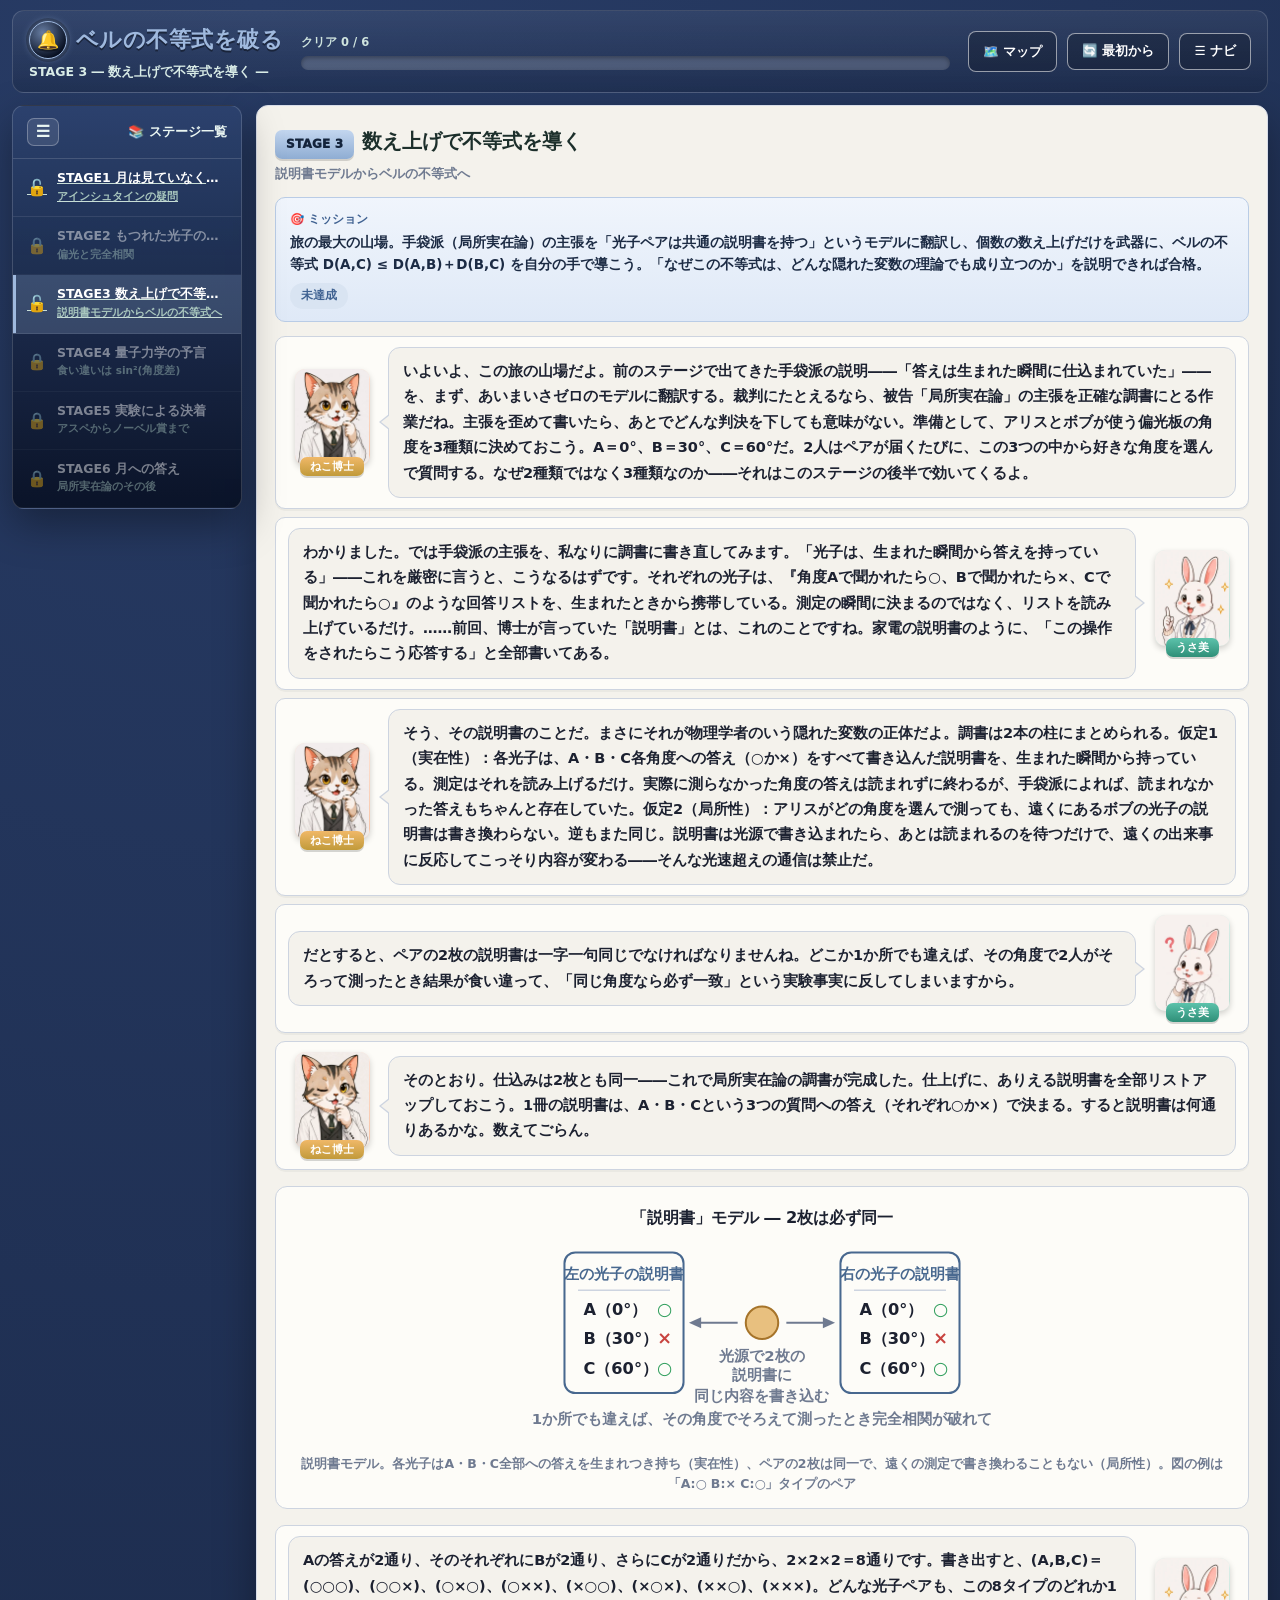
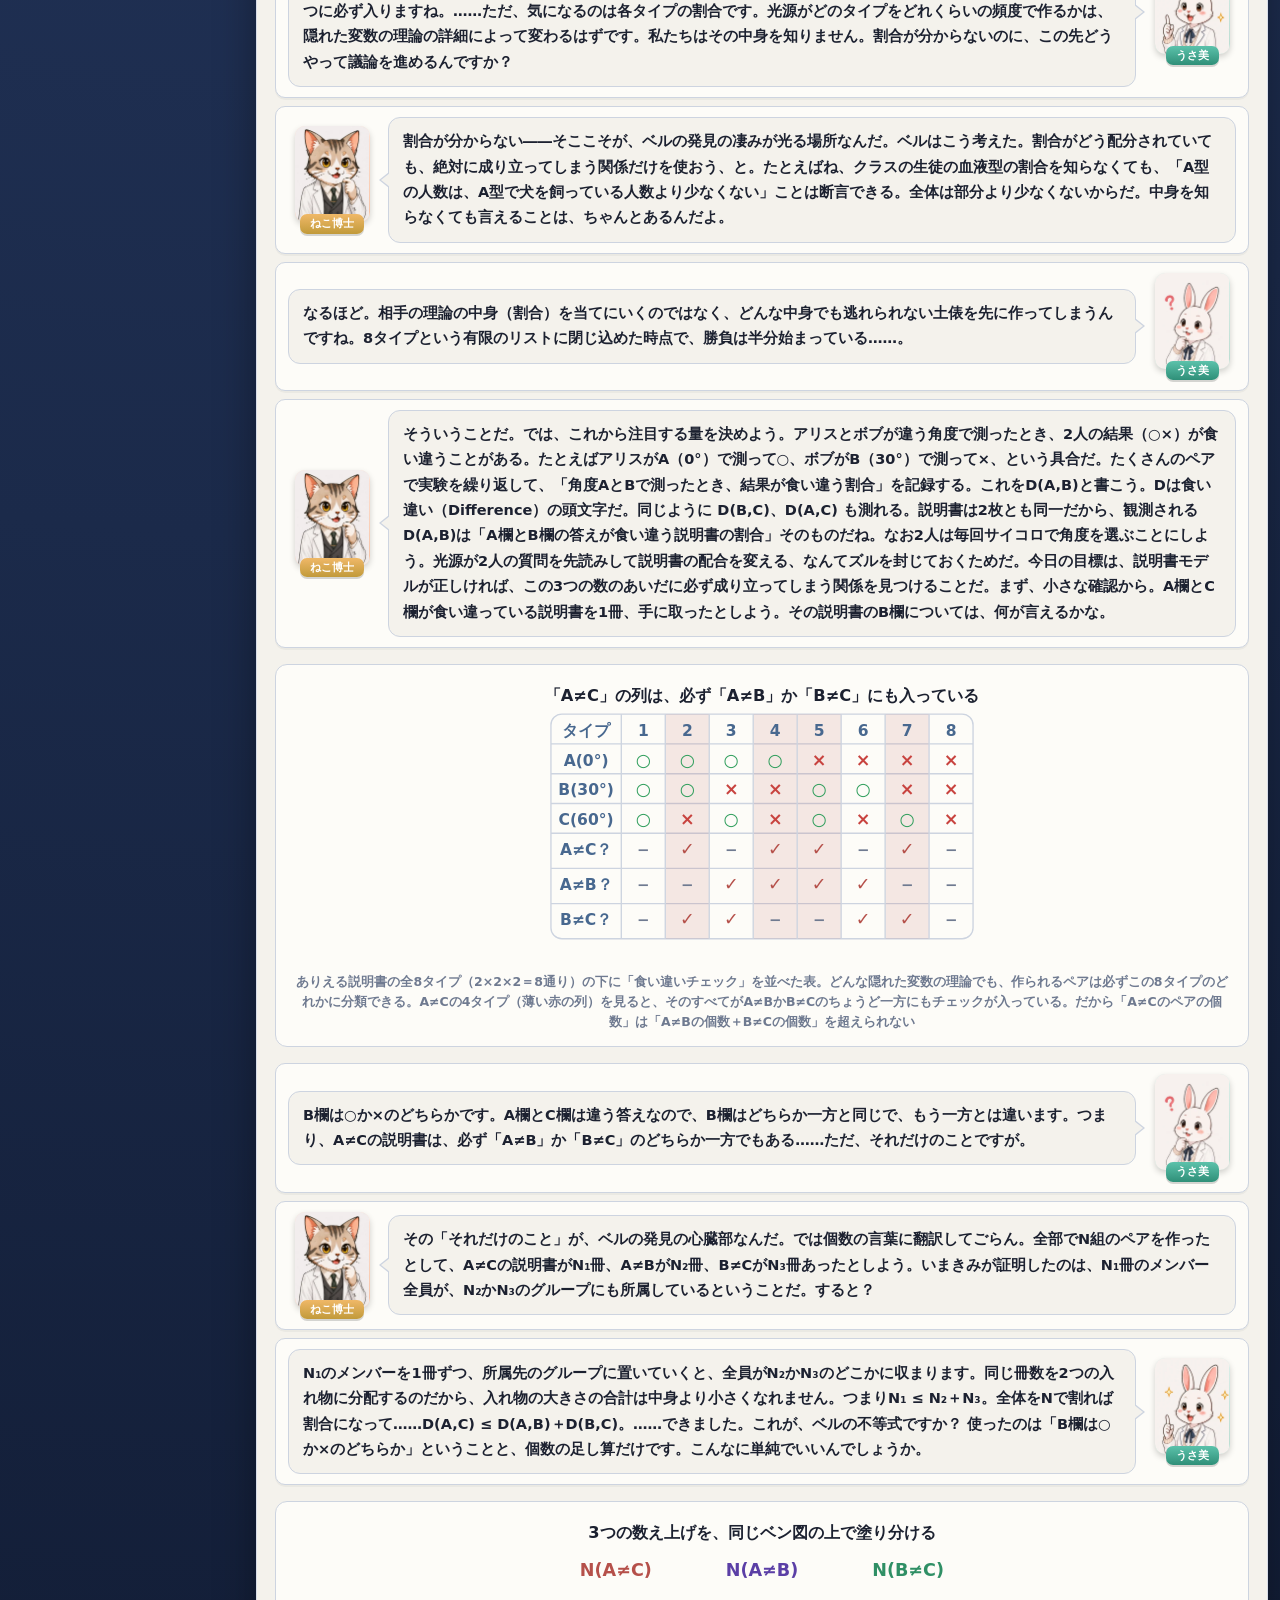
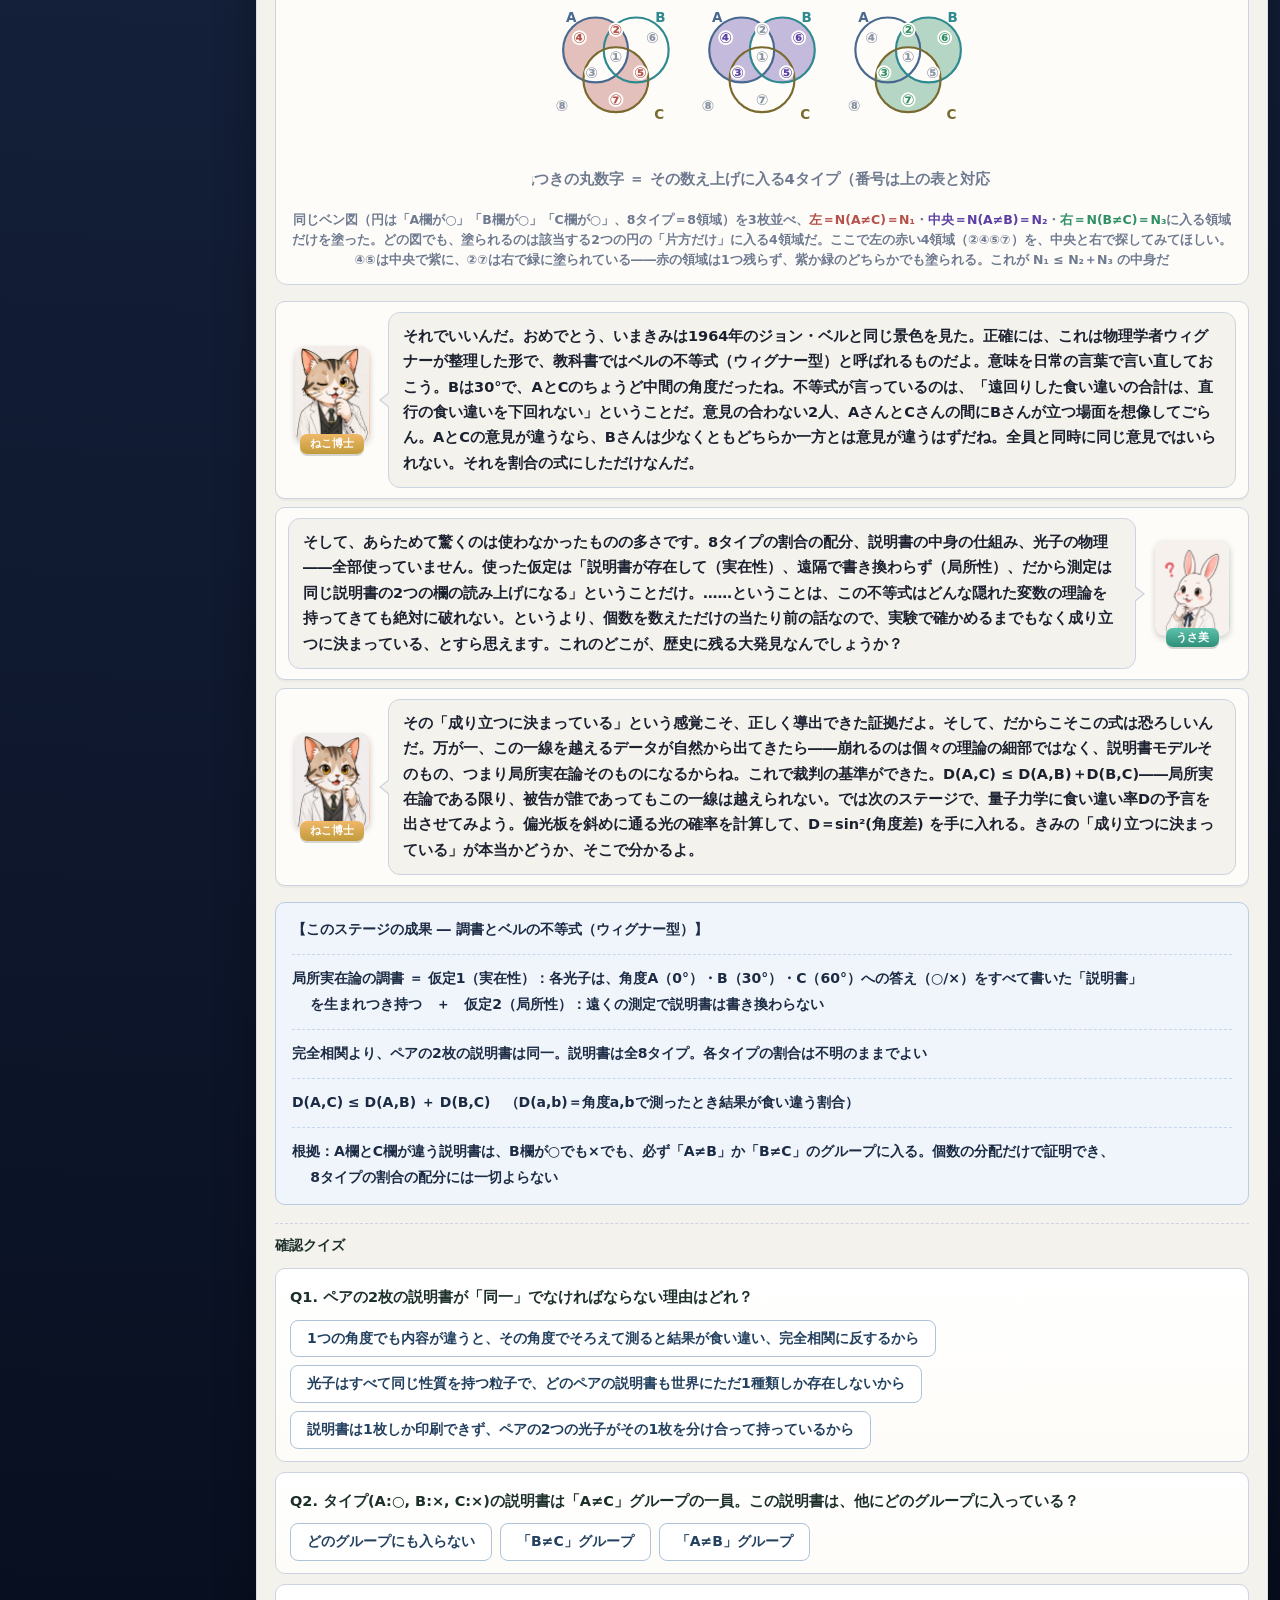
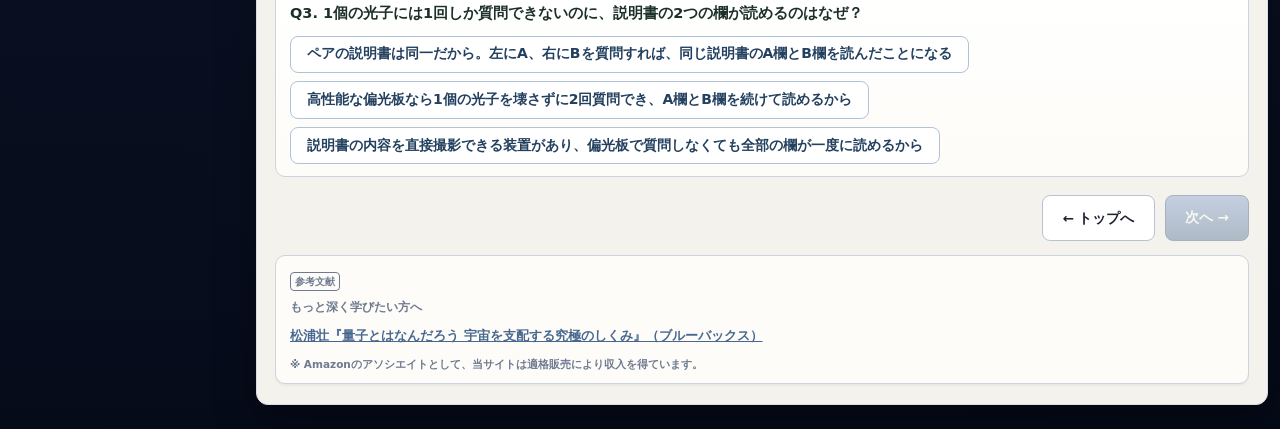
<file: stage3.html>
<!DOCTYPE html>
<html lang="ja">
<head>
<meta charset="UTF-8">
<meta name="viewport" content="width=device-width, initial-scale=1.0">
<meta name="theme-color" content="#1b2a4a">
<!-- Google tag (gtag.js) -->
<script async src="https://www.googletagmanager.com/gtag/js?id=G-9RTQCP2HXM"></script>
<script>
  window.dataLayer = window.dataLayer || [];
  function gtag(){dataLayer.push(arguments);}
  gtag('js', new Date());
  gtag('config', 'G-9RTQCP2HXM');
</script>
<title>STAGE3 数え上げで不等式を導く ― ベルの不等式を破る</title>
<meta name="description" content="アインシュタイン側の「隠れた変数」を、光子ペアが共通の説明書を持つというモデルに翻訳し、8タイプに分類。そこから「AとCで食い違う説明書は、AとBまたはBとCでも食い違う」という、個数についての当たり前の事実だけで、ベルの不等式 D(A,C)≤D(A,B)+D(B,C) を自分の手で導く。">
<link rel="canonical" href="https://quantum-mechanics.habatakijuku.com/bell-inequality/stage3">
<meta property="og:type" content="article">
<meta property="og:site_name" content="ベルの不等式を破る">
<meta property="og:locale" content="ja_JP">
<meta property="og:title" content="STAGE3 数え上げで不等式を導く ― ベルの不等式を破る">
<meta property="og:description" content="隠れた変数を「説明書」モデルに翻訳し、個数の数え上げだけからベルの不等式 D(A,C)≤D(A,B)+D(B,C) を自分の手で導く。旅の最大の山場。">
<meta property="og:url" content="https://quantum-mechanics.habatakijuku.com/bell-inequality/stage3">
<meta property="og:image" content="https://quantum-mechanics.habatakijuku.com/bell-inequality/images/ogp.png">
<meta property="og:image:width" content="1200">
<meta property="og:image:height" content="630">
<meta name="twitter:card" content="summary_large_image">
<link rel="icon" type="image/png" href="images/favicon.png">
<link rel="stylesheet" href="design-system.css">
<style>
  .bq-svg .label{fill:var(--muted);font-size:11px;font-weight:700}
  .bq-svg .strong{fill:var(--ink);font-size:12px;font-weight:900}
  .bq-svg .lbA{fill:var(--gold-dark);font-size:11px;font-weight:900}
  .bq-svg .sheet{fill:var(--paper2);stroke:#48688f;stroke-width:1.5}
  .bq-svg .src{fill:#e8c07f;stroke:#a6742a;stroke-width:1.5}
  .bq-svg .row-line{stroke:var(--line);stroke-width:1}
  .bq-svg .cell{fill:var(--ink);font-size:12px;font-weight:800}
  .bq-svg .arrow{stroke:var(--muted);stroke-width:1.5}
  .bq-svg .arrowhead{fill:var(--muted)}
  .bq-svg .grid{stroke:var(--line);stroke-width:1}
  .bq-svg .ok{fill:var(--ok);font-weight:900;font-size:13px}
  .bq-svg .ng{fill:var(--ng);font-weight:900;font-size:13px}
  .bq-svg .head-cell{fill:var(--gold-dark);font-size:11.5px;font-weight:900}
  .bq-svg .check{fill:#b5504a;font-size:13px;font-weight:900}
  .bq-svg .hl{fill:rgba(181,80,74,.12)}
  .bq-svg .tv-label{font-size:13px;font-weight:900}
  .bq-svg .tv-letter{font-size:10px;font-weight:900}
  .bq-svg .tv-num{font-size:11px;font-weight:900;paint-order:stroke;stroke:#fdfcf8;stroke-width:3px;stroke-linejoin:round}
  .bq-svg .tv-num-dim{font-size:11px;font-weight:700;fill:#8a93a5;paint-order:stroke;stroke:#fdfcf8;stroke-width:3px;stroke-linejoin:round}
</style>
</head>
<body>
<div class="app-shell side-collapsed" id="app-shell">
  <header class="game-header">
    <div class="brand">
      <div class="brand-title"><a class="head-reset home-badge" href="index.html" title="トップへ" aria-label="トップへ">🔔</a> <span>ベルの不等式を破る</span></div>
      <div class="brand-sub">STAGE 3 ― 数え上げで不等式を導く ―</div>
    </div>
    <div class="head-progress-wrap">
      <div class="head-progress-label" id="progress-label">クリア 0 / 6</div>
      <div class="head-progress" role="progressbar" aria-label="クリア済みステージ数" aria-valuemin="0" aria-valuemax="6" aria-valuenow="0"><div class="head-progress-fill" id="progress-fill" style="width:0%"></div></div>
    </div>
    <div class="header-actions">
      <a class="head-reset" href="https://quantum-mechanics.habatakijuku.com/" title="量子力学、冒険の書（シリーズマップ）へ">🗺️ マップ</a>
      <button class="head-reset" id="btn-reset-all">🔄 最初から</button>
      <button class="head-reset" id="head-nav-toggle" title="ステージ一覧の表示切替">☰ ナビ</button>
    </div>
  </header>

  <div class="game-layout">
    <div class="side-backdrop" id="side-backdrop"></div>
    <aside class="side-panel">
      <div class="side-head">
        <button class="side-toggle" id="sidebar-toggle" title="ステージ一覧の表示切替" aria-label="ステージ一覧の表示切替">☰</button>
        <span class="side-head-text">📚 ステージ一覧</span>
      </div>
      <div class="side-list" id="side-list"></div>
    </aside>

    <main class="main-area">
      <div class="chapter-head">
        <span class="chapter-badge">STAGE 3</span><h1 class="chapter-title">数え上げで不等式を導く</h1>
        <div class="chapter-sub">説明書モデルからベルの不等式へ</div>
      </div>

      <div class="mission-box">
        <div class="mission-label">🎯 ミッション</div>
        <div class="mission-text">旅の最大の山場。手袋派（局所実在論）の主張を「光子ペアは共通の説明書を持つ」というモデルに翻訳し、個数の数え上げだけを武器に、ベルの不等式 D(A,C) ≤ D(A,B)＋D(B,C) を自分の手で導こう。「なぜこの不等式は、どんな隠れた変数の理論でも成り立つのか」を説明できれば合格。</div>
        <span class="mission-status" id="mission-status">未達成</span>
      </div>

      <div class="dialogue-scene">
        <div class="dialog-row">
          <div class="dialog-character">
            <div class="dialog-avatar mentor"><img src="images/cat.webp" width="300" height="386" alt=""></div>
            <div class="dialog-name mentor">ねこ博士</div>
          </div>
          <div class="dialog-bubble">いよいよ、この旅の山場だよ。前のステージで出てきた手袋派の説明――「答えは生まれた瞬間に仕込まれていた」――を、まず、あいまいさゼロのモデルに翻訳する。裁判にたとえるなら、被告「局所実在論」の主張を正確な調書にとる作業だね。主張を歪めて書いたら、あとでどんな判決を下しても意味がない。準備として、アリスとボブが使う偏光板の角度を<strong>3種類</strong>に決めておこう。<strong>A＝0°、B＝30°、C＝60°</strong>だ。2人はペアが届くたびに、この3つの中から好きな角度を選んで質問する。なぜ2種類ではなく3種類なのか――それはこのステージの後半で効いてくるよ。</div>
        </div>
        <div class="dialog-row right">
          <div class="dialog-character">
            <div class="dialog-avatar student"><img src="images/rabbit.webp" width="300" height="386" alt=""></div>
            <div class="dialog-name student">うさ美</div>
          </div>
          <div class="dialog-bubble">わかりました。では手袋派の主張を、私なりに調書に書き直してみます。「光子は、生まれた瞬間から答えを持っている」――これを厳密に言うと、こうなるはずです。<strong>それぞれの光子は、『角度Aで聞かれたら○、Bで聞かれたら×、Cで聞かれたら○』のような回答リストを、生まれたときから携帯している</strong>。測定の瞬間に決まるのではなく、リストを読み上げているだけ。……前回、博士が言っていた「説明書」とは、これのことですね。家電の説明書のように、「この操作をされたらこう応答する」と全部書いてある。</div>
        </div>
        <div class="dialog-row">
          <div class="dialog-character">
            <div class="dialog-avatar mentor"><img src="images/cat.webp" width="300" height="386" alt=""></div>
            <div class="dialog-name mentor">ねこ博士</div>
          </div>
          <div class="dialog-bubble">そう、その説明書のことだ。まさにそれが物理学者のいう<strong>隠れた変数</strong>の正体だよ。調書は2本の柱にまとめられる。<strong>仮定1（実在性）：各光子は、A・B・C各角度への答え（○か×）をすべて書き込んだ説明書を、生まれた瞬間から持っている。</strong>測定はそれを読み上げるだけ。実際に測らなかった角度の答えは読まれずに終わるが、手袋派によれば、読まれなかった答えも<strong>ちゃんと存在していた</strong>。<strong>仮定2（局所性）：アリスがどの角度を選んで測っても、遠くにあるボブの光子の説明書は書き換わらない</strong>。逆もまた同じ。説明書は光源で書き込まれたら、あとは読まれるのを待つだけで、遠くの出来事に反応してこっそり内容が変わる――そんな光速超えの通信は禁止だ。</div>
        </div>
        <div class="dialog-row right">
          <div class="dialog-character">
            <div class="dialog-avatar student"><img src="images/rabbitThink.webp" width="300" height="386" alt=""></div>
            <div class="dialog-name student">うさ美</div>
          </div>
          <div class="dialog-bubble">だとすると、ペアの2枚の説明書は<strong>一字一句同じ</strong>でなければなりませんね。どこか1か所でも違えば、その角度で2人がそろって測ったとき結果が食い違って、「同じ角度なら必ず一致」という実験事実に反してしまいますから。</div>
        </div>
        <div class="dialog-row">
          <div class="dialog-character">
            <div class="dialog-avatar mentor"><img src="images/catThink.webp" width="300" height="386" alt=""></div>
            <div class="dialog-name mentor">ねこ博士</div>
          </div>
          <div class="dialog-bubble">そのとおり。<strong>仕込みは2枚とも同一</strong>――これで局所実在論の調書が完成した。仕上げに、ありえる説明書を全部リストアップしておこう。1冊の説明書は、A・B・Cという3つの質問への答え（それぞれ○か×）で決まる。すると説明書は何通りあるかな。数えてごらん。</div>
        </div>
      </div>

      <div class="diagram-box">
        <svg class="bq-svg" viewBox="0 0 340 175" width="100%" role="img" aria-label="中央の光源から左右に飛び出す2つの光子が、A・B・Cの3つの角度への答えが書かれた同一の説明書をそれぞれ持っている図">
          <text class="strong" x="170" y="16" text-anchor="middle">「説明書」モデル ― 2枚は必ず同一</text>
          <circle class="src" cx="170" cy="90" r="12"></circle>
          <text class="label" x="170" y="118" text-anchor="middle">光源で2枚の</text>
          <text class="label" x="170" y="132" text-anchor="middle">説明書に</text>
          <text class="label" x="170" y="148" text-anchor="middle">同じ内容を書き込む</text>
          <line class="arrow" x1="152" y1="90" x2="122" y2="90"></line>
          <polygon class="arrowhead" points="116,90 125,86 125,94"></polygon>
          <line class="arrow" x1="188" y1="90" x2="218" y2="90"></line>
          <polygon class="arrowhead" points="224,90 215,86 215,94"></polygon>
          <rect class="sheet" x="24" y="38" width="88" height="104" rx="8"></rect>
          <text class="lbA" x="68" y="58" text-anchor="middle">左の光子の説明書</text>
          <line class="row-line" x1="34" y1="66" x2="102" y2="66"></line>
          <text class="cell" x="38" y="84">A（0°）</text><text class="ok" x="98" y="84" text-anchor="middle">○</text>
          <text class="cell" x="38" y="106">B（30°）</text><text class="ng" x="98" y="106" text-anchor="middle">×</text>
          <text class="cell" x="38" y="128">C（60°）</text><text class="ok" x="98" y="128" text-anchor="middle">○</text>
          <rect class="sheet" x="228" y="38" width="88" height="104" rx="8"></rect>
          <text class="lbA" x="272" y="58" text-anchor="middle">右の光子の説明書</text>
          <line class="row-line" x1="238" y1="66" x2="306" y2="66"></line>
          <text class="cell" x="242" y="84">A（0°）</text><text class="ok" x="302" y="84" text-anchor="middle">○</text>
          <text class="cell" x="242" y="106">B（30°）</text><text class="ng" x="302" y="106" text-anchor="middle">×</text>
          <text class="cell" x="242" y="128">C（60°）</text><text class="ok" x="302" y="128" text-anchor="middle">○</text>
          <text class="label" x="170" y="165" text-anchor="middle">どこか1か所でも違えば、その角度でそろえて測ったとき完全相関が破れてしまう</text>
        </svg>
        <div class="diagram-caption">説明書モデル。各光子はA・B・C全部への答えを生まれつき持ち（<strong>実在性</strong>）、ペアの2枚は同一で、遠くの測定で書き換わることもない（<strong>局所性</strong>）。図の例は「A:○ B:× C:○」タイプのペア</div>
      </div>

      <div class="dialogue-scene">
        <div class="dialog-row right">
          <div class="dialog-character">
            <div class="dialog-avatar student"><img src="images/rabbit.webp" width="300" height="386" alt=""></div>
            <div class="dialog-name student">うさ美</div>
          </div>
          <div class="dialog-bubble">Aの答えが2通り、そのそれぞれにBが2通り、さらにCが2通りだから、2×2×2＝<strong>8通り</strong>です。書き出すと、(A,B,C)＝(○○○)、(○○×)、(○×○)、(○××)、(×○○)、(×○×)、(××○)、(×××)。どんな光子ペアも、この<strong>8タイプのどれか1つ</strong>に必ず入りますね。……ただ、気になるのは<strong>各タイプの割合</strong>です。光源がどのタイプをどれくらいの頻度で作るかは、隠れた変数の理論の詳細によって変わるはずです。私たちはその中身を知りません。割合が分からないのに、この先どうやって議論を進めるんですか？</div>
        </div>
        <div class="dialog-row">
          <div class="dialog-character">
            <div class="dialog-avatar mentor"><img src="images/cat.webp" width="300" height="386" alt=""></div>
            <div class="dialog-name mentor">ねこ博士</div>
          </div>
          <div class="dialog-bubble">割合が分からない――そここそが、ベルの発見の凄みが光る場所なんだ。ベルはこう考えた。<strong>割合がどう配分されていても、絶対に成り立ってしまう関係だけを使おう</strong>、と。たとえばね、クラスの生徒の血液型の割合を知らなくても、「A型の人数は、A型で犬を飼っている人数より少なくない」ことは断言できる。全体は部分より少なくないからだ。中身を知らなくても言えることは、ちゃんとあるんだよ。</div>
        </div>
        <div class="dialog-row right">
          <div class="dialog-character">
            <div class="dialog-avatar student"><img src="images/rabbitThink.webp" width="300" height="386" alt=""></div>
            <div class="dialog-name student">うさ美</div>
          </div>
          <div class="dialog-bubble">なるほど。相手の理論の中身（割合）を当てにいくのではなく、<strong>どんな中身でも逃れられない土俵</strong>を先に作ってしまうんですね。8タイプという有限のリストに閉じ込めた時点で、勝負は半分始まっている……。</div>
        </div>
        <div class="dialog-row">
          <div class="dialog-character">
            <div class="dialog-avatar mentor"><img src="images/cat.webp" width="300" height="386" alt=""></div>
            <div class="dialog-name mentor">ねこ博士</div>
          </div>
          <div class="dialog-bubble">そういうことだ。では、これから注目する量を決めよう。アリスとボブが<strong>違う角度</strong>で測ったとき、2人の結果（○×）が<strong>食い違う</strong>ことがある。たとえばアリスがA（0°）で測って○、ボブがB（30°）で測って×、という具合だ。たくさんのペアで実験を繰り返して、<strong>「角度AとBで測ったとき、結果が食い違う割合」</strong>を記録する。これを<strong>D(A,B)</strong>と書こう。Dは食い違い（Difference）の頭文字だ。同じように D(B,C)、D(A,C) も測れる。説明書は2枚とも同一だから、観測されるD(A,B)は<strong>「A欄とB欄の答えが食い違う説明書の割合」</strong>そのものだね。なお2人は毎回サイコロで角度を選ぶことにしよう。光源が2人の質問を先読みして説明書の配合を変える、なんてズルを封じておくためだ。今日の目標は、説明書モデルが正しければ、この3つの数のあいだに<strong>必ず成り立ってしまう関係</strong>を見つけることだ。まず、小さな確認から。A欄とC欄が食い違っている説明書を1冊、手に取ったとしよう。その説明書のB欄については、何が言えるかな。</div>
        </div>
      </div>

      <div class="diagram-box">
        <svg class="bq-svg" viewBox="0 0 340 205" width="100%" role="img" aria-label="8タイプの説明書の表。下段に、A欄とC欄が食い違うか、A欄とB欄が食い違うか、B欄とC欄が食い違うかのチェック欄があり、AとCが食い違う4タイプはすべて、他の2つのどちらかにもチェックが入っている">
          <text class="strong" x="170" y="16" text-anchor="middle">「A≠C」の列は、必ず「A≠B」か「B≠C」にも入っている</text>
          <g>
            <rect class="grid" x="14" y="26" width="312" height="166" rx="8" fill="var(--paper2)"></rect>
            <line class="grid" x1="14" y1="48" x2="326" y2="48"></line>
            <line class="grid" x1="14" y1="70" x2="326" y2="70"></line>
            <line class="grid" x1="14" y1="92" x2="326" y2="92"></line>
            <line class="grid" x1="14" y1="114" x2="326" y2="114"></line>
            <line class="grid" x1="14" y1="140" x2="326" y2="140"></line>
            <line class="grid" x1="14" y1="166" x2="326" y2="166"></line>
            <line class="grid" x1="66" y1="26" x2="66" y2="192"></line>
            <text class="head-cell" x="40" y="42" text-anchor="middle">タイプ</text>
            <text class="head-cell" x="40" y="64" text-anchor="middle">A(0°)</text>
            <text class="head-cell" x="40" y="86" text-anchor="middle">B(30°)</text>
            <text class="head-cell" x="40" y="108" text-anchor="middle">C(60°)</text>
            <text class="head-cell" x="40" y="130" text-anchor="middle">A≠C？</text>
            <text class="head-cell" x="40" y="156" text-anchor="middle">A≠B？</text>
            <text class="head-cell" x="40" y="182" text-anchor="middle">B≠C？</text>
          </g>
          <g id="count-cols"></g>
        </svg>
        <div class="diagram-caption">ありえる説明書の全8タイプ（2×2×2＝8通り）の下に「食い違いチェック」を並べた表。どんな隠れた変数の理論でも、作られるペアは必ずこの8タイプのどれかに分類できる。<strong>A≠Cの4タイプ（薄い赤の列）を見ると、そのすべてがA≠BかB≠Cのちょうど一方にもチェックが入っている</strong>。だから「A≠Cのペアの個数」は「A≠Bの個数＋B≠Cの個数」を超えられない</div>
      </div>

      <div class="dialogue-scene">
        <div class="dialog-row right">
          <div class="dialog-character">
            <div class="dialog-avatar student"><img src="images/rabbitThink.webp" width="300" height="386" alt=""></div>
            <div class="dialog-name student">うさ美</div>
          </div>
          <div class="dialog-bubble">B欄は○か×のどちらかです。A欄とC欄は違う答えなので、B欄はどちらか一方と同じで、もう一方とは違います。つまり、A≠Cの説明書は、必ず「A≠B」か「B≠C」のどちらか一方でもある……ただ、それだけのことですが。</div>
        </div>
        <div class="dialog-row">
          <div class="dialog-character">
            <div class="dialog-avatar mentor"><img src="images/cat.webp" width="300" height="386" alt=""></div>
            <div class="dialog-name mentor">ねこ博士</div>
          </div>
          <div class="dialog-bubble">その「それだけのこと」が、ベルの発見の心臓部なんだ。では個数の言葉に翻訳してごらん。全部でN組のペアを作ったとして、A≠Cの説明書がN₁冊、A≠BがN₂冊、B≠CがN₃冊あったとしよう。いまきみが証明したのは、<strong>N₁冊のメンバー全員が、N₂かN₃のグループにも所属している</strong>ということだ。すると？</div>
        </div>
        <div class="dialog-row right">
          <div class="dialog-character">
            <div class="dialog-avatar student"><img src="images/rabbit.webp" width="300" height="386" alt=""></div>
            <div class="dialog-name student">うさ美</div>
          </div>
          <div class="dialog-bubble">N₁のメンバーを1冊ずつ、所属先のグループに置いていくと、全員がN₂かN₃のどこかに収まります。同じ冊数を2つの入れ物に分配するのだから、入れ物の大きさの合計は中身より小さくなれません。つまり<strong>N₁ ≤ N₂＋N₃</strong>。全体をNで割れば割合になって……<strong>D(A,C) ≤ D(A,B)＋D(B,C)</strong>。……できました。これが、ベルの不等式ですか？ 使ったのは「B欄は○か×のどちらか」ということと、個数の足し算だけです。こんなに単純でいいんでしょうか。</div>
        </div>
      </div>

      <div class="diagram-box">
        <svg class="bq-svg" viewBox="0 0 340 205" width="100%" role="img" aria-label="同じ形の3つの円（A欄が○、B欄が○、C欄が○）のベン図を3つ並べ、左はN(A≠C)の4領域を赤、中央はN(A≠B)の4領域を紫、右はN(B≠C)の4領域を緑で塗った図。8タイプは8つの領域に対応し、丸数字で示されている。左で赤く塗られた4領域は、中央の紫か右の緑でも必ず塗られている">
          <text class="strong" x="170" y="16" text-anchor="middle">3つの数え上げを、同じベン図の上で塗り分ける</text>
          <g id="triple-venn"></g>
          <text class="label" x="170" y="198" text-anchor="middle">色つきの丸数字 ＝ その数え上げに入る4タイプ（番号は上の表と対応）</text>
        </svg>
        <div class="diagram-caption">同じベン図（円は「A欄が○」「B欄が○」「C欄が○」、8タイプ＝8領域）を3枚並べ、<strong style="color:#b5504a">左＝N(A≠C)＝N₁</strong>・<strong style="color:#5b3fa6">中央＝N(A≠B)＝N₂</strong>・<strong style="color:#2f8f65">右＝N(B≠C)＝N₃</strong>に入る領域だけを塗った。どの図でも、塗られるのは該当する2つの円の「片方だけ」に入る4領域だ。ここで左の赤い4領域（②④⑤⑦）を、中央と右で探してみてほしい。<strong>④⑤は中央で紫に、②⑦は右で緑に塗られている</strong>――赤の領域は1つ残らず、紫か緑のどちらかでも塗られる。これが N₁ ≤ N₂＋N₃ の中身だ</div>
      </div>

      <div class="dialogue-scene">
        <div class="dialog-row">
          <div class="dialog-character">
            <div class="dialog-avatar mentor"><img src="images/catThink.webp" width="300" height="386" alt=""></div>
            <div class="dialog-name mentor">ねこ博士</div>
          </div>
          <div class="dialog-bubble">それでいいんだ。おめでとう、いまきみは1964年のジョン・ベルと同じ景色を見た。正確には、これは物理学者ウィグナーが整理した形で、教科書では<strong>ベルの不等式（ウィグナー型）</strong>と呼ばれるものだよ。意味を日常の言葉で言い直しておこう。Bは30°で、AとCのちょうど<strong>中間の角度</strong>だったね。不等式が言っているのは、<strong>「遠回りした食い違いの合計は、直行の食い違いを下回れない」</strong>ということだ。意見の合わない2人、AさんとCさんの間にBさんが立つ場面を想像してごらん。AとCの意見が違うなら、Bさんは少なくともどちらか一方とは意見が違うはずだね。全員と同時に同じ意見ではいられない。それを割合の式にしただけなんだ。</div>
        </div>
        <div class="dialog-row right">
          <div class="dialog-character">
            <div class="dialog-avatar student"><img src="images/rabbitThink.webp" width="300" height="386" alt=""></div>
            <div class="dialog-name student">うさ美</div>
          </div>
          <div class="dialog-bubble">そして、あらためて驚くのは<strong>使わなかったもの</strong>の多さです。8タイプの割合の配分、説明書の中身の仕組み、光子の物理――全部使っていません。使った仮定は「説明書が存在して（実在性）、遠隔で書き換わらず（局所性）、だから測定は同じ説明書の2つの欄の読み上げになる」ということだけ。……ということは、この不等式は<strong>どんな隠れた変数の理論を持ってきても絶対に破れない</strong>。というより、個数を数えただけの当たり前の話なので、<strong>実験で確かめるまでもなく成り立つに決まっている</strong>、とすら思えます。これのどこが、歴史に残る大発見なんでしょうか？</div>
        </div>
        <div class="dialog-row">
          <div class="dialog-character">
            <div class="dialog-avatar mentor"><img src="images/cat.webp" width="300" height="386" alt=""></div>
            <div class="dialog-name mentor">ねこ博士</div>
          </div>
          <div class="dialog-bubble">その「成り立つに決まっている」という感覚こそ、正しく導出できた証拠だよ。そして、だからこそこの式は恐ろしいんだ。万が一、この一線を越えるデータが自然から出てきたら――崩れるのは個々の理論の細部ではなく、<strong>説明書モデルそのもの、つまり局所実在論そのもの</strong>になるからね。これで裁判の基準ができた。<strong>D(A,C) ≤ D(A,B)＋D(B,C)</strong>――局所実在論である限り、被告が誰であってもこの一線は越えられない。では次のステージで、量子力学に食い違い率Dの予言を出させてみよう。偏光板を斜めに通る光の確率を計算して、<strong>D＝sin²(角度差)</strong> を手に入れる。きみの「成り立つに決まっている」が本当かどうか、そこで分かるよ。</div>
        </div>
      </div>

      <div class="formula-box">
        <span class="step">【このステージの成果 ― 調書とベルの不等式（ウィグナー型）】</span>
        <span class="step">局所実在論の調書 ＝ 仮定1（実在性）：各光子は、角度A（0°）・B（30°）・C（60°）への答え（○/×）をすべて書いた「説明書」を生まれつき持つ　＋　仮定2（局所性）：遠くの測定で説明書は書き換わらない</span>
        <span class="step">完全相関より、ペアの2枚の説明書は<strong>同一</strong>。説明書は全8タイプ。各タイプの割合は不明のままでよい</span>
        <span class="step"><span class="nw">D(A,C) ≤ D(A,B) ＋ D(B,C)</span>　（D(a,b)＝角度a,bで測ったとき結果が食い違う割合）</span>
        <span class="step">根拠：A欄とC欄が違う説明書は、B欄が○でも×でも、必ず「A≠B」か「B≠C」のグループに入る。個数の分配だけで証明でき、8タイプの割合の配分には一切よらない</span>
      </div>

      <h2 class="quiz-head">確認クイズ</h2>
      <div class="quiz-card" data-quiz>
        <p class="quiz-q">Q1. ペアの2枚の説明書が「同一」でなければならない理由はどれ？</p>
        <div class="choice-list">
          <button class="choice-btn">1つの角度でも内容が違うと、その角度でそろえて測ると結果が食い違い、完全相関に反するから</button>
          <button class="choice-btn">光子はすべて同じ性質を持つ粒子で、どのペアの説明書も世界にただ1種類しか存在しないから</button>
          <button class="choice-btn">説明書は1枚しか印刷できず、ペアの2つの光子がその1枚を分け合って持っているから</button>
        </div>
        <div class="quiz-explain" hidden>正解！ 「同じ角度なら必ず一致」を仕込みで説明するには、仕込みが完全に同じでなければならない。1か所でも違うペアが混ざっていれば、その角度を2人が選んだとき不一致が観測されてしまう。実験事実からの逆算で、モデルの形が絞られた。</div>
      </div>

      <div class="quiz-card" data-quiz>
        <p class="quiz-q">Q2. タイプ(A:○, B:×, C:×)の説明書は「A≠C」グループの一員。この説明書は、他にどのグループに入っている？</p>
        <div class="choice-list">
          <button class="choice-btn">どのグループにも入らない</button>
          <button class="choice-btn">「B≠C」グループ</button>
          <button class="choice-btn">「A≠B」グループ</button>
        </div>
        <div class="quiz-explain" hidden>正解！ A欄は○、B欄は×なので「A≠B」グループに入る（B欄とC欄はどちらも×なのでB≠Cには入らない）。A≠Cの4タイプすべてについて同じ確認をすると、全員がA≠BかB≠Cのどちらかに収容されることが分かる。これが N(A≠C) ≤ N(A≠B)＋N(B≠C) の中身だ。</div>
      </div>

      <div class="quiz-card" data-quiz>
        <p class="quiz-q">Q3. 1個の光子には1回しか質問できないのに、説明書の2つの欄が読めるのはなぜ？</p>
        <div class="choice-list">
          <button class="choice-btn">ペアの説明書は同一だから。左にA、右にBを質問すれば、同じ説明書のA欄とB欄を読んだことになる</button>
          <button class="choice-btn">高性能な偏光板なら1個の光子を壊さずに2回質問でき、A欄とB欄を続けて読めるから</button>
          <button class="choice-btn">説明書の内容を直接撮影できる装置があり、偏光板で質問しなくても全部の欄が一度に読めるから</button>
        </div>
        <div class="quiz-explain" hidden>正解！ もつれペアの完全相関（＝説明書の同一性）のおかげで、左右で手分けして別の欄を読める。ベルの不等式の実験に「もつれ」が不可欠なのはこのためだ。局所性の仮定により、この読み取りが互いを乱すこともない。</div>
      </div>

      <div class="stage-nav">
        <a class="btn" href="index.html">← トップへ</a>
        <button class="btn btn-primary" id="btn-next" disabled>次へ →</button>
      </div>

      <div id="book-recommend"></div>
    </main>
  </div>
</div>

<script src="js/progress.js"></script>
<script>BQ.initStagePage(3);</script>

<script>
(function(){
  // 3枚並びのベン図（N(A≠C)・N(A≠B)・N(B≠C)を1色ずつ塗り分け）をJSで生成
  var g = document.getElementById('triple-venn');
  if (!g) return;
  var ns = 'http://www.w3.org/2000/svg';
  var cy = 110, r = 24;
  var CIRCLE_COLORS = { A: '#48688f', B: '#2f8a8f', C: '#7a6a2f' };
  var panels = [
    { cx: 62,  pair: ['A', 'C'], color: '#b5504a', label: 'N(A≠C)', members: [2, 4, 5, 7] },
    { cx: 170, pair: ['A', 'B'], color: '#5b3fa6', label: 'N(A≠B)', members: [3, 4, 5, 6] },
    { cx: 278, pair: ['B', 'C'], color: '#2f8f65', label: 'N(B≠C)', members: [2, 3, 6, 7] }
  ];
  var OFF = { A: [-15, -11], B: [15, -11], C: [0, 11] };       // 各円の中心（パネル中心からのずれ）
  var REG = { 1: [0, -6], 2: [0, -26], 3: [-18, 6], 4: [-27, -20], 5: [18, 6], 6: [27, -20], 7: [0, 26], 8: [-40, 30] };
  var LETTER = { A: [-33, -36], B: [33, -36], C: [32, 36] };
  var NUMS = '①②③④⑤⑥⑦⑧';

  function circlePath(cx0, cy0) {
    return 'M ' + (cx0 - r) + ' ' + cy0 + ' a ' + r + ' ' + r + ' 0 1 0 ' + (2 * r) + ' 0 a ' + r + ' ' + r + ' 0 1 0 ' + (-2 * r) + ' 0 ';
  }
  function text(x, y, cls, fill, content) {
    var t = document.createElementNS(ns, 'text');
    t.setAttribute('x', x); t.setAttribute('y', y); t.setAttribute('text-anchor', 'middle');
    t.setAttribute('class', cls);
    if (fill) t.setAttribute('fill', fill);
    t.textContent = content;
    g.appendChild(t);
  }

  panels.forEach(function (p) {
    text(p.cx, 44, 'tv-label', p.color, p.label);
    // 2つの円のevenodd塗り＝「片方だけ」に入る領域（対称差）
    var d = '';
    p.pair.forEach(function (k) { d += circlePath(p.cx + OFF[k][0], cy + OFF[k][1]); });
    var path = document.createElementNS(ns, 'path');
    path.setAttribute('d', d); path.setAttribute('fill-rule', 'evenodd');
    path.setAttribute('fill', p.color); path.setAttribute('opacity', '0.35');
    g.appendChild(path);
    ['A', 'B', 'C'].forEach(function (k) {
      var ci = document.createElementNS(ns, 'circle');
      ci.setAttribute('cx', p.cx + OFF[k][0]); ci.setAttribute('cy', cy + OFF[k][1]); ci.setAttribute('r', r);
      ci.setAttribute('fill', 'none'); ci.setAttribute('stroke', CIRCLE_COLORS[k]); ci.setAttribute('stroke-width', '1.6');
      g.appendChild(ci);
      text(p.cx + LETTER[k][0], cy + LETTER[k][1] + 4, 'tv-letter', CIRCLE_COLORS[k], k);
    });
    for (var n = 1; n <= 8; n++) {
      var mem = p.members.indexOf(n) !== -1;
      text(p.cx + REG[n][0], cy + REG[n][1] + 4, mem ? 'tv-num' : 'tv-num-dim', mem ? p.color : null, NUMS.charAt(n - 1));
    }
  });
})();
</script>

<script>
(function(){
  // 8タイプ＋食い違いチェック表の列をJSで生成
  var g = document.getElementById('count-cols');
  if (!g) return;
  var types = [
    ['○','○','○'], ['○','○','×'], ['○','×','○'], ['○','×','×'],
    ['×','○','○'], ['×','○','×'], ['×','×','○'], ['×','×','×']
  ];
  var ns = 'http://www.w3.org/2000/svg';
  var x0 = 66, colW = (326 - x0) / 8;
  types.forEach(function (t, i) {
    var cx = x0 + colW * (i + 0.5);
    var neqAC = t[0] !== t[2], neqAB = t[0] !== t[1], neqBC = t[1] !== t[2];
    if (neqAC) {
      var hl = document.createElementNS(ns, 'rect');
      hl.setAttribute('class', 'hl');
      hl.setAttribute('x', (x0 + colW * i).toFixed(1)); hl.setAttribute('y', '26');
      hl.setAttribute('width', colW.toFixed(1)); hl.setAttribute('height', '166');
      g.appendChild(hl);
    }
    if (i > 0) {
      var vl = document.createElementNS(ns, 'line');
      vl.setAttribute('class', 'grid');
      vl.setAttribute('x1', (x0 + colW * i).toFixed(1)); vl.setAttribute('x2', (x0 + colW * i).toFixed(1));
      vl.setAttribute('y1', '26'); vl.setAttribute('y2', '192');
      g.appendChild(vl);
    }
    function put(text, y, cls) {
      var el = document.createElementNS(ns, 'text');
      el.setAttribute('class', cls);
      el.setAttribute('x', cx.toFixed(1)); el.setAttribute('y', String(y));
      el.setAttribute('text-anchor', 'middle');
      el.textContent = text;
      g.appendChild(el);
    }
    put(String(i + 1), 42, 'head-cell');
    put(t[0], 64, t[0] === '○' ? 'ok' : 'ng');
    put(t[1], 86, t[1] === '○' ? 'ok' : 'ng');
    put(t[2], 108, t[2] === '○' ? 'ok' : 'ng');
    put(neqAC ? '✓' : '−', 130, neqAC ? 'check' : 'label');
    put(neqAB ? '✓' : '−', 156, neqAB ? 'check' : 'label');
    put(neqBC ? '✓' : '−', 182, neqBC ? 'check' : 'label');
  });
})();
</script>
<script src="https://my.habatakijuku.com/sync.js" defer></script>
</body>
</html>
</file>
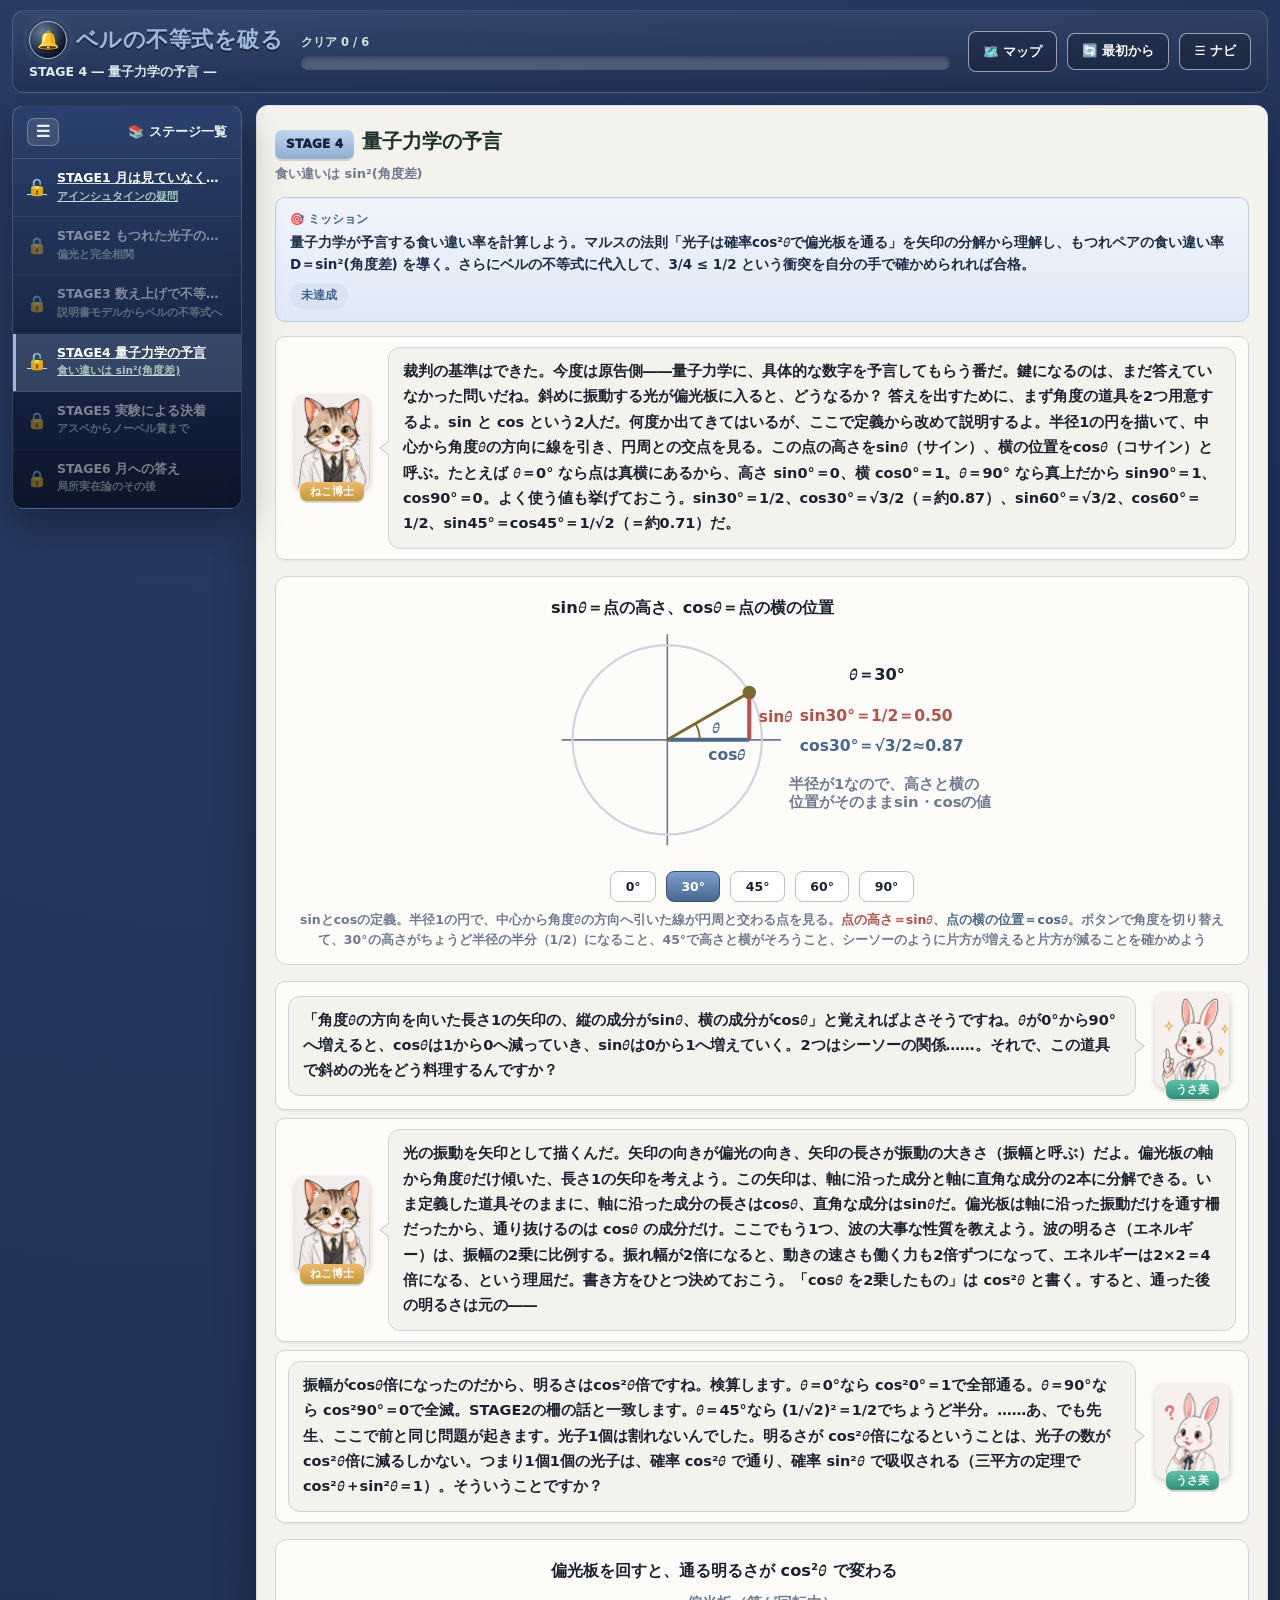
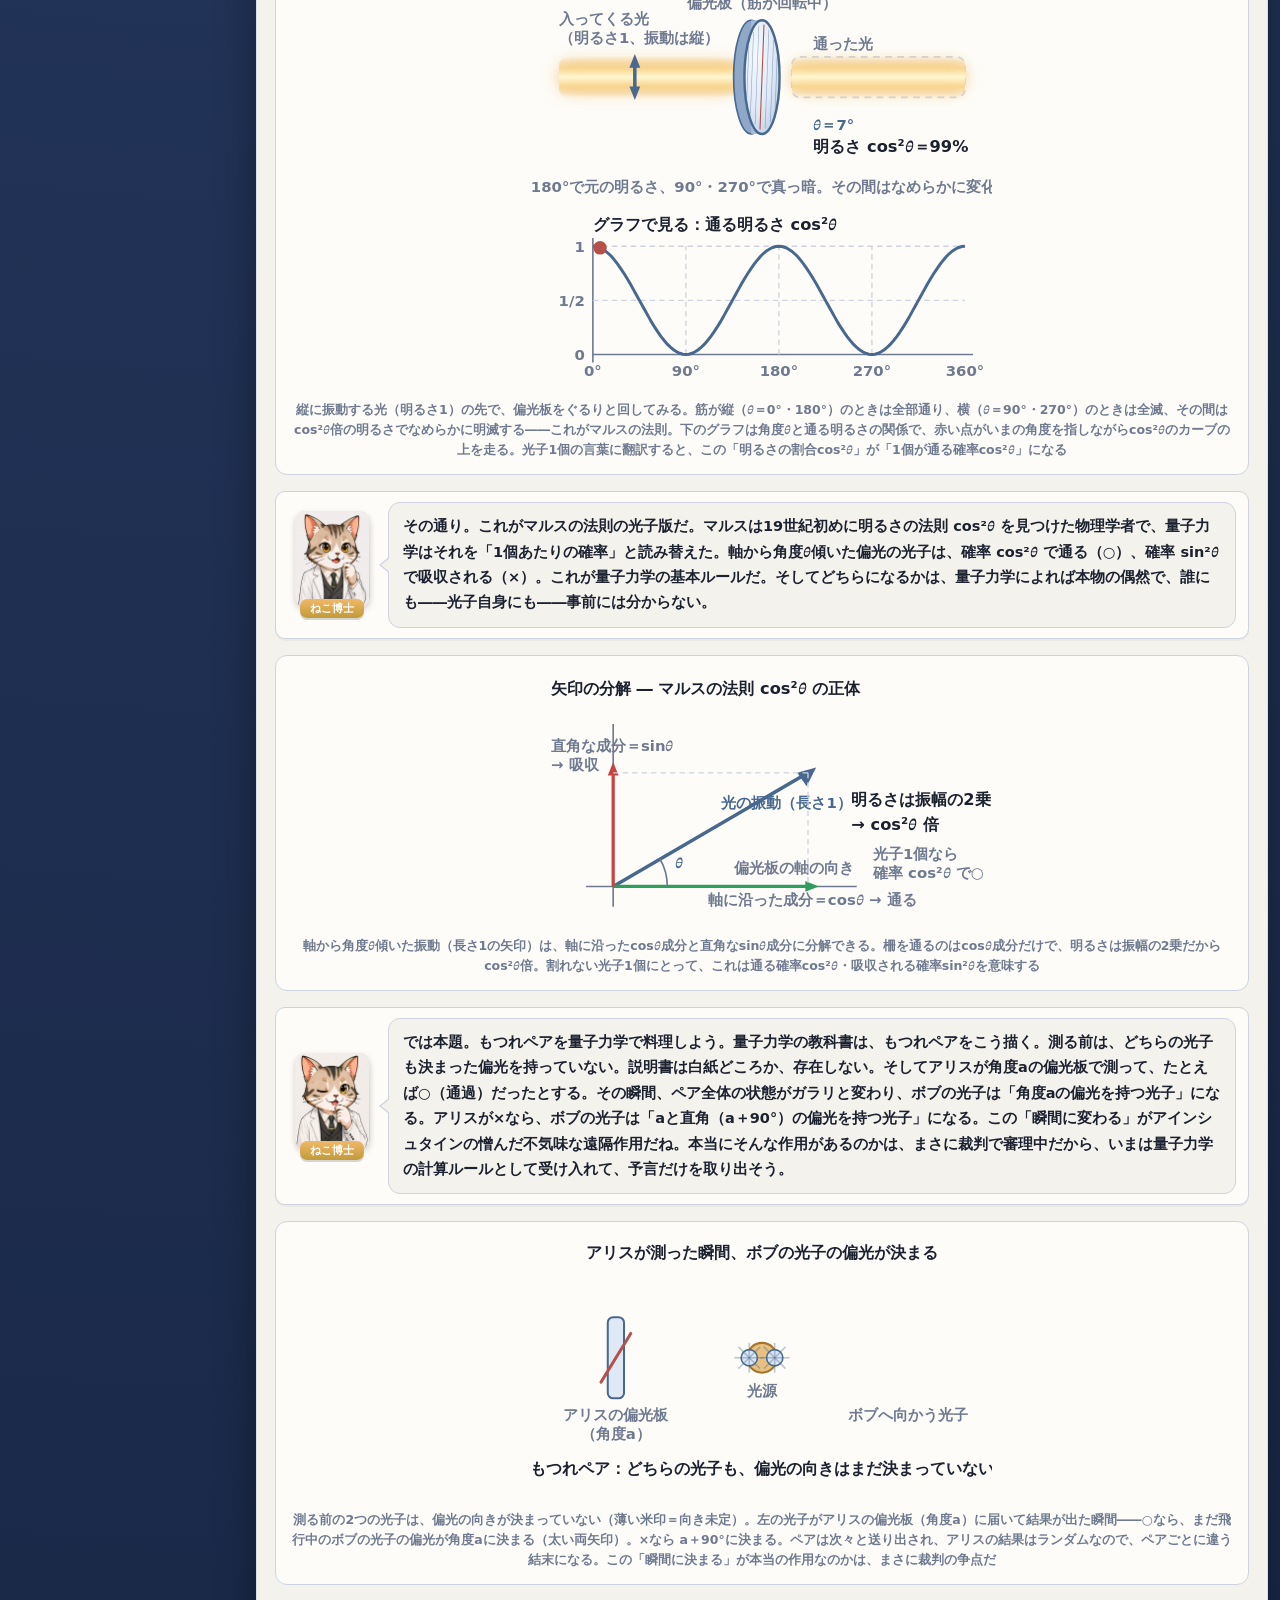
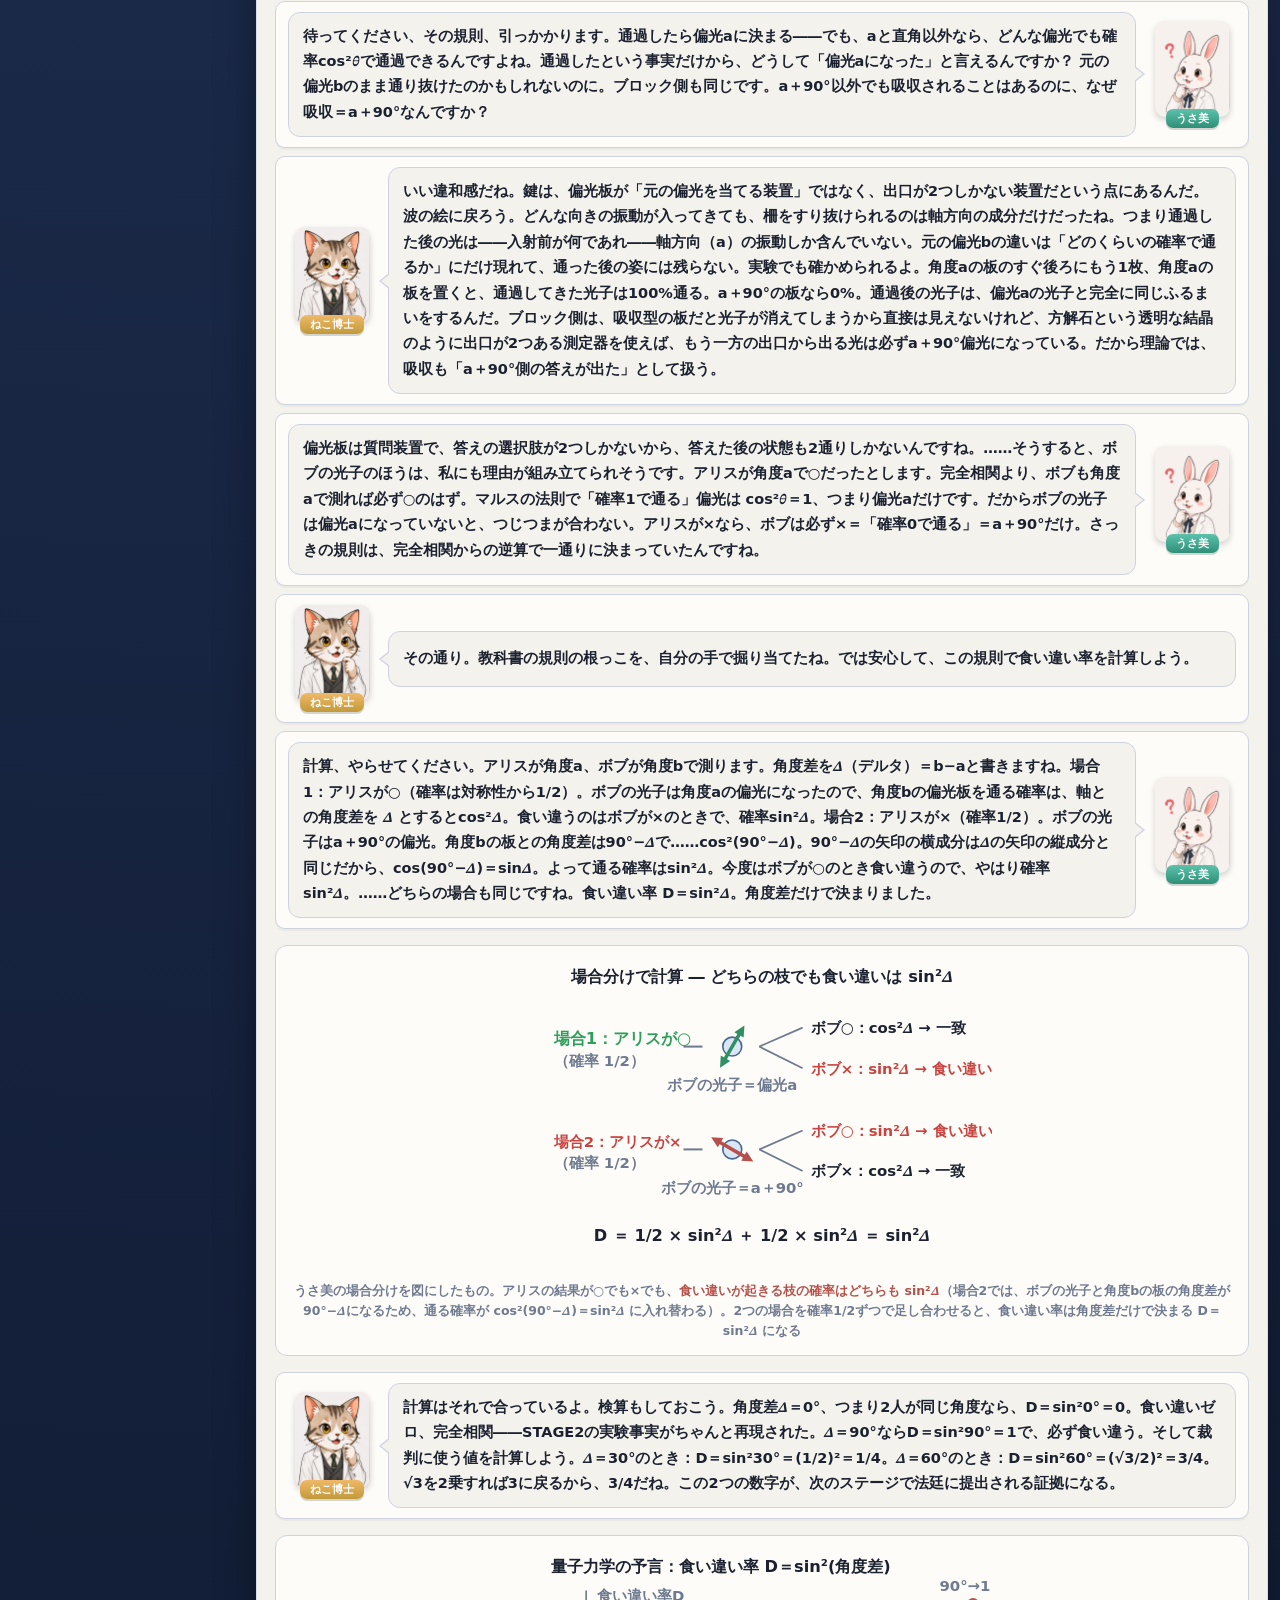
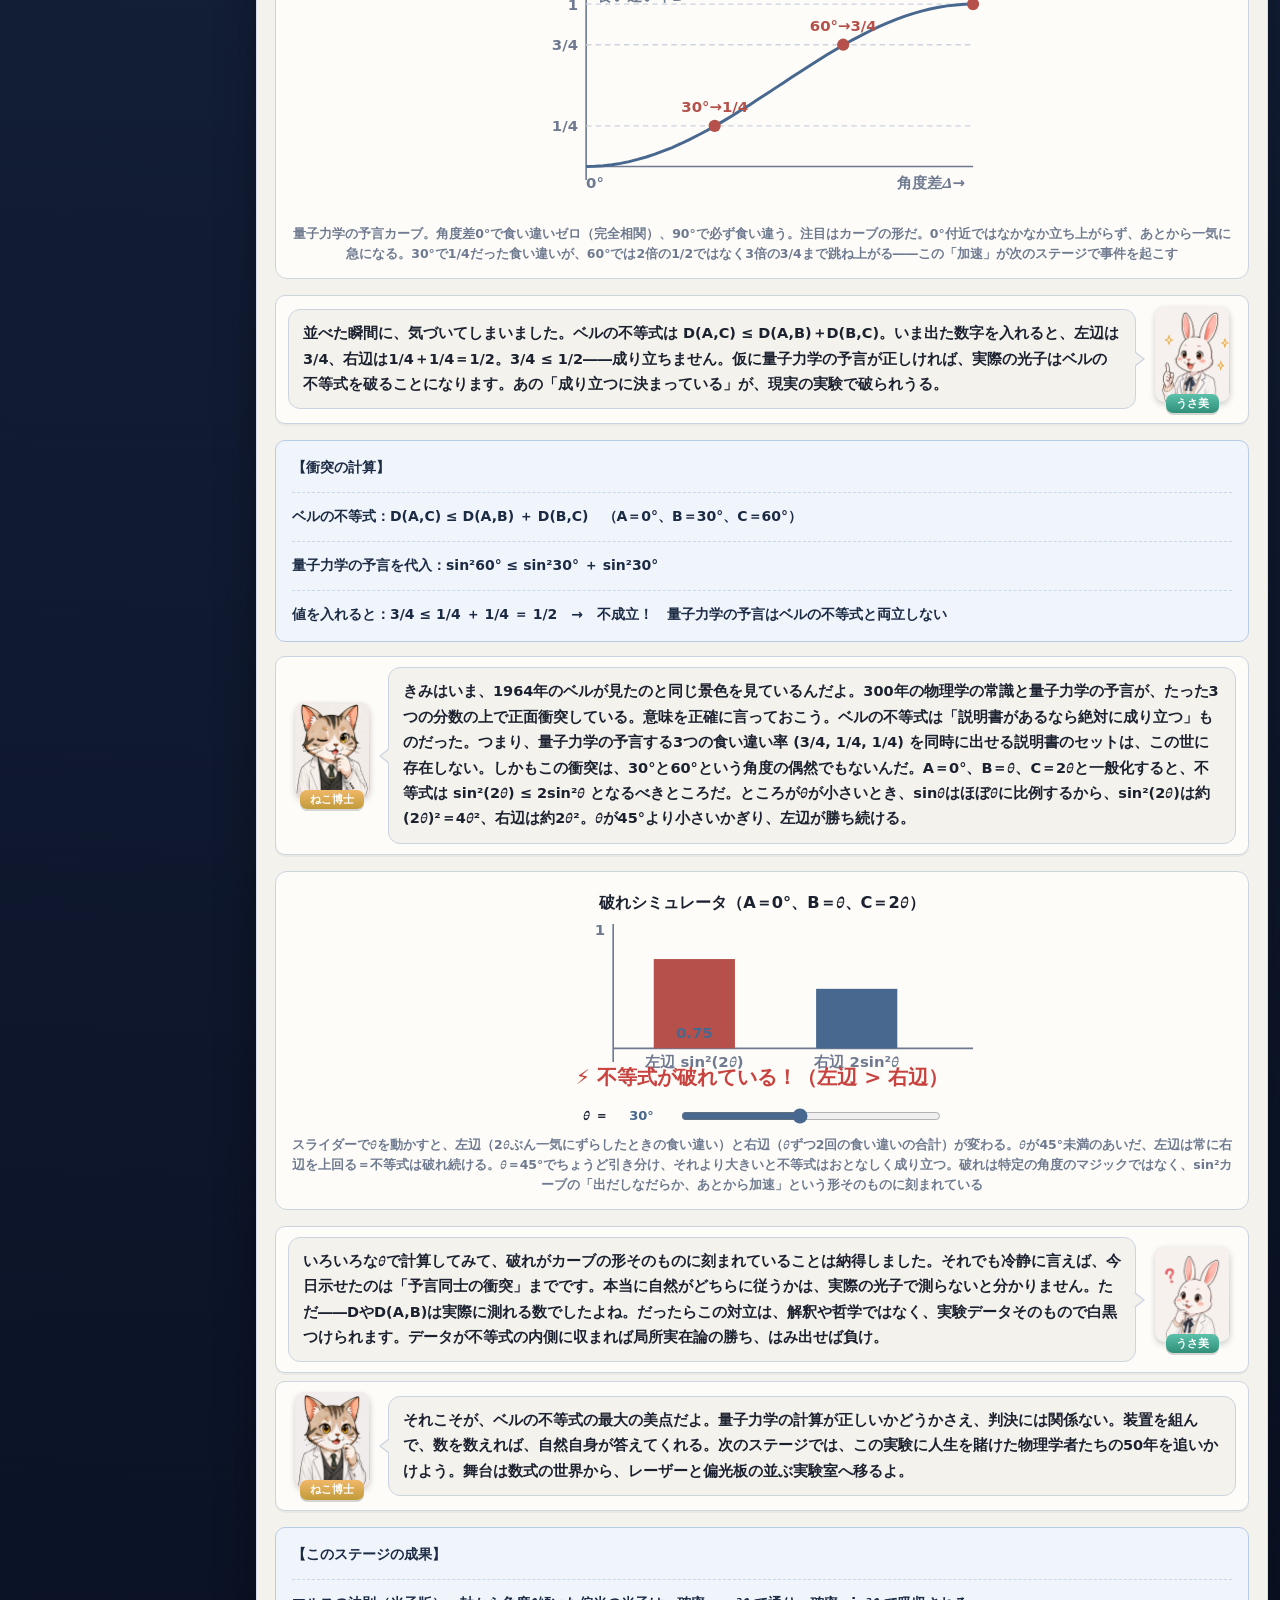
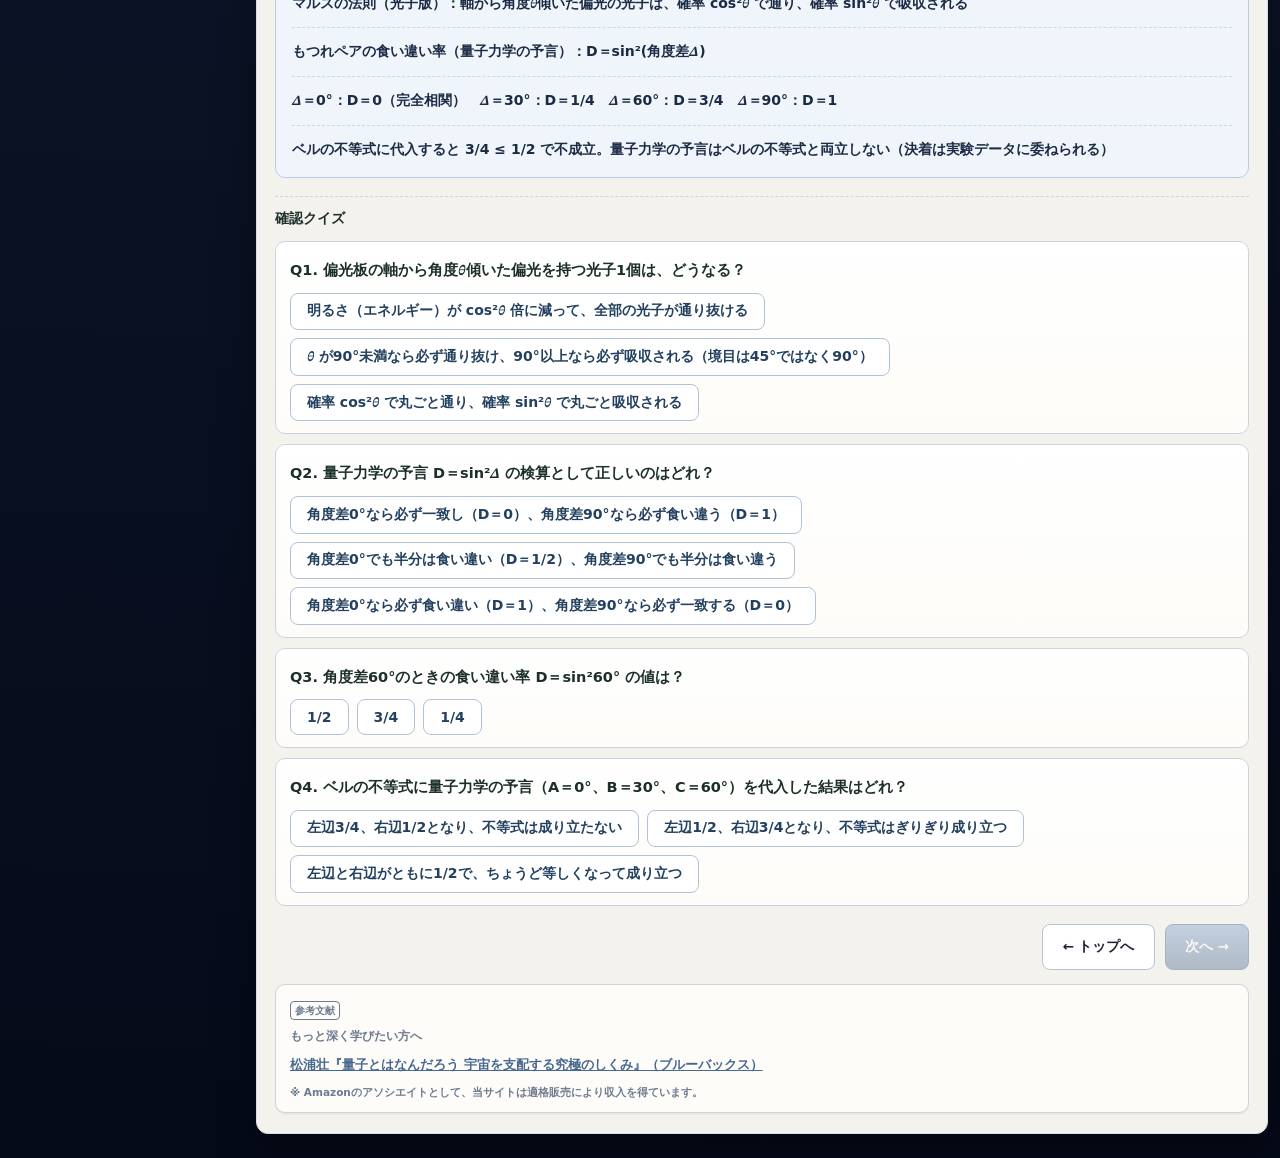
<file: stage4.html>
<!DOCTYPE html>
<html lang="ja">
<head>
<meta charset="UTF-8">
<meta name="viewport" content="width=device-width, initial-scale=1.0">
<meta name="theme-color" content="#1b2a4a">
<!-- Google tag (gtag.js) -->
<script async src="https://www.googletagmanager.com/gtag/js?id=G-9RTQCP2HXM"></script>
<script>
  window.dataLayer = window.dataLayer || [];
  function gtag(){dataLayer.push(arguments);}
  gtag('js', new Date());
  gtag('config', 'G-9RTQCP2HXM');
</script>
<title>STAGE4 量子力学の予言 ― ベルの不等式を破る</title>
<meta name="description" content="量子力学はもつれ光子の食い違い率をいくつと予言するのか。マルスの法則（偏光板を通る確率cos²θ）を矢印の分解から導き、もつれペアの食い違い率 D＝sin²(角度差) を計算する。sin30°=1/2、sin60°=√3/2 から D(30°)=1/4、D(60°)=3/4。">
<link rel="canonical" href="https://quantum-mechanics.habatakijuku.com/bell-inequality/stage4">
<meta property="og:type" content="article">
<meta property="og:site_name" content="ベルの不等式を破る">
<meta property="og:locale" content="ja_JP">
<meta property="og:title" content="STAGE4 量子力学の予言 ― ベルの不等式を破る">
<meta property="og:description" content="マルスの法則 cos²θ から、もつれ光子ペアの食い違い率 D＝sin²(角度差) を導く。対決の弾丸を込める回。">
<meta property="og:url" content="https://quantum-mechanics.habatakijuku.com/bell-inequality/stage4">
<meta property="og:image" content="https://quantum-mechanics.habatakijuku.com/bell-inequality/images/ogp.png">
<meta property="og:image:width" content="1200">
<meta property="og:image:height" content="630">
<meta name="twitter:card" content="summary_large_image">
<link rel="icon" type="image/png" href="images/favicon.png">
<link rel="stylesheet" href="design-system.css">
<style>
  .bq-svg .label{fill:var(--muted);font-size:11px;font-weight:700}
  .bq-svg .strong{fill:var(--ink);font-size:12px;font-weight:900}
  .bq-svg .lbA{fill:var(--gold-dark);font-size:11px;font-weight:900}
  .bq-svg .lbR{fill:#b5504a;font-size:11px;font-weight:900}
  .bq-svg .axis{stroke:var(--muted);stroke-width:1.2}
  .bq-svg .vecmain{stroke:#48688f;stroke-width:2.6}
  .bq-svg .vecmain-h{fill:#48688f}
  .bq-svg .veccos{stroke:var(--ok);stroke-width:2.4}
  .bq-svg .veccos-h{fill:var(--ok)}
  .bq-svg .vecsin{stroke:var(--ng);stroke-width:2.4}
  .bq-svg .vecsin-h{fill:var(--ng)}
  .bq-svg .tie{stroke:var(--line);stroke-width:1;stroke-dasharray:4 3}
  .bq-svg .curve{fill:none;stroke:#48688f;stroke-width:2.2}
  .bq-svg .pt{fill:#b5504a}
  .bq-svg .grid{stroke:var(--line);stroke-width:1;stroke-dasharray:4 3}
  .bq-svg .uc-axis{stroke:var(--muted);stroke-width:1.2}
  .bq-svg .uc-circle{fill:none;stroke:var(--line);stroke-width:1.6}
  .bq-svg .uc-radius{stroke:#7a6a2f;stroke-width:2.2}
  .bq-svg .uc-sin{stroke:#b5504a;stroke-width:3}
  .bq-svg .uc-cos{stroke:#48688f;stroke-width:3}
  .bq-svg .uc-arc{fill:none;stroke:#7a6a2f;stroke-width:1.4}
  .bq-svg .uc-dot{fill:#7a6a2f}
  .bq-svg .uc-sintxt{fill:#b5504a;font-size:11.5px;font-weight:900}
  .bq-svg .uc-costxt{fill:#48688f;font-size:11.5px;font-weight:900}
  .bq-svg .rp-outline{fill:none;stroke:var(--line);stroke-width:1.2;stroke-dasharray:5 4}
  .bq-svg .rp-axis{stroke:#b5504a;stroke-width:2.6;stroke-linecap:round}
  .bq-svg .rp-grate-line{stroke:#48688f;stroke-width:1.5;opacity:.5;stroke-linecap:round}
  .bq-svg .cl-src{fill:#e8c07f;stroke:#a6742a;stroke-width:1.5}
  .bq-svg .cl-pol{fill:#dfe9f6;stroke:#48688f;stroke-width:1.5}
  .bq-svg .cl-dial{stroke:#b5504a;stroke-width:2.2;stroke-linecap:round}
  .bq-svg .cl-ph{fill:#dbe6f5;stroke:#48688f;stroke-width:1.2}
  .bq-svg .cl-fuzzy line{stroke:#48688f;stroke-width:1.2;opacity:.35}
  .bq-svg .cl-arrow{stroke:#2f8f65;stroke-width:3}
  .bq-svg .cl-arrow-h{fill:#2f8f65}
  .bq-svg .cl-ok{fill:var(--ok);font-size:18px;font-weight:900}
  .bq-svg .cl-ng{fill:var(--ng);font-size:18px;font-weight:900}
  .bq-svg .cs-ok{fill:var(--ok);font-size:12px;font-weight:900}
  .bq-svg .cs-ng{fill:var(--ng);font-size:11px;font-weight:900}
  .bq-svg .cs-plain{fill:var(--ink);font-size:11px;font-weight:800}
  .bq-svg .arrow2{stroke:var(--muted);stroke-width:1.5}
  .bq-svg .fork{stroke:var(--muted);stroke-width:1.3}
  .bq-svg .barL{fill:#b5504a}
  .bq-svg .barR{fill:#48688f}
  .bq-svg .verdict-ng{fill:var(--ng);font-size:15px;font-weight:900}
  .bq-svg .verdict-ok{fill:var(--ok);font-size:15px;font-weight:900}
  .sim-controls label{font-size:13px;font-weight:800;color:var(--ink)}
  .sim-controls input[type="range"]{width:min(60%,260px);accent-color:#48688f}
  .sim-value{font-size:13px;font-weight:900;color:var(--gold-dark);min-width:4.5em;display:inline-block}
  .sim-controls{display:flex;align-items:center;gap:10px;flex-wrap:wrap;justify-content:center;margin-top:8px}
  .sim-controls .btn{font-size:12.5px;padding:.45rem .9rem}
  .sim-controls .btn[aria-pressed="true"]{background:linear-gradient(#7d9fce,#48688f);border-color:#35507a;color:#fff}
</style>
</head>
<body>
<div class="app-shell side-collapsed" id="app-shell">
  <header class="game-header">
    <div class="brand">
      <div class="brand-title"><a class="head-reset home-badge" href="index.html" title="トップへ" aria-label="トップへ">🔔</a> <span>ベルの不等式を破る</span></div>
      <div class="brand-sub">STAGE 4 ― 量子力学の予言 ―</div>
    </div>
    <div class="head-progress-wrap">
      <div class="head-progress-label" id="progress-label">クリア 0 / 6</div>
      <div class="head-progress" role="progressbar" aria-label="クリア済みステージ数" aria-valuemin="0" aria-valuemax="6" aria-valuenow="0"><div class="head-progress-fill" id="progress-fill" style="width:0%"></div></div>
    </div>
    <div class="header-actions">
      <a class="head-reset" href="https://quantum-mechanics.habatakijuku.com/" title="量子力学、冒険の書（シリーズマップ）へ">🗺️ マップ</a>
      <button class="head-reset" id="btn-reset-all">🔄 最初から</button>
      <button class="head-reset" id="head-nav-toggle" title="ステージ一覧の表示切替">☰ ナビ</button>
    </div>
  </header>

  <div class="game-layout">
    <div class="side-backdrop" id="side-backdrop"></div>
    <aside class="side-panel">
      <div class="side-head">
        <button class="side-toggle" id="sidebar-toggle" title="ステージ一覧の表示切替" aria-label="ステージ一覧の表示切替">☰</button>
        <span class="side-head-text">📚 ステージ一覧</span>
      </div>
      <div class="side-list" id="side-list"></div>
    </aside>

    <main class="main-area">
      <div class="chapter-head">
        <span class="chapter-badge">STAGE 4</span><h1 class="chapter-title">量子力学の予言</h1>
        <div class="chapter-sub">食い違いは sin²(角度差)</div>
      </div>

      <div class="mission-box">
        <div class="mission-label">🎯 ミッション</div>
        <div class="mission-text">量子力学が予言する食い違い率を計算しよう。マルスの法則「光子は確率cos²θで偏光板を通る」を矢印の分解から理解し、もつれペアの食い違い率 D＝sin²(角度差) を導く。さらにベルの不等式に代入して、3/4 ≤ 1/2 という衝突を自分の手で確かめられれば合格。</div>
        <span class="mission-status" id="mission-status">未達成</span>
      </div>

      <div class="dialogue-scene">
        <div class="dialog-row">
          <div class="dialog-character">
            <div class="dialog-avatar mentor"><img src="images/cat.webp" width="300" height="386" alt=""></div>
            <div class="dialog-name mentor">ねこ博士</div>
          </div>
          <div class="dialog-bubble">裁判の基準はできた。今度は原告側――量子力学に、具体的な数字を予言してもらう番だ。鍵になるのは、まだ答えていなかった問いだね。<strong>斜めに振動する光が偏光板に入ると、どうなるか？</strong> 答えを出すために、まず角度の道具を2つ用意するよ。sin と cos という2人だ。何度か出てきてはいるが、ここで定義から改めて説明するよ。半径1の円を描いて、中心から角度θの方向に線を引き、円周との交点を見る。この点の<strong>高さ</strong>を<strong>sinθ（サイン）</strong>、<strong>横の位置</strong>を<strong>cosθ（コサイン）</strong>と呼ぶ。たとえば θ＝0° なら点は真横にあるから、高さ sin0°＝0、横 cos0°＝1。θ＝90° なら真上だから sin90°＝1、cos90°＝0。よく使う値も挙げておこう。<strong>sin30°＝1/2、cos30°＝√3/2（＝約0.87）、sin60°＝√3/2、cos60°＝1/2、sin45°＝cos45°＝1/√2（＝約0.71）</strong>だ。</div>
        </div>
      </div>

      <div class="diagram-box">
        <svg class="bq-svg" id="uc-svg" viewBox="0 0 340 195" width="100%" role="img" aria-label="半径1の円の図。中心から角度θの方向に引いた線と円周の交点について、その高さがsinθ、横の位置がcosθであることを示す。ボタンで角度を0°・30°・45°・60°・90°に切り替えると、点の位置とsin・cosの値が変わる">
          <text class="strong" x="14" y="16">sinθ＝点の高さ、cosθ＝点の横の位置</text>
          <line class="uc-axis" x1="22" y1="110" x2="184" y2="110"></line>
          <line class="uc-axis" x1="100" y1="188" x2="100" y2="32"></line>
          <circle class="uc-circle" cx="100" cy="110" r="70"></circle>
          <line class="uc-cos" id="uc-cosline" x1="100" y1="110" x2="160" y2="110"></line>
          <line class="uc-sin" id="uc-sinline" x1="160" y1="110" x2="160" y2="75"></line>
          <line class="uc-radius" id="uc-radius" x1="100" y1="110" x2="160" y2="75"></line>
          <path class="uc-arc" id="uc-arc" d=""></path>
          <text class="lbA" id="uc-theta" x="130" y="104">θ</text>
          <circle class="uc-dot" id="uc-dot" cx="160" cy="75" r="5"></circle>
          <text class="uc-sintxt" id="uc-sinlabel" x="168" y="95">sinθ</text>
          <text class="uc-costxt" id="uc-coslabel" x="128" y="124">cosθ</text>
          <text class="strong" id="uc-ang" x="255" y="66" text-anchor="middle">θ＝30°</text>
          <text class="uc-sintxt" id="uc-sinval" x="198" y="96">sin30°＝1/2＝0.50</text>
          <text class="uc-costxt" id="uc-cosval" x="198" y="118">cos30°＝√3/2≈0.87</text>
          <text class="label" x="190" y="146">半径が1なので、高さと横の</text>
          <text class="label" x="190" y="160">位置がそのままsin・cosの値</text>
        </svg>
        <div class="sim-controls" id="uc-controls">
          <button class="btn" data-ucangle="0" aria-pressed="false">0°</button>
          <button class="btn" data-ucangle="30" aria-pressed="true">30°</button>
          <button class="btn" data-ucangle="45" aria-pressed="false">45°</button>
          <button class="btn" data-ucangle="60" aria-pressed="false">60°</button>
          <button class="btn" data-ucangle="90" aria-pressed="false">90°</button>
        </div>
        <div class="diagram-caption">sinとcosの定義。半径1の円で、中心から角度θの方向へ引いた線が円周と交わる点を見る。<strong style="color:#b5504a">点の高さ＝sinθ</strong>、<strong style="color:#48688f">点の横の位置＝cosθ</strong>。ボタンで角度を切り替えて、30°の高さがちょうど半径の半分（1/2）になること、45°で高さと横がそろうこと、シーソーのように片方が増えると片方が減ることを確かめよう</div>
      </div>

      <div class="dialogue-scene">
        <div class="dialog-row right">
          <div class="dialog-character">
            <div class="dialog-avatar student"><img src="images/rabbit.webp" width="300" height="386" alt=""></div>
            <div class="dialog-name student">うさ美</div>
          </div>
          <div class="dialog-bubble">「角度θの方向を向いた長さ1の矢印の、縦の成分がsinθ、横の成分がcosθ」と覚えればよさそうですね。θが0°から90°へ増えると、cosθは1から0へ減っていき、sinθは0から1へ増えていく。2つはシーソーの関係……。それで、この道具で斜めの光をどう料理するんですか？</div>
        </div>
        <div class="dialog-row">
          <div class="dialog-character">
            <div class="dialog-avatar mentor"><img src="images/cat.webp" width="300" height="386" alt=""></div>
            <div class="dialog-name mentor">ねこ博士</div>
          </div>
          <div class="dialog-bubble">光の振動を<strong>矢印</strong>として描くんだ。矢印の向きが偏光の向き、矢印の長さが振動の大きさ（<strong>振幅</strong>と呼ぶ）だよ。偏光板の軸から角度θだけ傾いた、長さ1の矢印を考えよう。この矢印は、<strong>軸に沿った成分</strong>と<strong>軸に直角な成分</strong>の2本に分解できる。いま定義した道具そのままに、軸に沿った成分の長さは<strong>cosθ</strong>、直角な成分は<strong>sinθ</strong>だ。偏光板は軸に沿った振動だけを通す柵だったから、通り抜けるのは cosθ の成分だけ。ここでもう1つ、波の大事な性質を教えよう。<strong>波の明るさ（エネルギー）は、振幅の2乗に比例する</strong>。振れ幅が2倍になると、動きの速さも働く力も2倍ずつになって、エネルギーは2×2＝4倍になる、という理屈だ。書き方をひとつ決めておこう。「cosθ を2乗したもの」は <strong>cos²θ</strong> と書く。すると、通った後の明るさは元の――</div>
        </div>
        <div class="dialog-row right">
          <div class="dialog-character">
            <div class="dialog-avatar student"><img src="images/rabbitThink.webp" width="300" height="386" alt=""></div>
            <div class="dialog-name student">うさ美</div>
          </div>
          <div class="dialog-bubble">振幅がcosθ倍になったのだから、明るさは<strong>cos²θ倍</strong>ですね。検算します。θ＝0°なら cos²0°＝1で全部通る。θ＝90°なら cos²90°＝0で全滅。STAGE2の柵の話と一致します。θ＝45°なら (1/√2)²＝1/2でちょうど半分。……あ、でも先生、ここで前と同じ問題が起きます。<strong>光子1個は割れない</strong>んでした。明るさが cos²θ倍になるということは、光子の数が cos²θ倍に減るしかない。つまり<strong>1個1個の光子は、確率 cos²θ で通り、確率 sin²θ で吸収される</strong>（三平方の定理でcos²θ＋sin²θ＝1）。そういうことですか？</div>
        </div>
      </div>

      <div class="diagram-box">
        <svg class="bq-svg" id="rp-svg" viewBox="0 0 340 318" width="100%" role="img" aria-label="縦に振動する光が回転する偏光板に入るアニメーション。偏光板の軸が回るにつれて通過後の光の明るさがcos²θで変わり、0°と180°では元の明るさのまま、90°と270°では真っ暗になる。下には横軸θ・縦軸cos²θのグラフがあり、現在の角度を示す点がカーブの上を動く">
          <defs>
            <linearGradient id="beam-grad" x1="0" y1="0" x2="0" y2="1">
              <stop offset="0" stop-color="#f3c47a" stop-opacity="0"></stop>
              <stop offset="0.28" stop-color="#f8d68e" stop-opacity="0.9"></stop>
              <stop offset="0.5" stop-color="#fff7d2"></stop>
              <stop offset="0.72" stop-color="#f8d68e" stop-opacity="0.9"></stop>
              <stop offset="1" stop-color="#f3c47a" stop-opacity="0"></stop>
            </linearGradient>
            <filter id="beam-glow" x="-30%" y="-120%" width="160%" height="340%">
              <feGaussianBlur stdDeviation="6"></feGaussianBlur>
            </filter>
            <radialGradient id="pol-face" cx="0.35" cy="0.3" r="0.9">
              <stop offset="0" stop-color="#f5f9ff"></stop>
              <stop offset="0.55" stop-color="#dfe9f6"></stop>
              <stop offset="1" stop-color="#b3c6e0"></stop>
            </radialGradient>
          </defs>
          <text class="strong" x="14" y="16">偏光板を回すと、通る明るさが cos²θ で変わる</text>
          <g>
            <rect x="20" y="80" width="132" height="22" rx="8" fill="#f3c47a" filter="url(#beam-glow)" opacity="0.85"></rect>
            <rect x="20" y="76" width="132" height="30" rx="6" fill="url(#beam-grad)"></rect>
          </g>
          <line class="vecmain" x1="76" y1="102" x2="76" y2="80"></line>
          <polygon class="vecmain-h" points="76,74 72,84 80,84"></polygon>
          <polygon class="vecmain-h" points="76,108 72,98 80,98"></polygon>
          <text class="label" x="20" y="52">入ってくる光</text>
          <text class="label" x="20" y="66">（明るさ1、振動は縦）</text>
          <ellipse cx="162" cy="91" rx="13" ry="42" fill="#8fa8c8" stroke="#48688f" stroke-width="1.2"></ellipse>
          <rect x="162" y="49" width="8" height="84" fill="#a7bcd8"></rect>
          <ellipse cx="170" cy="91" rx="13" ry="42" fill="url(#pol-face)" stroke="#48688f" stroke-width="1.8"></ellipse>
          <g id="rp-grate" transform="translate(170 91) scale(0.31 1) rotate(0) translate(-170 -91)">
            <line class="rp-grate-line" x1="136" y1="72" x2="136" y2="110"></line>
            <line class="rp-grate-line" x1="146" y1="61" x2="146" y2="121"></line>
            <line class="rp-grate-line" x1="158" y1="55" x2="158" y2="127"></line>
            <line class="rp-axis" x1="170" y1="53" x2="170" y2="129"></line>
            <line class="rp-grate-line" x1="182" y1="55" x2="182" y2="127"></line>
            <line class="rp-grate-line" x1="194" y1="61" x2="194" y2="121"></line>
            <line class="rp-grate-line" x1="204" y1="72" x2="204" y2="110"></line>
          </g>
          <text class="label" x="170" y="40" text-anchor="middle">偏光板（筋が回転中）</text>
          <rect class="rp-outline" x="192" y="76" width="128" height="30" rx="6"></rect>
          <g id="rp-out" opacity="1">
            <rect x="192" y="80" width="128" height="22" rx="8" fill="#f3c47a" filter="url(#beam-glow)" opacity="0.85"></rect>
            <rect x="192" y="76" width="128" height="30" rx="6" fill="url(#beam-grad)"></rect>
          </g>
          <text class="label" x="208" y="70">通った光</text>
          <text class="lbA" id="rp-theta" x="208" y="130">θ＝0°</text>
          <text class="strong" id="rp-bright" x="208" y="146">明るさ cos²θ＝100%</text>
          <text class="label" x="170" y="176" text-anchor="middle">0°・180°で元の明るさ、90°・270°で真っ暗。その間はなめらかに変化する</text>
          <text class="strong" x="45" y="204">グラフで見る：通る明るさ cos²θ</text>
          <line class="axis" x1="45" y1="296" x2="326" y2="296"></line>
          <line class="axis" x1="45" y1="302" x2="45" y2="210"></line>
          <line class="grid" x1="45" y1="216" x2="320" y2="216"></line>
          <text class="label" x="39" y="220" text-anchor="end">1</text>
          <line class="grid" x1="45" y1="256" x2="320" y2="256"></line>
          <text class="label" x="39" y="260" text-anchor="end">1/2</text>
          <text class="label" x="39" y="300" text-anchor="end">0</text>
          <line class="grid" x1="113.75" y1="296" x2="113.75" y2="216"></line>
          <line class="grid" x1="182.5" y1="296" x2="182.5" y2="216"></line>
          <line class="grid" x1="251.25" y1="296" x2="251.25" y2="216"></line>
          <text class="label" x="45" y="312" text-anchor="middle">0°</text>
          <text class="label" x="113.75" y="312" text-anchor="middle">90°</text>
          <text class="label" x="182.5" y="312" text-anchor="middle">180°</text>
          <text class="label" x="251.25" y="312" text-anchor="middle">270°</text>
          <text class="label" x="320" y="312" text-anchor="middle">360°</text>
          <path class="curve" id="rp-curve"></path>
          <circle class="pt" id="rp-gdot" cx="45" cy="216" r="5"></circle>
        </svg>
        <div class="diagram-caption">縦に振動する光（明るさ1）の先で、偏光板をぐるりと回してみる。筋が縦（θ＝0°・180°）のときは全部通り、横（θ＝90°・270°）のときは全滅、その間は<strong>cos²θ倍</strong>の明るさでなめらかに明滅する――これが<strong>マルスの法則</strong>。下のグラフは角度θと通る明るさの関係で、<strong>赤い点がいまの角度</strong>を指しながらcos²θのカーブの上を走る。光子1個の言葉に翻訳すると、この「明るさの割合cos²θ」が「1個が通る確率cos²θ」になる</div>
      </div>

      <div class="dialogue-scene">
        <div class="dialog-row">
          <div class="dialog-character">
            <div class="dialog-avatar mentor"><img src="images/cat.webp" width="300" height="386" alt=""></div>
            <div class="dialog-name mentor">ねこ博士</div>
          </div>
          <div class="dialog-bubble">その通り。これが<strong>マルスの法則</strong>の光子版だ。マルスは19世紀初めに明るさの法則 cos²θ を見つけた物理学者で、量子力学はそれを「1個あたりの確率」と読み替えた。<strong>軸から角度θ傾いた偏光の光子は、確率 cos²θ で通る（○）、確率 sin²θ で吸収される（×）</strong>。これが量子力学の基本ルールだ。そしてどちらになるかは、量子力学によれば本物の偶然で、誰にも――光子自身にも――事前には分からない。</div>
        </div>
      </div>

      <div class="diagram-box">
        <svg class="bq-svg" viewBox="0 0 340 185" width="100%" role="img" aria-label="偏光板の軸から角度θ傾いた長さ1の矢印を、軸に沿ったcosθ成分と直角なsinθ成分に分解する図。通り抜けるのはcosθ成分で、明るさはcos²θ倍になる">
          <text class="strong" x="14" y="18">矢印の分解 ― マルスの法則 cos²θ の正体</text>
          <line class="axis" x1="40" y1="160" x2="240" y2="160"></line>
          <line class="axis" x1="60" y1="175" x2="60" y2="40"></line>
          <text class="label" x="238" y="150" text-anchor="end">偏光板の軸の向き</text>
          <line class="vecmain" x1="60" y1="160" x2="204" y2="76"></line>
          <polygon class="vecmain-h" points="210,72 196,76 203,86"></polygon>
          <text class="lbA" x="140" y="102">光の振動（長さ1）</text>
          <line class="veccos" x1="60" y1="160" x2="204" y2="160"></line>
          <polygon class="veccos-h" points="212,160 202,156 202,164"></polygon>
          <text class="label" x="130" y="174" fill="var(--ok)">軸に沿った成分＝cosθ → 通る</text>
          <line class="vecsin" x1="60" y1="160" x2="60" y2="76"></line>
          <polygon class="vecsin-h" points="60,68 56,78 64,78"></polygon>
          <text class="label" x="14" y="60" fill="var(--ng)">直角な成分＝sinθ</text>
          <text class="label" x="14" y="74" fill="var(--ng)">→ 吸収</text>
          <line class="tie" x1="204" y1="76" x2="204" y2="160"></line>
          <line class="tie" x1="204" y1="76" x2="60" y2="76"></line>
          <path class="axis" d="M100 160 A40 40 0 0 0 94.6 139.7" fill="none"></path>
          <text class="lbA" x="106" y="146">θ</text>
          <text class="strong" x="236" y="100">明るさは振幅の2乗</text>
          <text class="strong" x="236" y="118">→ cos²θ 倍</text>
          <text class="label" x="252" y="140">光子1個なら</text>
          <text class="label" x="252" y="154">確率 cos²θ で○</text>
        </svg>
        <div class="diagram-caption">軸から角度θ傾いた振動（長さ1の矢印）は、軸に沿った<strong>cosθ成分</strong>と直角な<strong>sinθ成分</strong>に分解できる。柵を通るのはcosθ成分だけで、明るさは振幅の2乗だから<strong>cos²θ倍</strong>。割れない光子1個にとって、これは<strong>通る確率cos²θ・吸収される確率sin²θ</strong>を意味する</div>
      </div>

      <div class="dialogue-scene">
        <div class="dialog-row">
          <div class="dialog-character">
            <div class="dialog-avatar mentor"><img src="images/catThink.webp" width="300" height="386" alt=""></div>
            <div class="dialog-name mentor">ねこ博士</div>
          </div>
          <div class="dialog-bubble">では本題。<strong>もつれペア</strong>を量子力学で料理しよう。量子力学の教科書は、もつれペアをこう描く。<strong>測る前は、どちらの光子も決まった偏光を持っていない</strong>。説明書は白紙どころか、存在しない。そしてアリスが角度aの偏光板で測って、たとえば○（通過）だったとする。その瞬間、ペア全体の状態がガラリと変わり、<strong>ボブの光子は「角度aの偏光を持つ光子」になる</strong>。アリスが×なら、ボブの光子は「aと直角（a＋90°）の偏光を持つ光子」になる。この「瞬間に変わる」がアインシュタインの憎んだ不気味な遠隔作用だね。本当にそんな作用があるのかは、まさに裁判で審理中だから、いまは<strong>量子力学の計算ルール</strong>として受け入れて、予言だけを取り出そう。</div>
        </div>
      </div>

      <div class="diagram-box">
        <svg class="bq-svg" id="cl-svg" viewBox="0 0 340 190" width="100%" role="img" aria-label="もつれた光子ペアのアニメーション。中央の光源から左右に光子が飛び、左の光子は偏光の向きが決まっていないままアリスの偏光板（角度a）に届く。アリスの結果が○なら、飛行中のボブの光子の偏光がその瞬間に角度aに決まり、×ならa+90°に決まる">
          <text class="strong" x="170" y="16" text-anchor="middle">アリスが測った瞬間、ボブの光子の偏光が決まる</text>
          <circle class="cl-src" cx="170" cy="90" r="11"></circle>
          <text class="label" x="170" y="118" text-anchor="middle">光源</text>
          <rect class="cl-pol" x="56" y="60" width="12" height="60" rx="4"></rect>
          <line class="cl-dial" x1="51" y1="108" x2="73" y2="72"></line>
          <text class="label" x="62" y="136" text-anchor="middle">アリスの偏光板</text>
          <text class="label" x="62" y="150" text-anchor="middle">（角度a）</text>
          <text class="cl-ok" id="cl-res" x="28" y="96" text-anchor="middle"></text>
          <g id="cl-pairs"></g>
          <text class="label" x="278" y="136" text-anchor="middle">ボブへ向かう光子</text>
          <text class="strong" id="cl-status" x="170" y="176" text-anchor="middle">もつれペア：どちらの光子も、偏光の向きはまだ決まっていない</text>
        </svg>
        <div class="diagram-caption">測る前の2つの光子は、偏光の向きが決まっていない（<strong>薄い米印</strong>＝向き未定）。左の光子がアリスの偏光板（角度a）に届いて結果が出た瞬間――<strong>○なら、まだ飛行中のボブの光子の偏光が角度aに決まる（太い両矢印）。×なら a＋90°に決まる</strong>。ペアは次々と送り出され、アリスの結果はランダムなので、ペアごとに違う結末になる。この「瞬間に決まる」が本当の作用なのかは、まさに裁判の争点だ</div>
      </div>

      <div class="dialogue-scene">
        <div class="dialog-row right">
          <div class="dialog-character">
            <div class="dialog-avatar student"><img src="images/rabbitThink.webp" width="300" height="386" alt=""></div>
            <div class="dialog-name student">うさ美</div>
          </div>
          <div class="dialog-bubble">待ってください、その規則、引っかかります。通過したら偏光aに決まる――でも、aと直角以外なら、<strong>どんな偏光でも確率cos²θで通過できる</strong>んですよね。通過したという事実だけから、どうして「偏光aになった」と言えるんですか？ 元の偏光bのまま通り抜けたのかもしれないのに。ブロック側も同じです。a＋90°以外でも吸収されることはあるのに、なぜ吸収＝a＋90°なんですか？</div>
        </div>
        <div class="dialog-row">
          <div class="dialog-character">
            <div class="dialog-avatar mentor"><img src="images/cat.webp" width="300" height="386" alt=""></div>
            <div class="dialog-name mentor">ねこ博士</div>
          </div>
          <div class="dialog-bubble">いい違和感だね。鍵は、偏光板が「元の偏光を当てる装置」ではなく、<strong>出口が2つしかない装置</strong>だという点にあるんだ。波の絵に戻ろう。どんな向きの振動が入ってきても、柵をすり抜けられるのは軸方向の成分だけだったね。つまり通過した後の光は――入射前が何であれ――<strong>軸方向（a）の振動しか含んでいない</strong>。元の偏光bの違いは「どのくらいの確率で通るか」にだけ現れて、通った後の姿には残らない。実験でも確かめられるよ。角度aの板のすぐ後ろに<strong>もう1枚、角度aの板</strong>を置くと、通過してきた光子は100%通る。a＋90°の板なら0%。通過後の光子は、偏光aの光子と完全に同じふるまいをするんだ。ブロック側は、吸収型の板だと光子が消えてしまうから直接は見えないけれど、方解石という透明な結晶のように<strong>出口が2つある</strong>測定器を使えば、もう一方の出口から出る光は必ずa＋90°偏光になっている。だから理論では、吸収も「a＋90°側の答えが出た」として扱う。</div>
        </div>
        <div class="dialog-row right">
          <div class="dialog-character">
            <div class="dialog-avatar student"><img src="images/rabbitThink.webp" width="300" height="386" alt=""></div>
            <div class="dialog-name student">うさ美</div>
          </div>
          <div class="dialog-bubble">偏光板は質問装置で、答えの選択肢が2つしかないから、<strong>答えた後の状態も2通りしかない</strong>んですね。……そうすると、ボブの光子のほうは、私にも理由が組み立てられそうです。アリスが角度aで○だったとします。完全相関より、ボブも角度aで測れば<strong>必ず○</strong>のはず。マルスの法則で「確率1で通る」偏光は cos²θ＝1、つまり<strong>偏光aだけ</strong>です。だからボブの光子は偏光aになっていないと、つじつまが合わない。アリスが×なら、ボブは必ず×＝「確率0で通る」＝<strong>a＋90°だけ</strong>。さっきの規則は、<strong>完全相関からの逆算</strong>で一通りに決まっていたんですね。</div>
        </div>
        <div class="dialog-row">
          <div class="dialog-character">
            <div class="dialog-avatar mentor"><img src="images/cat.webp" width="300" height="386" alt=""></div>
            <div class="dialog-name mentor">ねこ博士</div>
          </div>
          <div class="dialog-bubble">その通り。教科書の規則の根っこを、自分の手で掘り当てたね。では安心して、この規則で食い違い率を計算しよう。</div>
        </div>
        <div class="dialog-row right">
          <div class="dialog-character">
            <div class="dialog-avatar student"><img src="images/rabbitThink.webp" width="300" height="386" alt=""></div>
            <div class="dialog-name student">うさ美</div>
          </div>
          <div class="dialog-bubble">計算、やらせてください。アリスが角度a、ボブが角度bで測ります。角度差をΔ（デルタ）＝b−aと書きますね。<strong>場合1：アリスが○</strong>（確率は対称性から1/2）。ボブの光子は角度aの偏光になったので、角度bの偏光板を通る確率は、軸との角度差を Δ とすると<strong>cos²Δ</strong>。食い違うのはボブが×のときで、確率<strong>sin²Δ</strong>。<strong>場合2：アリスが×</strong>（確率1/2）。ボブの光子はa＋90°の偏光。角度bの板との角度差は90°−Δで……cos²(90°−Δ)。90°−Δの矢印の横成分はΔの矢印の縦成分と同じだから、cos(90°−Δ)＝sinΔ。よって通る確率はsin²Δ。今度は<strong>ボブが○のとき食い違う</strong>ので、やはり確率sin²Δ。……どちらの場合も同じですね。<strong>食い違い率 D＝sin²Δ</strong>。角度差だけで決まりました。</div>
        </div>
      </div>

      <div class="diagram-box">
        <svg class="bq-svg" viewBox="0 0 340 225" width="100%" role="img" aria-label="うさ美の場合分けの樹形図。場合1ではアリスが○となりボブの光子は偏光aになる。ボブが○で一致する確率はcos²Δ、×で食い違う確率はsin²Δ。場合2ではアリスが×でボブの光子はa+90°になり、○で食い違う確率がsin²Δ、×で一致する確率がcos²Δ。どちらの場合も食い違いはsin²Δで、合計するとD=sin²Δ">
          <text class="strong" x="170" y="16" text-anchor="middle">場合分けで計算 ― どちらの枝でも食い違いは sin²Δ</text>
          <text class="cs-ok" x="16" y="62">場合1：アリスが○</text>
          <text class="label" x="16" y="78">（確率 1/2）</text>
          <line class="arrow2" x1="112" y1="64" x2="126" y2="64"></line>
          <g transform="translate(148 64)">
            <circle class="cl-ph" cx="0" cy="0" r="7"></circle>
            <g transform="rotate(30)">
              <line x1="0" y1="14" x2="0" y2="-14" stroke="#2f8f65" stroke-width="2.6"></line>
              <polygon points="0,-18 -4,-10 4,-10" fill="#2f8f65"></polygon>
              <polygon points="0,18 -4,10 4,10" fill="#2f8f65"></polygon>
            </g>
          </g>
          <text class="label" x="148" y="96" text-anchor="middle">ボブの光子＝偏光a</text>
          <line class="fork" x1="168" y1="64" x2="200" y2="50"></line>
          <line class="fork" x1="168" y1="64" x2="200" y2="80"></line>
          <text class="cs-plain" x="206" y="54">ボブ○：cos²Δ → 一致</text>
          <text class="cs-ng" x="206" y="84">ボブ×：sin²Δ → 食い違い</text>
          <text class="cs-ng" x="16" y="138">場合2：アリスが×</text>
          <text class="label" x="16" y="154">（確率 1/2）</text>
          <line class="arrow2" x1="112" y1="140" x2="126" y2="140"></line>
          <g transform="translate(148 140)">
            <circle class="cl-ph" cx="0" cy="0" r="7"></circle>
            <g transform="rotate(120)">
              <line x1="0" y1="14" x2="0" y2="-14" stroke="#b5504a" stroke-width="2.6"></line>
              <polygon points="0,-18 -4,-10 4,-10" fill="#b5504a"></polygon>
              <polygon points="0,18 -4,10 4,10" fill="#b5504a"></polygon>
            </g>
          </g>
          <text class="label" x="148" y="172" text-anchor="middle">ボブの光子＝a＋90°</text>
          <line class="fork" x1="168" y1="140" x2="200" y2="126"></line>
          <line class="fork" x1="168" y1="140" x2="200" y2="156"></line>
          <text class="cs-ng" x="206" y="130">ボブ○：sin²Δ → 食い違い</text>
          <text class="cs-plain" x="206" y="160">ボブ×：cos²Δ → 一致</text>
          <text class="strong" x="170" y="208" text-anchor="middle">D ＝ 1/2 × sin²Δ ＋ 1/2 × sin²Δ ＝ sin²Δ</text>
        </svg>
        <div class="diagram-caption">うさ美の場合分けを図にしたもの。アリスの結果が○でも×でも、<strong style="color:#b5504a">食い違いが起きる枝の確率はどちらも sin²Δ</strong>（場合2では、ボブの光子と角度bの板の角度差が90°−Δになるため、通る確率が cos²(90°−Δ)＝sin²Δ に入れ替わる）。2つの場合を確率1/2ずつで足し合わせると、食い違い率は角度差だけで決まる <strong>D＝sin²Δ</strong> になる</div>
      </div>

      <div class="dialogue-scene">
        <div class="dialog-row">
          <div class="dialog-character">
            <div class="dialog-avatar mentor"><img src="images/cat.webp" width="300" height="386" alt=""></div>
            <div class="dialog-name mentor">ねこ博士</div>
          </div>
          <div class="dialog-bubble">計算はそれで合っているよ。検算もしておこう。角度差Δ＝0°、つまり2人が同じ角度なら、D＝sin²0°＝0。<strong>食い違いゼロ、完全相関</strong>――STAGE2の実験事実がちゃんと再現された。Δ＝90°ならD＝sin²90°＝1で、必ず食い違う。そして裁判に使う値を計算しよう。<strong>Δ＝30°のとき：D＝sin²30°＝(1/2)²＝1/4</strong>。<strong>Δ＝60°のとき：D＝sin²60°＝(√3/2)²＝3/4</strong>。√3を2乗すれば3に戻るから、3/4だね。この2つの数字が、次のステージで法廷に提出される証拠になる。</div>
        </div>
      </div>

      <div class="diagram-box">
        <svg class="bq-svg" viewBox="0 0 340 190" width="100%" role="img" aria-label="横軸に角度差、縦軸に食い違い率をとったsin²カーブのグラフ。30°で4分の1、60°で4分の3、90°で1になる点が印されている">
          <text class="strong" x="14" y="16">量子力学の予言：食い違い率 D＝sin²(角度差)</text>
          <line class="axis" x1="40" y1="160" x2="326" y2="160"></line>
          <line class="axis" x1="40" y1="170" x2="40" y2="30"></line>
          <line class="grid" x1="40" y1="40" x2="326" y2="40"></line>
          <text class="label" x="34" y="44" text-anchor="end">1</text>
          <line class="grid" x1="40" y1="70" x2="326" y2="70"></line>
          <text class="label" x="34" y="74" text-anchor="end">3/4</text>
          <line class="grid" x1="40" y1="130" x2="326" y2="130"></line>
          <text class="label" x="34" y="134" text-anchor="end">1/4</text>
          <path class="curve" id="sin2-curve"></path>
          <circle class="pt" cx="135" cy="130" r="4.5"></circle>
          <text class="lbR" x="135" y="120" text-anchor="middle">30°→1/4</text>
          <circle class="pt" cx="230" cy="70" r="4.5"></circle>
          <text class="lbR" x="230" y="60" text-anchor="middle">60°→3/4</text>
          <circle class="pt" cx="326" cy="40" r="4.5"></circle>
          <text class="label" x="320" y="30" text-anchor="middle">90°→1</text>
          <text class="label" x="40" y="176">0°</text>
          <text class="label" x="320" y="176" text-anchor="end">角度差Δ→</text>
          <text class="label" x="48" y="38">食い違い率D</text>
        </svg>
        <div class="diagram-caption">量子力学の予言カーブ。角度差0°で食い違いゼロ（完全相関）、90°で必ず食い違う。注目は<strong>カーブの形</strong>だ。0°付近ではなかなか立ち上がらず、あとから一気に急になる。30°で1/4だった食い違いが、60°では2倍の1/2ではなく<strong>3倍の3/4</strong>まで跳ね上がる――この「加速」が次のステージで事件を起こす</div>
      </div>

      <div class="dialogue-scene">
        <div class="dialog-row right">
          <div class="dialog-character">
            <div class="dialog-avatar student"><img src="images/rabbit.webp" width="300" height="386" alt=""></div>
            <div class="dialog-name student">うさ美</div>
          </div>
          <div class="dialog-bubble">並べた瞬間に、気づいてしまいました。ベルの不等式は D(A,C) ≤ D(A,B)＋D(B,C)。いま出た数字を入れると、左辺は3/4、右辺は1/4＋1/4＝1/2。<strong>3/4 ≤ 1/2――成り立ちません。仮に量子力学の予言が正しければ、実際の光子はベルの不等式を破ることになります</strong>。あの「成り立つに決まっている」が、現実の実験で破られうる。</div>
        </div>
      </div>

      <div class="formula-box">
        <span class="step">【衝突の計算】</span>
        <span class="step">ベルの不等式：<span class="nw">D(A,C) ≤ D(A,B) ＋ D(B,C)</span>　（A＝0°、B＝30°、C＝60°）</span>
        <span class="step">量子力学の予言を代入：<span class="nw">sin²60° ≤ sin²30° ＋ sin²30°</span></span>
        <span class="step">値を入れると：<span class="nw">3/4 ≤ 1/4 ＋ 1/4 ＝ 1/2</span>　→　<strong>不成立！</strong>　量子力学の予言はベルの不等式と両立しない</span>
      </div>

      <div class="dialogue-scene">
        <div class="dialog-row">
          <div class="dialog-character">
            <div class="dialog-avatar mentor"><img src="images/catThink.webp" width="300" height="386" alt=""></div>
            <div class="dialog-name mentor">ねこ博士</div>
          </div>
          <div class="dialog-bubble">きみはいま、1964年のベルが見たのと同じ景色を見ているんだよ。300年の物理学の常識と量子力学の予言が、たった3つの分数の上で正面衝突している。意味を正確に言っておこう。ベルの不等式は「説明書があるなら<strong>絶対に</strong>成り立つ」ものだった。つまり、量子力学の予言する3つの食い違い率 (3/4, 1/4, 1/4) を同時に出せる説明書のセットは、<strong>この世に存在しない</strong>。しかもこの衝突は、30°と60°という角度の偶然でもないんだ。A＝0°、B＝θ、C＝2θと一般化すると、不等式は sin²(2θ) ≤ 2sin²θ となるべきところだ。ところがθが小さいとき、sinθはほぼθに比例するから、sin²(2θ)は約(2θ)²＝4θ²、右辺は約2θ²。<strong>θが45°より小さいかぎり、左辺が勝ち続ける</strong>。</div>
        </div>
      </div>

      <div class="diagram-box">
        <svg class="bq-svg" id="sim-svg" viewBox="0 0 340 150" width="100%" role="img" aria-label="角度θを変えながら、ベルの不等式の左辺sin²(2θ)と右辺2sin²θを棒グラフで比べるシミュレータ。θが45°未満では左辺が右辺を上回り、不等式が破れる">
          <text class="strong" x="170" y="16" text-anchor="middle">破れシミュレータ（A＝0°、B＝θ、C＝2θ）</text>
          <line class="axis" x1="60" y1="120" x2="326" y2="120"></line>
          <line class="axis" x1="60" y1="130" x2="60" y2="28"></line>
          <text class="label" x="54" y="36" text-anchor="end">1</text>
          <rect class="barL" id="bar-l" x="90" y="120" width="60" height="0"></rect>
          <text class="label" x="120" y="134" text-anchor="middle">左辺 sin²(2θ)</text>
          <text class="lbA" id="val-l" x="120" y="112" text-anchor="middle"></text>
          <rect class="barR" id="bar-r" x="210" y="120" width="60" height="0"></rect>
          <text class="label" x="240" y="134" text-anchor="middle">右辺 2sin²θ</text>
          <text class="lbA" id="val-r" x="240" y="112" text-anchor="middle"></text>
          <text class="verdict-ng" id="verdict" x="170" y="146" text-anchor="middle"></text>
        </svg>
        <div class="sim-controls">
          <label for="theta-slider">θ ＝ <span class="sim-value" id="theta-label">30°</span></label>
          <input type="range" id="theta-slider" min="5" max="60" value="30" step="1" aria-label="角度θを選ぶ">
        </div>
        <div class="diagram-caption">スライダーでθを動かすと、左辺（2θぶん一気にずらしたときの食い違い）と右辺（θずつ2回の食い違いの合計）が変わる。<strong>θが45°未満のあいだ、左辺は常に右辺を上回る</strong>＝不等式は破れ続ける。θ＝45°でちょうど引き分け、それより大きいと不等式はおとなしく成り立つ。破れは特定の角度のマジックではなく、sin²カーブの「出だしなだらか、あとから加速」という形そのものに刻まれている</div>
      </div>

      <div class="dialogue-scene">
        <div class="dialog-row right">
          <div class="dialog-character">
            <div class="dialog-avatar student"><img src="images/rabbitThink.webp" width="300" height="386" alt=""></div>
            <div class="dialog-name student">うさ美</div>
          </div>
          <div class="dialog-bubble">いろいろなθで計算してみて、破れがカーブの形そのものに刻まれていることは納得しました。それでも冷静に言えば、今日示せたのは<strong>「予言同士の衝突」</strong>までです。本当に自然がどちらに従うかは、実際の光子で測らないと分かりません。ただ――DやD(A,B)は<strong>実際に測れる数</strong>でしたよね。だったらこの対立は、解釈や哲学ではなく、<strong>実験データそのもの</strong>で白黒つけられます。データが不等式の内側に収まれば局所実在論の勝ち、はみ出せば負け。</div>
        </div>
        <div class="dialog-row">
          <div class="dialog-character">
            <div class="dialog-avatar mentor"><img src="images/cat.webp" width="300" height="386" alt=""></div>
            <div class="dialog-name mentor">ねこ博士</div>
          </div>
          <div class="dialog-bubble">それこそが、ベルの不等式の最大の美点だよ。量子力学の計算が正しいかどうかさえ、判決には関係ない。装置を組んで、数を数えれば、自然自身が答えてくれる。次のステージでは、この実験に人生を賭けた物理学者たちの50年を追いかけよう。舞台は数式の世界から、レーザーと偏光板の並ぶ実験室へ移るよ。</div>
        </div>
      </div>

      <div class="formula-box">
        <span class="step">【このステージの成果】</span>
        <span class="step">マルスの法則（光子版）：軸から角度θ傾いた偏光の光子は、確率 <span class="nw">cos²θ</span> で通り、確率 <span class="nw">sin²θ</span> で吸収される</span>
        <span class="step">もつれペアの食い違い率（量子力学の予言）：<span class="nw">D＝sin²(角度差Δ)</span></span>
        <span class="step multi"><span class="item">Δ＝0°：D＝0（完全相関）</span>　<span class="item">Δ＝30°：D＝1/4</span>　<span class="item">Δ＝60°：D＝3/4</span>　<span class="item">Δ＝90°：D＝1</span></span>
        <span class="step">ベルの不等式に代入すると <span class="nw">3/4 ≤ 1/2</span> で不成立。量子力学の予言はベルの不等式と両立しない（決着は実験データに委ねられる）</span>
      </div>

      <h2 class="quiz-head">確認クイズ</h2>
      <div class="quiz-card" data-quiz>
        <p class="quiz-q">Q1. 偏光板の軸から角度θ傾いた偏光を持つ光子1個は、どうなる？</p>
        <div class="choice-list">
          <button class="choice-btn">明るさ（エネルギー）が cos²θ 倍に減って、全部の光子が通り抜ける</button>
          <button class="choice-btn">θ が90°未満なら必ず通り抜け、90°以上なら必ず吸収される（境目は45°ではなく90°）</button>
          <button class="choice-btn">確率 cos²θ で丸ごと通り、確率 sin²θ で丸ごと吸収される</button>
        </div>
        <div class="quiz-explain" hidden>正解！ 波としての明るさの法則（cos²θ倍）を、割れない光子1個に読み替えると「通る確率cos²θ」になる。矢印を軸方向（cosθ）と直角方向（sinθ）に分解し、明るさ＝振幅の2乗、と組み合わせた結果だ。</div>
      </div>

      <div class="quiz-card" data-quiz>
        <p class="quiz-q">Q2. 量子力学の予言 D＝sin²Δ の検算として正しいのはどれ？</p>
        <div class="choice-list">
          <button class="choice-btn">角度差0°なら必ず一致し（D＝0）、角度差90°なら必ず食い違う（D＝1）</button>
          <button class="choice-btn">角度差0°でも半分は食い違い（D＝1/2）、角度差90°でも半分は食い違う</button>
          <button class="choice-btn">角度差0°なら必ず食い違い（D＝1）、角度差90°なら必ず一致する（D＝0）</button>
        </div>
        <div class="quiz-explain" hidden>正解！ sin²0°＝0なので同じ角度では食い違いゼロ――STAGE2の完全相関が再現される。sin²90°＝1なので直角では必ず食い違う。両端が実験事実と合っていることを確かめてから、中間の角度を信用するのが物理の作法だ。</div>
      </div>

      <div class="quiz-card" data-quiz>
        <p class="quiz-q">Q3. 角度差60°のときの食い違い率 D＝sin²60° の値は？</p>
        <div class="choice-list">
          <button class="choice-btn">1/2</button>
          <button class="choice-btn">3/4</button>
          <button class="choice-btn">1/4</button>
        </div>
        <div class="quiz-explain" hidden>正解！ sin60°＝√3/2 だから、2乗して (√3/2)²＝3/4。30°のときの1/4に対して、角度が2倍になると食い違いは3倍になる。この「2倍を超える加速」こそが、ベルの不等式と衝突する火種だ。</div>
      </div>

      <div class="quiz-card" data-quiz>
        <p class="quiz-q">Q4. ベルの不等式に量子力学の予言（A＝0°、B＝30°、C＝60°）を代入した結果はどれ？</p>
        <div class="choice-list">
          <button class="choice-btn">左辺3/4、右辺1/2となり、不等式は成り立たない</button>
          <button class="choice-btn">左辺1/2、右辺3/4となり、不等式はぎりぎり成り立つ</button>
          <button class="choice-btn">左辺と右辺がともに1/2で、ちょうど等しくなって成り立つ</button>
        </div>
        <div class="quiz-explain" hidden>正解！ 左辺D(A,C)＝sin²60°＝3/4、右辺D(A,B)＋D(B,C)＝1/4＋1/4＝1/2。局所実在論なら絶対に成り立つはずの不等式と、量子力学の予言は両立しない。どちらが自然の姿かは、次のステージの実験が決める。</div>
      </div>

      <div class="stage-nav">
        <a class="btn" href="index.html">← トップへ</a>
        <button class="btn btn-primary" id="btn-next" disabled>次へ →</button>
      </div>

      <div id="book-recommend"></div>
    </main>
  </div>
</div>

<script src="js/progress.js"></script>
<script>BQ.initStagePage(4);</script>

<script>
(function(){
  // 単位円のsin/cos図解（角度切り替えボタン付き）
  var svg = document.getElementById('uc-svg');
  if (!svg) return;
  var CX = 100, CY = 110, R = 70;
  var VALS = {
    0:  { sin: 'sin0°＝0',            cos: 'cos0°＝1' },
    30: { sin: 'sin30°＝1/2＝0.50',   cos: 'cos30°＝√3/2≈0.87' },
    45: { sin: 'sin45°＝1/√2≈0.71',  cos: 'cos45°＝1/√2≈0.71' },
    60: { sin: 'sin60°＝√3/2≈0.87',  cos: 'cos60°＝1/2＝0.50' },
    90: { sin: 'sin90°＝1',            cos: 'cos90°＝0' }
  };
  function el(id) { return document.getElementById(id); }
  var radius = el('uc-radius'), sinl = el('uc-sinline'), cosl = el('uc-cosline'), dot = el('uc-dot'),
      arc = el('uc-arc'), theta = el('uc-theta'), sinLabel = el('uc-sinlabel'), cosLabel = el('uc-coslabel'),
      ang = el('uc-ang'), sinval = el('uc-sinval'), cosval = el('uc-cosval');

  function draw(deg) {
    var r = deg * Math.PI / 180, c = Math.cos(r), s = Math.sin(r);
    var px = CX + R * c, py = CY - R * s;
    radius.setAttribute('x2', px.toFixed(1)); radius.setAttribute('y2', py.toFixed(1));
    dot.setAttribute('cx', px.toFixed(1)); dot.setAttribute('cy', py.toFixed(1));
    sinl.setAttribute('x1', px.toFixed(1)); sinl.setAttribute('x2', px.toFixed(1));
    sinl.setAttribute('y1', CY); sinl.setAttribute('y2', py.toFixed(1));
    sinl.setAttribute('visibility', deg === 0 ? 'hidden' : 'visible');
    cosl.setAttribute('x2', px.toFixed(1));
    cosl.setAttribute('visibility', deg === 90 ? 'hidden' : 'visible');
    if (deg === 0) {
      arc.setAttribute('d', '');
      theta.setAttribute('visibility', 'hidden');
    } else {
      var ar = 24, bx = CX + ar * c, by = CY - ar * s;
      arc.setAttribute('d', 'M ' + (CX + ar) + ' ' + CY + ' A ' + ar + ' ' + ar + ' 0 0 0 ' + bx.toFixed(1) + ' ' + by.toFixed(1));
      theta.setAttribute('visibility', 'visible');
      var mr = deg * Math.PI / 360;
      theta.setAttribute('x', (CX + 34 * Math.cos(mr)).toFixed(1));
      theta.setAttribute('y', (CY - 34 * Math.sin(mr) + 4).toFixed(1));
    }
    sinLabel.setAttribute('x', (px + 7).toFixed(1));
    sinLabel.setAttribute('y', ((CY + py) / 2 + 4).toFixed(1));
    sinLabel.setAttribute('visibility', deg === 0 ? 'hidden' : 'visible');
    cosLabel.setAttribute('x', ((CX + px) / 2).toFixed(1));
    cosLabel.setAttribute('y', CY + 15);
    cosLabel.setAttribute('visibility', deg === 90 ? 'hidden' : 'visible');
    ang.textContent = 'θ＝' + deg + '°';
    sinval.textContent = VALS[deg].sin;
    cosval.textContent = VALS[deg].cos;
  }

  document.querySelectorAll('[data-ucangle]').forEach(function (btn) {
    btn.addEventListener('click', function () {
      document.querySelectorAll('[data-ucangle]').forEach(function (b) {
        b.setAttribute('aria-pressed', b === btn ? 'true' : 'false');
      });
      draw(parseInt(btn.getAttribute('data-ucangle'), 10));
    });
  });
  draw(30);
})();
</script>

<script>
(function(){
  // 回転する偏光板アニメ：軸の角度θとともに、通過光の明るさが cos²θ で変わる
  var svg = document.getElementById('rp-svg');
  if (!svg) return;
  var grate = document.getElementById('rp-grate'), out = document.getElementById('rp-out'),
      thetaTxt = document.getElementById('rp-theta'), brightTxt = document.getElementById('rp-bright'),
      gdot = document.getElementById('rp-gdot');
  var GX0 = 45, GX1 = 320, GY0 = 296, GY1 = 216;

  // cos²θのカーブ（0°〜360°）を一度だけ描く
  (function () {
    var d = '', first = true;
    for (var a = 0; a <= 360; a += 3) {
      var c = Math.cos(a * Math.PI / 180);
      var x = GX0 + (GX1 - GX0) * a / 360;
      var y = GY0 + (GY1 - GY0) * c * c;
      d += (first ? 'M' : 'L') + x.toFixed(1) + ' ' + y.toFixed(1);
      first = false;
    }
    document.getElementById('rp-curve').setAttribute('d', d);
  })();

  function draw(deg) {
    var r = deg * Math.PI / 180;
    // θ=0で筋は縦。円盤面内でθだけ回し、斜めから見た分だけ横方向を圧縮して楕円に投影する
    grate.setAttribute('transform', 'translate(170 91) scale(0.31 1) rotate(' + (deg % 360).toFixed(1) + ') translate(-170 -91)');
    var c2 = Math.cos(r) * Math.cos(r);
    out.setAttribute('opacity', c2.toFixed(3));
    thetaTxt.textContent = 'θ＝' + Math.round(deg % 360) + '°';
    brightTxt.textContent = '明るさ cos²θ＝' + Math.round(c2 * 100) + '%';
    gdot.setAttribute('cx', (GX0 + (GX1 - GX0) * (deg % 360) / 360).toFixed(1));
    gdot.setAttribute('cy', (GY0 + (GY1 - GY0) * c2).toFixed(1));
  }

  if (window.matchMedia && window.matchMedia('(prefers-reduced-motion: reduce)').matches) {
    draw(30);
    return;
  }

  var deg = 0, running = false, raf = null;
  function loop() {
    if (!running) return;
    deg += 0.5;
    if (deg >= 360) deg -= 360;
    draw(deg);
    raf = requestAnimationFrame(loop);
  }
  if ('IntersectionObserver' in window) {
    new IntersectionObserver(function(es){
      if (es[0].isIntersecting && !running) { running = true; loop(); }
      else if (!es[0].isIntersecting && running) { running = false; if (raf) cancelAnimationFrame(raf); }
    }, {threshold: 0.15}).observe(svg);
  } else { running = true; loop(); }
})();
</script>

<script>
(function(){
  // sin²カーブを描画（0°〜90°を x=40〜326、D=0〜1 を y=160〜40 に対応）
  var curve = document.getElementById('sin2-curve');
  if (!curve) return;
  var X0 = 40, X1 = 326, Y0 = 160, Y1 = 40;
  var d = '', first = true;
  for (var deg = 0; deg <= 90; deg += 2) {
    var s = Math.sin(deg * Math.PI / 180);
    var x = X0 + (X1 - X0) * deg / 90;
    var y = Y0 + (Y1 - Y0) * s * s;
    d += (first ? 'M' : 'L') + x.toFixed(1) + ' ' + y.toFixed(1);
    first = false;
  }
  curve.setAttribute('d', d);
})();
</script>

<script>
(function(){
  // 破れシミュレータ：左辺sin²(2θ)と右辺2sin²θを棒グラフで比較
  var slider = document.getElementById('theta-slider');
  if (!slider) return;
  var barL = document.getElementById('bar-l'), barR = document.getElementById('bar-r'),
      valL = document.getElementById('val-l'), valR = document.getElementById('val-r'),
      verdict = document.getElementById('verdict'), thetaLabel = document.getElementById('theta-label');
  var BASE = 120, MAXH = 88;

  function update() {
    var deg = parseInt(slider.value, 10);
    var rad = deg * Math.PI / 180;
    var lhs = Math.pow(Math.sin(2 * rad), 2);
    var rhsTrue = 2 * Math.pow(Math.sin(rad), 2);
    var rhs = Math.min(rhsTrue, 1.0); // 表示上のクリップ（θ>45°で2sin²θは1を超えうる）
    var hL = MAXH * lhs, hR = MAXH * rhs;
    barL.setAttribute('y', (BASE - hL).toFixed(1)); barL.setAttribute('height', hL.toFixed(1));
    barR.setAttribute('y', (BASE - hR).toFixed(1)); barR.setAttribute('height', hR.toFixed(1));
    valL.textContent = lhs.toFixed(2);
    valR.textContent = rhsTrue.toFixed(2);
    thetaLabel.textContent = deg + '°';
    if (lhs > rhsTrue + 1e-9) {
      verdict.textContent = '⚡ 不等式が破れている！（左辺 > 右辺）';
      verdict.setAttribute('class', 'verdict-ng');
    } else {
      verdict.textContent = '不等式は成立中（左辺 ≤ 右辺）';
      verdict.setAttribute('class', 'verdict-ok');
    }
  }
  slider.addEventListener('input', update);
  update();
})();
</script>

<script>
(function(){
  // 収縮アニメ：ペアが連続して流れ、アリスの測定の瞬間にボブの光子の偏光が決まる
  var svg = document.getElementById('cl-svg');
  if (!svg) return;
  var container = document.getElementById('cl-pairs'),
      res = document.getElementById('cl-res'), status = document.getElementById('cl-status');
  var ns = 'http://www.w3.org/2000/svg';
  var CX = 170, CY = 90, XL = 74, XR1 = 266, XR2 = 308;
  var T = 168, ARRIVE = 92; // 1ペアの周期と、左の光子が偏光板に届くフレーム
  var N = 3; // 同時に流すペア数（T/Nごとに新しいペアが出発）

  function fuzzyGroup() {
    var g = document.createElementNS(ns, 'g');
    g.setAttribute('class', 'cl-fuzzy');
    [[-11,0,11,0],[0,-11,0,11],[-8,-8,8,8],[-8,8,8,-8]].forEach(function (c) {
      var l = document.createElementNS(ns, 'line');
      l.setAttribute('x1', c[0]); l.setAttribute('y1', c[1]);
      l.setAttribute('x2', c[2]); l.setAttribute('y2', c[3]);
      g.appendChild(l);
    });
    return g;
  }
  function photonGroup(withDef) {
    var g = document.createElementNS(ns, 'g');
    var c = document.createElementNS(ns, 'circle');
    c.setAttribute('class', 'cl-ph'); c.setAttribute('r', 6);
    g.appendChild(c);
    g.appendChild(fuzzyGroup());
    if (withDef) {
      var d = document.createElementNS(ns, 'g');
      d.setAttribute('visibility', 'hidden');
      var l = document.createElementNS(ns, 'line');
      l.setAttribute('x1', 0); l.setAttribute('y1', 16); l.setAttribute('x2', 0); l.setAttribute('y2', -16);
      l.setAttribute('stroke-width', 3);
      d.appendChild(l);
      [[0,-20,-4,-12,4,-12],[0,20,-4,12,4,12]].forEach(function (p) {
        var po = document.createElementNS(ns, 'polygon');
        po.setAttribute('points', p[0]+','+p[1]+' '+p[2]+','+p[3]+' '+p[4]+','+p[5]);
        d.appendChild(po);
      });
      g.appendChild(d);
    }
    container.appendChild(g);
    return g;
  }

  var pairs = [];
  for (var i = 0; i < N; i++) {
    pairs.push({
      gL: photonGroup(false),
      gR: photonGroup(true),
      phase: -Math.round(i * T / N), // 時間差で出発させる
      decided: false, ok: true
    });
  }

  function setPos(g, x) { g.setAttribute('transform', 'translate(' + x.toFixed(1) + ' ' + CY + ')'); }

  function decide(pair) {
    pair.decided = true;
    pair.ok = Math.random() < 0.5;
    var col = pair.ok ? '#2f8f65' : '#b5504a';
    var def = pair.gR.childNodes[2], fuzzy = pair.gR.childNodes[1];
    def.setAttribute('transform', 'rotate(' + (pair.ok ? 30 : 120) + ')');
    def.childNodes.forEach(function (el) {
      el.setAttribute('stroke', col); el.setAttribute('fill', col);
    });
    def.setAttribute('visibility', 'visible');
    fuzzy.setAttribute('visibility', 'hidden');
    res.textContent = pair.ok ? '○' : '×';
    res.setAttribute('class', pair.ok ? 'cl-ok' : 'cl-ng');
    status.textContent = pair.ok
      ? 'アリス：○ → その瞬間、ボブの光子は「角度aの偏光」に決まった'
      : 'アリス：× → その瞬間、ボブの光子は「a＋90°の偏光」に決まった';
  }

  function resetPair(pair) {
    pair.decided = false;
    pair.gL.setAttribute('opacity', 1);
    pair.gR.childNodes[1].setAttribute('visibility', 'visible');
    pair.gR.childNodes[2].setAttribute('visibility', 'hidden');
  }

  function drawPair(pair) {
    var t = pair.phase;
    if (t < 0) { setPos(pair.gL, CX); setPos(pair.gR, CX); pair.gL.setAttribute('opacity', 0); pair.gR.setAttribute('opacity', 0); return; }
    pair.gR.setAttribute('opacity', 1);
    if (t <= ARRIVE) {
      var p = t / ARRIVE;
      if (!pair.decided) pair.gL.setAttribute('opacity', 1);
      setPos(pair.gL, CX - (CX - XL) * p);
      setPos(pair.gR, CX + (XR1 - CX) * p);
      if (t === ARRIVE) { decide(pair); pair.gL.setAttribute('opacity', 0); }
    } else {
      var q = (t - ARRIVE) / (T - ARRIVE - 8);
      setPos(pair.gR, XR1 + (XR2 - XR1) * Math.min(q, 1));
      if (q >= 1) pair.gR.setAttribute('opacity', 0);
    }
  }

  if (window.matchMedia && window.matchMedia('(prefers-reduced-motion: reduce)').matches) {
    // 静止画：決定済みのペアを1組だけ表示
    var p0 = pairs[0];
    p0.phase = ARRIVE; drawPair(p0);
    pairs.slice(1).forEach(function (p) { p.phase = -1; drawPair(p); });
    setPos(p0.gR, XR1 + 20);
    return;
  }

  var running = false, raf = null;
  function step() {
    if (!running) return;
    pairs.forEach(function (pair) {
      pair.phase += 1;
      if (pair.phase >= T) { pair.phase = 0; resetPair(pair); }
      drawPair(pair);
    });
    raf = requestAnimationFrame(step);
  }
  if ('IntersectionObserver' in window) {
    new IntersectionObserver(function(es){
      if (es[0].isIntersecting && !running) { running = true; step(); }
      else if (!es[0].isIntersecting && running) { running = false; if (raf) cancelAnimationFrame(raf); }
    }, {threshold: 0.15}).observe(svg);
  } else { running = true; step(); }
})();
</script>
<script src="https://my.habatakijuku.com/sync.js" defer></script>
</body>
</html>
</file>
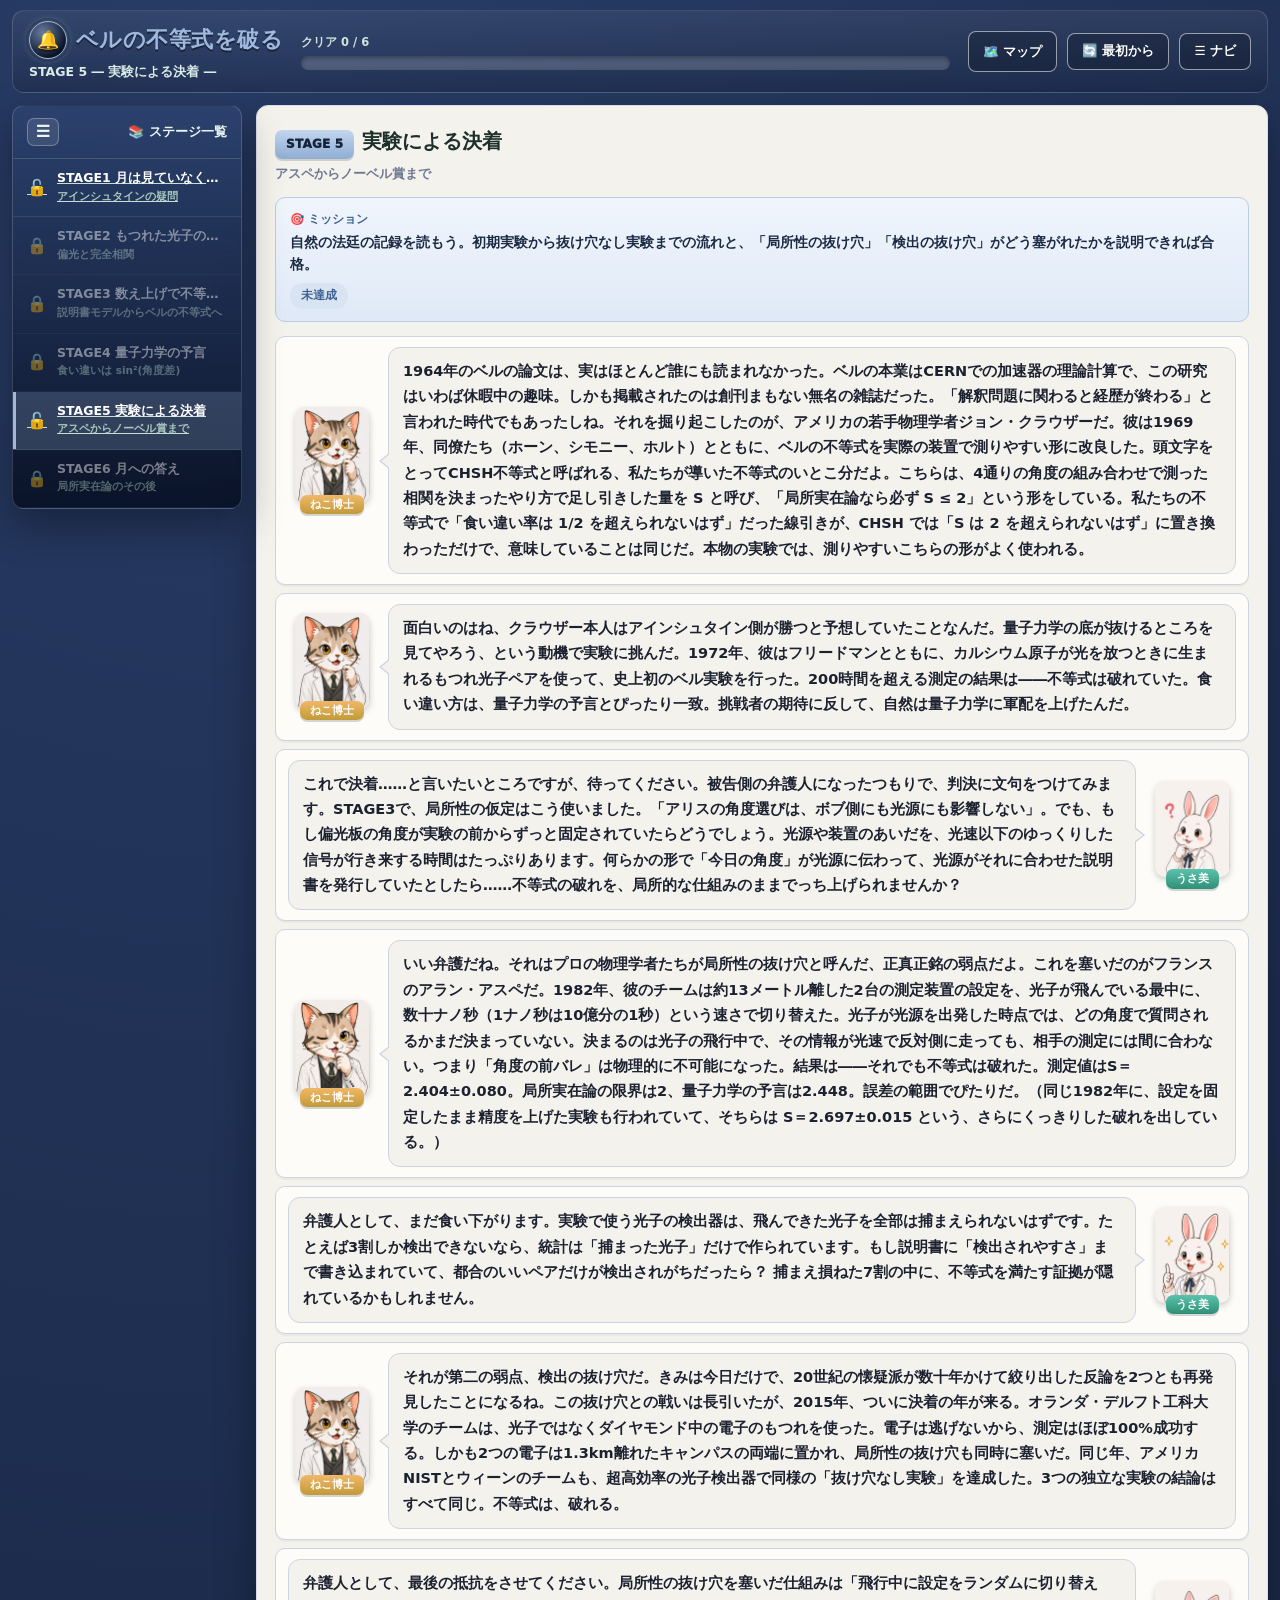
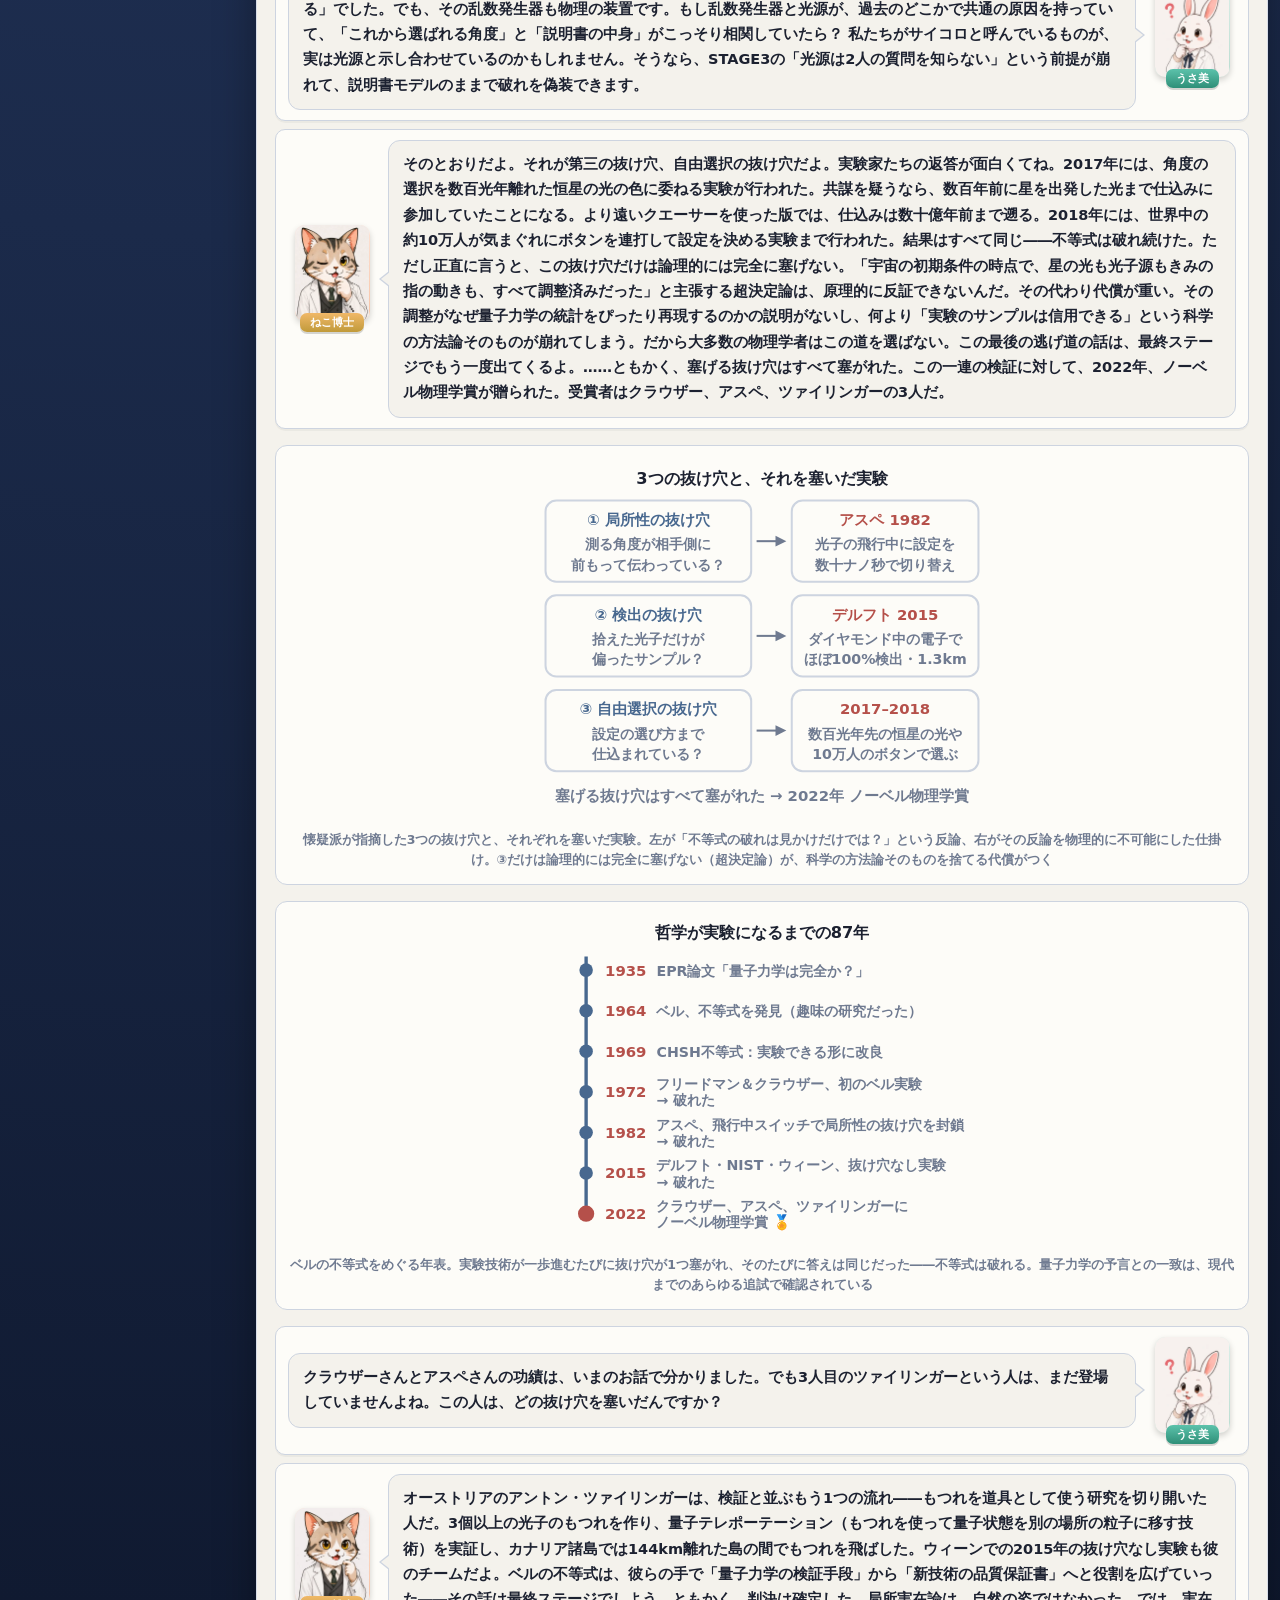
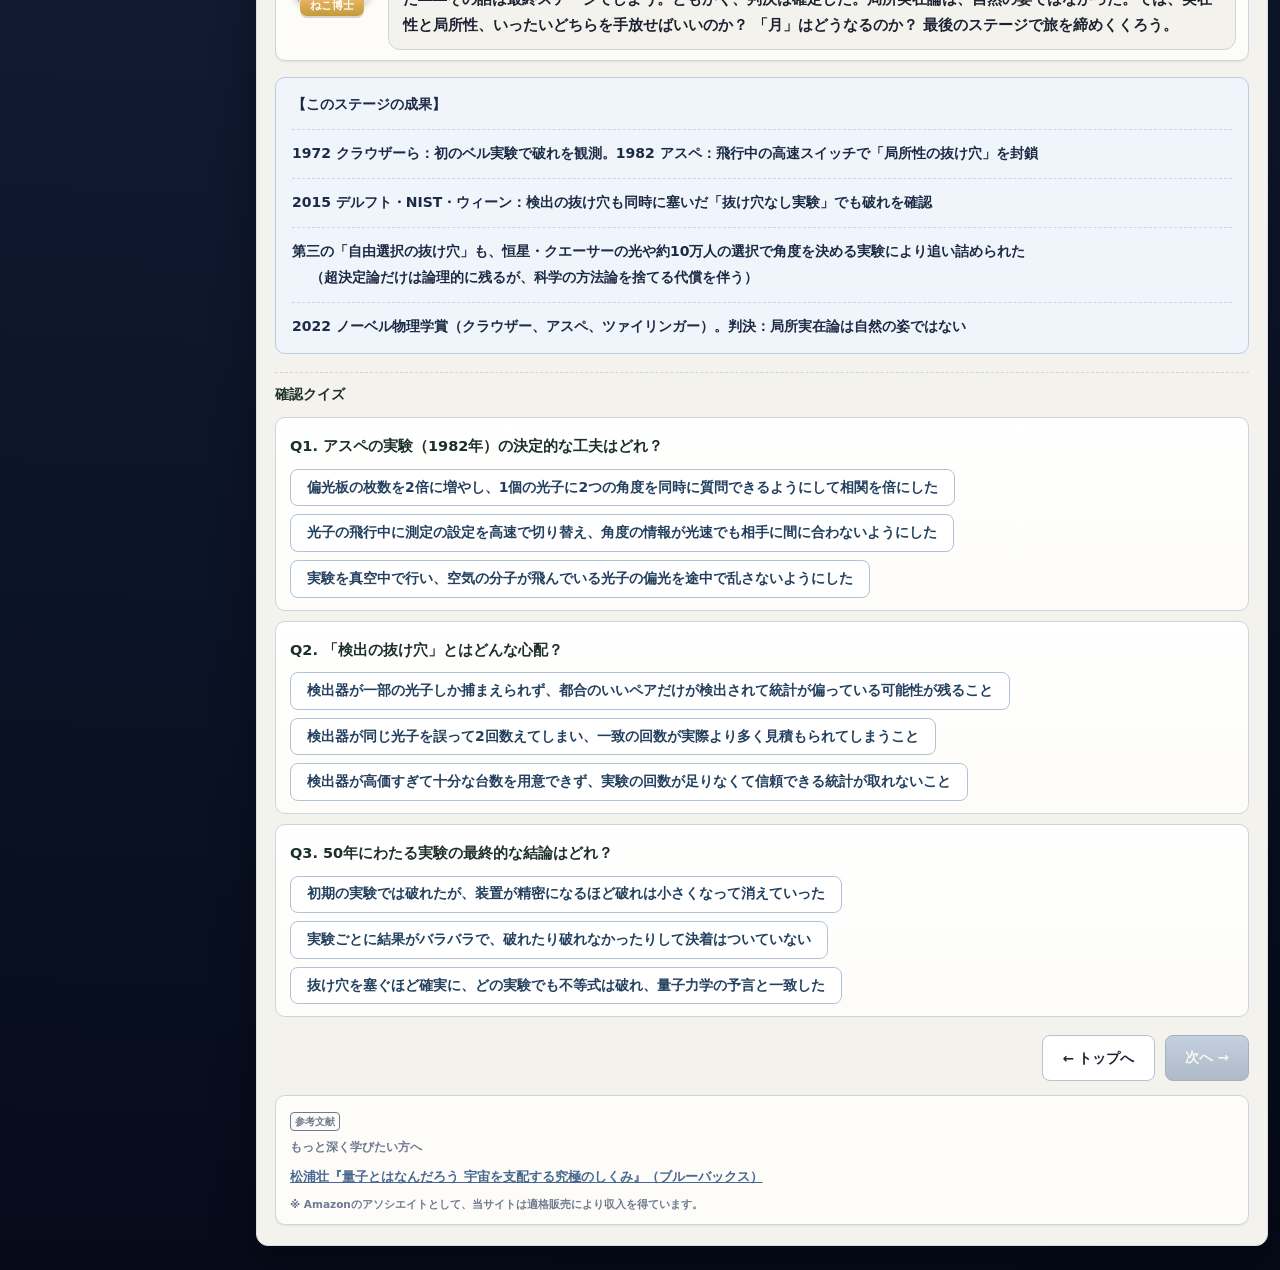
<file: stage5.html>
<!DOCTYPE html>
<html lang="ja">
<head>
<meta charset="UTF-8">
<meta name="viewport" content="width=device-width, initial-scale=1.0">
<meta name="theme-color" content="#1b2a4a">
<!-- Google tag (gtag.js) -->
<script async src="https://www.googletagmanager.com/gtag/js?id=G-9RTQCP2HXM"></script>
<script>
  window.dataLayer = window.dataLayer || [];
  function gtag(){dataLayer.push(arguments);}
  gtag('js', new Date());
  gtag('config', 'G-9RTQCP2HXM');
</script>
<title>STAGE5 実験による決着 ― ベルの不等式を破る</title>
<meta name="description" content="ベルの不等式は本物の実験でどう裁かれたのか。1972年フリードマンとクラウザーの初実験、1982年アスペの高速スイッチ実験、2015年の抜け穴なし実験、そして2022年ノーベル物理学賞まで。局所性と検出の2大抜け穴が塞がれていく50年の歴史。">
<link rel="canonical" href="https://quantum-mechanics.habatakijuku.com/bell-inequality/stage5">
<meta property="og:type" content="article">
<meta property="og:site_name" content="ベルの不等式を破る">
<meta property="og:locale" content="ja_JP">
<meta property="og:title" content="STAGE5 実験による決着 ― ベルの不等式を破る">
<meta property="og:description" content="クラウザー、アスペ、ツァイリンガー。抜け穴を一つずつ塞いだ50年の実験史と、2022年ノーベル物理学賞。">
<meta property="og:url" content="https://quantum-mechanics.habatakijuku.com/bell-inequality/stage5">
<meta property="og:image" content="https://quantum-mechanics.habatakijuku.com/bell-inequality/images/ogp.png">
<meta property="og:image:width" content="1200">
<meta property="og:image:height" content="630">
<meta name="twitter:card" content="summary_large_image">
<link rel="icon" type="image/png" href="images/favicon.png">
<link rel="stylesheet" href="design-system.css">
<style>
  .bq-svg .label-sm{fill:var(--muted);font-size:10.5px;font-weight:700} /* 年表の行間都合で他ページの.label(11px)よりやや小さい意図的調整 */
  .bq-svg .strong{fill:var(--ink);font-size:12px;font-weight:900}
  .bq-svg .lbA{fill:var(--gold-dark);font-size:11px;font-weight:900}
  .bq-svg .tline{stroke:#48688f;stroke-width:2.5}
  .bq-svg .tdot{fill:#48688f}
  .bq-svg .tdot-star{fill:#b5504a}
  .bq-svg .year{fill:#b5504a;font-size:11px;font-weight:900}
  .bq-svg .label{fill:var(--muted);font-size:11px;font-weight:700}
  .bq-svg .panel{fill:var(--paper2);stroke:var(--line);stroke-width:1.5}
  .bq-svg .arrow{stroke:var(--muted);stroke-width:1.5}
  .bq-svg .arrowhead{fill:var(--muted)}
</style>
</head>
<body>
<div class="app-shell side-collapsed" id="app-shell">
  <header class="game-header">
    <div class="brand">
      <div class="brand-title"><a class="head-reset home-badge" href="index.html" title="トップへ" aria-label="トップへ">🔔</a> <span>ベルの不等式を破る</span></div>
      <div class="brand-sub">STAGE 5 ― 実験による決着 ―</div>
    </div>
    <div class="head-progress-wrap">
      <div class="head-progress-label" id="progress-label">クリア 0 / 6</div>
      <div class="head-progress" role="progressbar" aria-label="クリア済みステージ数" aria-valuemin="0" aria-valuemax="6" aria-valuenow="0"><div class="head-progress-fill" id="progress-fill" style="width:0%"></div></div>
    </div>
    <div class="header-actions">
      <a class="head-reset" href="https://quantum-mechanics.habatakijuku.com/" title="量子力学、冒険の書（シリーズマップ）へ">🗺️ マップ</a>
      <button class="head-reset" id="btn-reset-all">🔄 最初から</button>
      <button class="head-reset" id="head-nav-toggle" title="ステージ一覧の表示切替">☰ ナビ</button>
    </div>
  </header>

  <div class="game-layout">
    <div class="side-backdrop" id="side-backdrop"></div>
    <aside class="side-panel">
      <div class="side-head">
        <button class="side-toggle" id="sidebar-toggle" title="ステージ一覧の表示切替" aria-label="ステージ一覧の表示切替">☰</button>
        <span class="side-head-text">📚 ステージ一覧</span>
      </div>
      <div class="side-list" id="side-list"></div>
    </aside>

    <main class="main-area">
      <div class="chapter-head">
        <span class="chapter-badge">STAGE 5</span><h1 class="chapter-title">実験による決着</h1>
        <div class="chapter-sub">アスペからノーベル賞まで</div>
      </div>

      <div class="mission-box">
        <div class="mission-label">🎯 ミッション</div>
        <div class="mission-text">自然の法廷の記録を読もう。初期実験から抜け穴なし実験までの流れと、「局所性の抜け穴」「検出の抜け穴」がどう塞がれたかを説明できれば合格。</div>
        <span class="mission-status" id="mission-status">未達成</span>
      </div>

      <div class="dialogue-scene">
        <div class="dialog-row">
          <div class="dialog-character">
            <div class="dialog-avatar mentor"><img src="images/cat.webp" width="300" height="386" alt=""></div>
            <div class="dialog-name mentor">ねこ博士</div>
          </div>
          <div class="dialog-bubble">1964年のベルの論文は、実はほとんど誰にも読まれなかった。ベルの本業はCERNでの加速器の理論計算で、この研究はいわば休暇中の趣味。しかも掲載されたのは創刊まもない無名の雑誌だった。「解釈問題に関わると経歴が終わる」と言われた時代でもあったしね。それを掘り起こしたのが、アメリカの若手物理学者<strong>ジョン・クラウザー</strong>だ。彼は1969年、同僚たち（ホーン、シモニー、ホルト）とともに、ベルの不等式を実際の装置で測りやすい形に改良した。頭文字をとって<strong>CHSH不等式</strong>と呼ばれる、私たちが導いた不等式のいとこ分だよ。こちらは、4通りの角度の組み合わせで測った相関を決まったやり方で足し引きした量を <strong>S</strong> と呼び、「局所実在論なら必ず S ≤ 2」という形をしている。私たちの不等式で「食い違い率は 1/2 を超えられないはず」だった線引きが、CHSH では「S は 2 を超えられないはず」に置き換わっただけで、意味していることは同じだ。本物の実験では、測りやすいこちらの形がよく使われる。</div>
        </div>
        <div class="dialog-row">
          <div class="dialog-character">
            <div class="dialog-avatar mentor"><img src="images/cat.webp" width="300" height="386" alt=""></div>
            <div class="dialog-name mentor">ねこ博士</div>
          </div>
          <div class="dialog-bubble">面白いのはね、クラウザー本人は<strong>アインシュタイン側が勝つ</strong>と予想していたことなんだ。量子力学の底が抜けるところを見てやろう、という動機で実験に挑んだ。1972年、彼はフリードマンとともに、カルシウム原子が光を放つときに生まれるもつれ光子ペアを使って、史上初のベル実験を行った。200時間を超える測定の結果は――<strong>不等式は破れていた</strong>。食い違い方は、量子力学の予言とぴったり一致。挑戦者の期待に反して、自然は量子力学に軍配を上げたんだ。</div>
        </div>
        <div class="dialog-row right">
          <div class="dialog-character">
            <div class="dialog-avatar student"><img src="images/rabbitThink.webp" width="300" height="386" alt=""></div>
            <div class="dialog-name student">うさ美</div>
          </div>
          <div class="dialog-bubble">これで決着……と言いたいところですが、待ってください。被告側の弁護人になったつもりで、判決に文句をつけてみます。STAGE3で、局所性の仮定はこう使いました。「アリスの角度選びは、ボブ側にも光源にも影響しない」。でも、もし偏光板の角度が<strong>実験の前からずっと固定</strong>されていたらどうでしょう。光源や装置のあいだを、光速以下のゆっくりした信号が行き来する時間はたっぷりあります。何らかの形で「今日の角度」が光源に伝わって、光源がそれに合わせた説明書を発行していたとしたら……不等式の破れを、局所的な仕組みのままでっち上げられませんか？</div>
        </div>
        <div class="dialog-row">
          <div class="dialog-character">
            <div class="dialog-avatar mentor"><img src="images/catThink.webp" width="300" height="386" alt=""></div>
            <div class="dialog-name mentor">ねこ博士</div>
          </div>
          <div class="dialog-bubble">いい弁護だね。それはプロの物理学者たちが<strong>局所性の抜け穴</strong>と呼んだ、正真正銘の弱点だよ。これを塞いだのがフランスの<strong>アラン・アスペ</strong>だ。1982年、彼のチームは約13メートル離した2台の測定装置の設定を、<strong>光子が飛んでいる最中に</strong>、数十ナノ秒（1ナノ秒は10億分の1秒）という速さで切り替えた。光子が光源を出発した時点では、どの角度で質問されるかまだ決まっていない。決まるのは光子の飛行中で、その情報が光速で反対側に走っても、相手の測定には間に合わない。つまり「角度の前バレ」は物理的に不可能になった。結果は――それでも<strong>不等式は破れた</strong>。測定値はS＝2.404±0.080。局所実在論の限界は2、量子力学の予言は2.448。誤差の範囲でぴたりだ。（同じ1982年に、設定を固定したまま精度を上げた実験も行われていて、そちらは S＝2.697±0.015 という、さらにくっきりした破れを出している。）</div>
        </div>
        <div class="dialog-row right">
          <div class="dialog-character">
            <div class="dialog-avatar student"><img src="images/rabbit.webp" width="300" height="386" alt=""></div>
            <div class="dialog-name student">うさ美</div>
          </div>
          <div class="dialog-bubble">弁護人として、まだ食い下がります。実験で使う光子の検出器は、飛んできた光子を<strong>全部は捕まえられない</strong>はずです。たとえば3割しか検出できないなら、統計は「捕まった光子」だけで作られています。もし説明書に「検出されやすさ」まで書き込まれていて、都合のいいペアだけが検出されがちだったら？ 捕まえ損ねた7割の中に、不等式を満たす証拠が隠れているかもしれません。</div>
        </div>
        <div class="dialog-row">
          <div class="dialog-character">
            <div class="dialog-avatar mentor"><img src="images/cat.webp" width="300" height="386" alt=""></div>
            <div class="dialog-name mentor">ねこ博士</div>
          </div>
          <div class="dialog-bubble">それが第二の弱点、<strong>検出の抜け穴</strong>だ。きみは今日だけで、20世紀の懐疑派が数十年かけて絞り出した反論を2つとも再発見したことになるね。この抜け穴との戦いは長引いたが、2015年、ついに決着の年が来る。オランダ・デルフト工科大学のチームは、光子ではなく<strong>ダイヤモンド中の電子</strong>のもつれを使った。電子は逃げないから、測定はほぼ100%成功する。しかも2つの電子は1.3km離れたキャンパスの両端に置かれ、局所性の抜け穴も同時に塞いだ。同じ年、アメリカNISTとウィーンのチームも、超高効率の光子検出器で同様の「<strong>抜け穴なし実験</strong>」を達成した。3つの独立な実験の結論はすべて同じ。<strong>不等式は、破れる</strong>。</div>
        </div>
        <div class="dialog-row right">
          <div class="dialog-character">
            <div class="dialog-avatar student"><img src="images/rabbitThink.webp" width="300" height="386" alt=""></div>
            <div class="dialog-name student">うさ美</div>
          </div>
          <div class="dialog-bubble">弁護人として、最後の抵抗をさせてください。局所性の抜け穴を塞いだ仕組みは「飛行中に設定を<strong>ランダムに</strong>切り替える」でした。でも、その乱数発生器も物理の装置です。もし乱数発生器と光源が、過去のどこかで<strong>共通の原因</strong>を持っていて、「これから選ばれる角度」と「説明書の中身」がこっそり相関していたら？ 私たちがサイコロと呼んでいるものが、実は光源と示し合わせているのかもしれません。そうなら、STAGE3の「光源は2人の質問を知らない」という前提が崩れて、説明書モデルのままで破れを偽装できます。</div>
        </div>
        <div class="dialog-row">
          <div class="dialog-character">
            <div class="dialog-avatar mentor"><img src="images/catThink.webp" width="300" height="386" alt=""></div>
            <div class="dialog-name mentor">ねこ博士</div>
          </div>
          <div class="dialog-bubble">そのとおりだよ。それが第三の抜け穴、<strong>自由選択の抜け穴</strong>だよ。実験家たちの返答が面白くてね。2017年には、角度の選択を<strong>数百光年離れた恒星の光の色</strong>に委ねる実験が行われた。共謀を疑うなら、数百年前に星を出発した光まで仕込みに参加していたことになる。より遠いクエーサーを使った版では、仕込みは<strong>数十億年前</strong>まで遡る。2018年には、世界中の約10万人が気まぐれにボタンを連打して設定を決める実験まで行われた。結果はすべて同じ――<strong>不等式は破れ続けた</strong>。ただし正直に言うと、この抜け穴だけは論理的には完全に塞げない。「宇宙の初期条件の時点で、星の光も光子源もきみの指の動きも、すべて調整済みだった」と主張する<strong>超決定論</strong>は、原理的に反証できないんだ。その代わり代償が重い。その調整がなぜ量子力学の統計をぴったり再現するのかの説明がないし、何より「実験のサンプルは信用できる」という<strong>科学の方法論そのもの</strong>が崩れてしまう。だから大多数の物理学者はこの道を選ばない。この最後の逃げ道の話は、最終ステージでもう一度出てくるよ。……ともかく、塞げる抜け穴はすべて塞がれた。この一連の検証に対して、2022年、ノーベル物理学賞が贈られた。受賞者は<strong>クラウザー、アスペ、ツァイリンガー</strong>の3人だ。</div>
        </div>
      </div>

      <div class="diagram-box">
        <svg class="bq-svg" viewBox="0 0 340 262" width="100%" role="img" aria-label="3つの抜け穴と、それを塞いだ実験の対応表。局所性の抜け穴（測る角度が相手に前もって伝わる疑い）は1982年のアスペが光子の飛行中に設定を切り替えて塞いだ。検出の抜け穴（拾えた光子だけが偏ったサンプルである疑い）は2015年のデルフトがダイヤモンド中の電子をほぼ100%検出して塞いだ。自由選択の抜け穴（設定の選び方が仕込まれている疑い）は2017年から2018年に恒星の光や10万人のボタンで設定を選んで塞いだ">
          <text class="strong" x="170" y="18" text-anchor="middle">3つの抜け穴と、それを塞いだ実験</text>
          <rect class="panel" x="10" y="30" width="152" height="60" rx="8"></rect>
          <text class="lbA" x="86" y="48" text-anchor="middle">① 局所性の抜け穴</text>
          <text class="label-sm" x="86" y="66" text-anchor="middle">測る角度が相手側に</text>
          <text class="label-sm" x="86" y="81" text-anchor="middle">前もって伝わっている？</text>
          <line class="arrow" x1="166" y1="60" x2="182" y2="60"></line>
          <polygon class="arrowhead" points="188,60 180,56 180,64"></polygon>
          <rect class="panel" x="192" y="30" width="138" height="60" rx="8"></rect>
          <text class="year" x="261" y="48" text-anchor="middle">アスペ 1982</text>
          <text class="label-sm" x="261" y="66" text-anchor="middle">光子の飛行中に設定を</text>
          <text class="label-sm" x="261" y="81" text-anchor="middle">数十ナノ秒で切り替え</text>
          <rect class="panel" x="10" y="100" width="152" height="60" rx="8"></rect>
          <text class="lbA" x="86" y="118" text-anchor="middle">② 検出の抜け穴</text>
          <text class="label-sm" x="86" y="136" text-anchor="middle">拾えた光子だけが</text>
          <text class="label-sm" x="86" y="151" text-anchor="middle">偏ったサンプル？</text>
          <line class="arrow" x1="166" y1="130" x2="182" y2="130"></line>
          <polygon class="arrowhead" points="188,130 180,126 180,134"></polygon>
          <rect class="panel" x="192" y="100" width="138" height="60" rx="8"></rect>
          <text class="year" x="261" y="118" text-anchor="middle">デルフト 2015</text>
          <text class="label-sm" x="261" y="136" text-anchor="middle">ダイヤモンド中の電子で</text>
          <text class="label-sm" x="261" y="151" text-anchor="middle">ほぼ100%検出・1.3km</text>
          <rect class="panel" x="10" y="170" width="152" height="60" rx="8"></rect>
          <text class="lbA" x="86" y="188" text-anchor="middle">③ 自由選択の抜け穴</text>
          <text class="label-sm" x="86" y="206" text-anchor="middle">設定の選び方まで</text>
          <text class="label-sm" x="86" y="221" text-anchor="middle">仕込まれている？</text>
          <line class="arrow" x1="166" y1="200" x2="182" y2="200"></line>
          <polygon class="arrowhead" points="188,200 180,196 180,204"></polygon>
          <rect class="panel" x="192" y="170" width="138" height="60" rx="8"></rect>
          <text class="year" x="261" y="188" text-anchor="middle">2017–2018</text>
          <text class="label-sm" x="261" y="206" text-anchor="middle">数百光年先の恒星の光や</text>
          <text class="label-sm" x="261" y="221" text-anchor="middle">10万人のボタンで選ぶ</text>
          <text class="label" x="170" y="252" text-anchor="middle">塞げる抜け穴はすべて塞がれた → 2022年 ノーベル物理学賞</text>
        </svg>
        <div class="diagram-caption">懐疑派が指摘した<strong>3つの抜け穴</strong>と、それぞれを塞いだ実験。左が「不等式の破れは見かけだけでは？」という反論、右がその反論を物理的に不可能にした仕掛け。③だけは論理的には完全に塞げない（超決定論）が、科学の方法論そのものを捨てる代償がつく</div>
      </div>

      <div class="diagram-box">
        <svg class="bq-svg" viewBox="0 0 340 238" width="100%" role="img" aria-label="1935年のEPR論文から2022年のノーベル物理学賞までの年表。1964年ベルの不等式、1972年初実験、1982年アスペ実験、2015年抜け穴なし実験という節目が並ぶ">
          <text class="strong" x="170" y="16" text-anchor="middle">哲学が実験になるまでの87年</text>
          <line class="tline" x1="40" y1="30" x2="40" y2="220"></line>
          <circle class="tdot" cx="40" cy="40" r="5"></circle>
          <text class="year" x="54" y="44">1935</text><text class="label-sm" x="92" y="44">EPR論文「量子力学は完全か？」</text>
          <circle class="tdot" cx="40" cy="70" r="5"></circle>
          <text class="year" x="54" y="74">1964</text><text class="label-sm" x="92" y="74">ベル、不等式を発見（趣味の研究だった）</text>
          <circle class="tdot" cx="40" cy="100" r="5"></circle>
          <text class="year" x="54" y="104">1969</text><text class="label-sm" x="92" y="104">CHSH不等式：実験できる形に改良</text>
          <circle class="tdot" cx="40" cy="130" r="5"></circle>
          <text class="year" x="54" y="134">1972</text><text class="label-sm" x="92" y="128">フリードマン＆クラウザー、初のベル実験</text><text class="label-sm" x="92" y="140">→ 破れた</text>
          <circle class="tdot" cx="40" cy="160" r="5"></circle>
          <text class="year" x="54" y="164">1982</text><text class="label-sm" x="92" y="158">アスペ、飛行中スイッチで局所性の抜け穴を封鎖</text><text class="label-sm" x="92" y="170">→ 破れた</text>
          <circle class="tdot" cx="40" cy="190" r="5"></circle>
          <text class="year" x="54" y="194">2015</text><text class="label-sm" x="92" y="188">デルフト・NIST・ウィーン、抜け穴なし実験</text><text class="label-sm" x="92" y="200">→ 破れた</text>
          <circle class="tdot-star" cx="40" cy="220" r="6"></circle>
          <text class="year" x="54" y="224">2022</text><text class="label-sm" x="92" y="218">クラウザー、アスペ、ツァイリンガーに</text><text class="label-sm" x="92" y="230">ノーベル物理学賞 🏅</text>
        </svg>
        <div class="diagram-caption">ベルの不等式をめぐる年表。実験技術が一歩進むたびに抜け穴が1つ塞がれ、そのたびに答えは同じだった――<strong>不等式は破れる</strong>。量子力学の予言との一致は、現代までのあらゆる追試で確認されている</div>
      </div>

      <div class="dialogue-scene">
        <div class="dialog-row right">
          <div class="dialog-character">
            <div class="dialog-avatar student"><img src="images/rabbitThink.webp" width="300" height="386" alt=""></div>
            <div class="dialog-name student">うさ美</div>
          </div>
          <div class="dialog-bubble">クラウザーさんとアスペさんの功績は、いまのお話で分かりました。でも3人目の<strong>ツァイリンガー</strong>という人は、まだ登場していませんよね。この人は、どの抜け穴を塞いだんですか？</div>
        </div>
        <div class="dialog-row">
          <div class="dialog-character">
            <div class="dialog-avatar mentor"><img src="images/cat.webp" width="300" height="386" alt=""></div>
            <div class="dialog-name mentor">ねこ博士</div>
          </div>
          <div class="dialog-bubble">オーストリアの<strong>アントン・ツァイリンガー</strong>は、検証と並ぶもう1つの流れ――<strong>もつれを道具として使う</strong>研究を切り開いた人だ。3個以上の光子のもつれを作り、量子テレポーテーション（もつれを使って量子状態を別の場所の粒子に移す技術）を実証し、カナリア諸島では144km離れた島の間でもつれを飛ばした。ウィーンでの2015年の抜け穴なし実験も彼のチームだよ。ベルの不等式は、彼らの手で「量子力学の検証手段」から「新技術の品質保証書」へと役割を広げていった――その話は最終ステージでしよう。ともかく、判決は確定した。<strong>局所実在論は、自然の姿ではなかった</strong>。では、実在性と局所性、いったいどちらを手放せばいいのか？ 「月」はどうなるのか？ 最後のステージで旅を締めくくろう。</div>
        </div>
      </div>

      <div class="formula-box">
        <span class="step">【このステージの成果】</span>
        <span class="step">1972 クラウザーら：初のベル実験で破れを観測。1982 アスペ：飛行中の高速スイッチで「局所性の抜け穴」を封鎖</span>
        <span class="step">2015 デルフト・NIST・ウィーン：検出の抜け穴も同時に塞いだ「抜け穴なし実験」でも破れを確認</span>
        <span class="step">第三の「自由選択の抜け穴」も、恒星・クエーサーの光や約10万人の選択で角度を決める実験により追い詰められた（超決定論だけは論理的に残るが、科学の方法論を捨てる代償を伴う）</span>
        <span class="step">2022 ノーベル物理学賞（クラウザー、アスペ、ツァイリンガー）。判決：局所実在論は自然の姿ではない</span>
      </div>

      <h2 class="quiz-head">確認クイズ</h2>
      <div class="quiz-card" data-quiz>
        <p class="quiz-q">Q1. アスペの実験（1982年）の決定的な工夫はどれ？</p>
        <div class="choice-list">
          <button class="choice-btn">偏光板の枚数を2倍に増やし、1個の光子に2つの角度を同時に質問できるようにして相関を倍にした</button>
          <button class="choice-btn">光子の飛行中に測定の設定を高速で切り替え、角度の情報が光速でも相手に間に合わないようにした</button>
          <button class="choice-btn">実験を真空中で行い、空気の分子が飛んでいる光子の偏光を途中で乱さないようにした</button>
        </div>
        <div class="quiz-explain" hidden>正解！ 角度が事前に固定されていると、光速以下の信号で「今日の角度」が光源に伝わる余地が残る（局所性の抜け穴）。飛行中に切り替えれば、どんな光速以下の連絡も間に合わない。それでも不等式は破れ、S＝2.404±0.080と量子力学の予言（2.448）に一致した。</div>
      </div>

      <div class="quiz-card" data-quiz>
        <p class="quiz-q">Q2. 「検出の抜け穴」とはどんな心配？</p>
        <div class="choice-list">
          <button class="choice-btn">検出器が一部の光子しか捕まえられず、都合のいいペアだけが検出されて統計が偏っている可能性が残ること</button>
          <button class="choice-btn">検出器が同じ光子を誤って2回数えてしまい、一致の回数が実際より多く見積もられてしまうこと</button>
          <button class="choice-btn">検出器が高価すぎて十分な台数を用意できず、実験の回数が足りなくて信頼できる統計が取れないこと</button>
        </div>
        <div class="quiz-explain" hidden>正解！ 捕まえ損ねた光子の中に不等式を満たす証拠が隠れているかもしれない、という反論だ。2015年、ほぼ100%測定できるダイヤモンド中の電子（デルフト）や超高効率検出器（NIST・ウィーン）によって、この抜け穴は局所性の抜け穴と同時に塞がれた。</div>
      </div>

      <div class="quiz-card" data-quiz>
        <p class="quiz-q">Q3. 50年にわたる実験の最終的な結論はどれ？</p>
        <div class="choice-list">
          <button class="choice-btn">初期の実験では破れたが、装置が精密になるほど破れは小さくなって消えていった</button>
          <button class="choice-btn">実験ごとに結果がバラバラで、破れたり破れなかったりして決着はついていない</button>
          <button class="choice-btn">抜け穴を塞ぐほど確実に、どの実験でも不等式は破れ、量子力学の予言と一致した</button>
        </div>
        <div class="quiz-explain" hidden>正解！ 1972年の初実験から2015年の抜け穴なし実験まで、答えはずっと同じだった。実験が精密になるほど、局所実在論の生き残る余地は狭まっていった。この一連の検証に対して2022年のノーベル物理学賞が贈られた。</div>
      </div>

      <div class="stage-nav">
        <a class="btn" href="index.html">← トップへ</a>
        <button class="btn btn-primary" id="btn-next" disabled>次へ →</button>
      </div>

      <div id="book-recommend"></div>
    </main>
  </div>
</div>

<script src="js/progress.js"></script>
<script>BQ.initStagePage(5);</script>
<script src="https://my.habatakijuku.com/sync.js" defer></script>
</body>
</html>
</file>
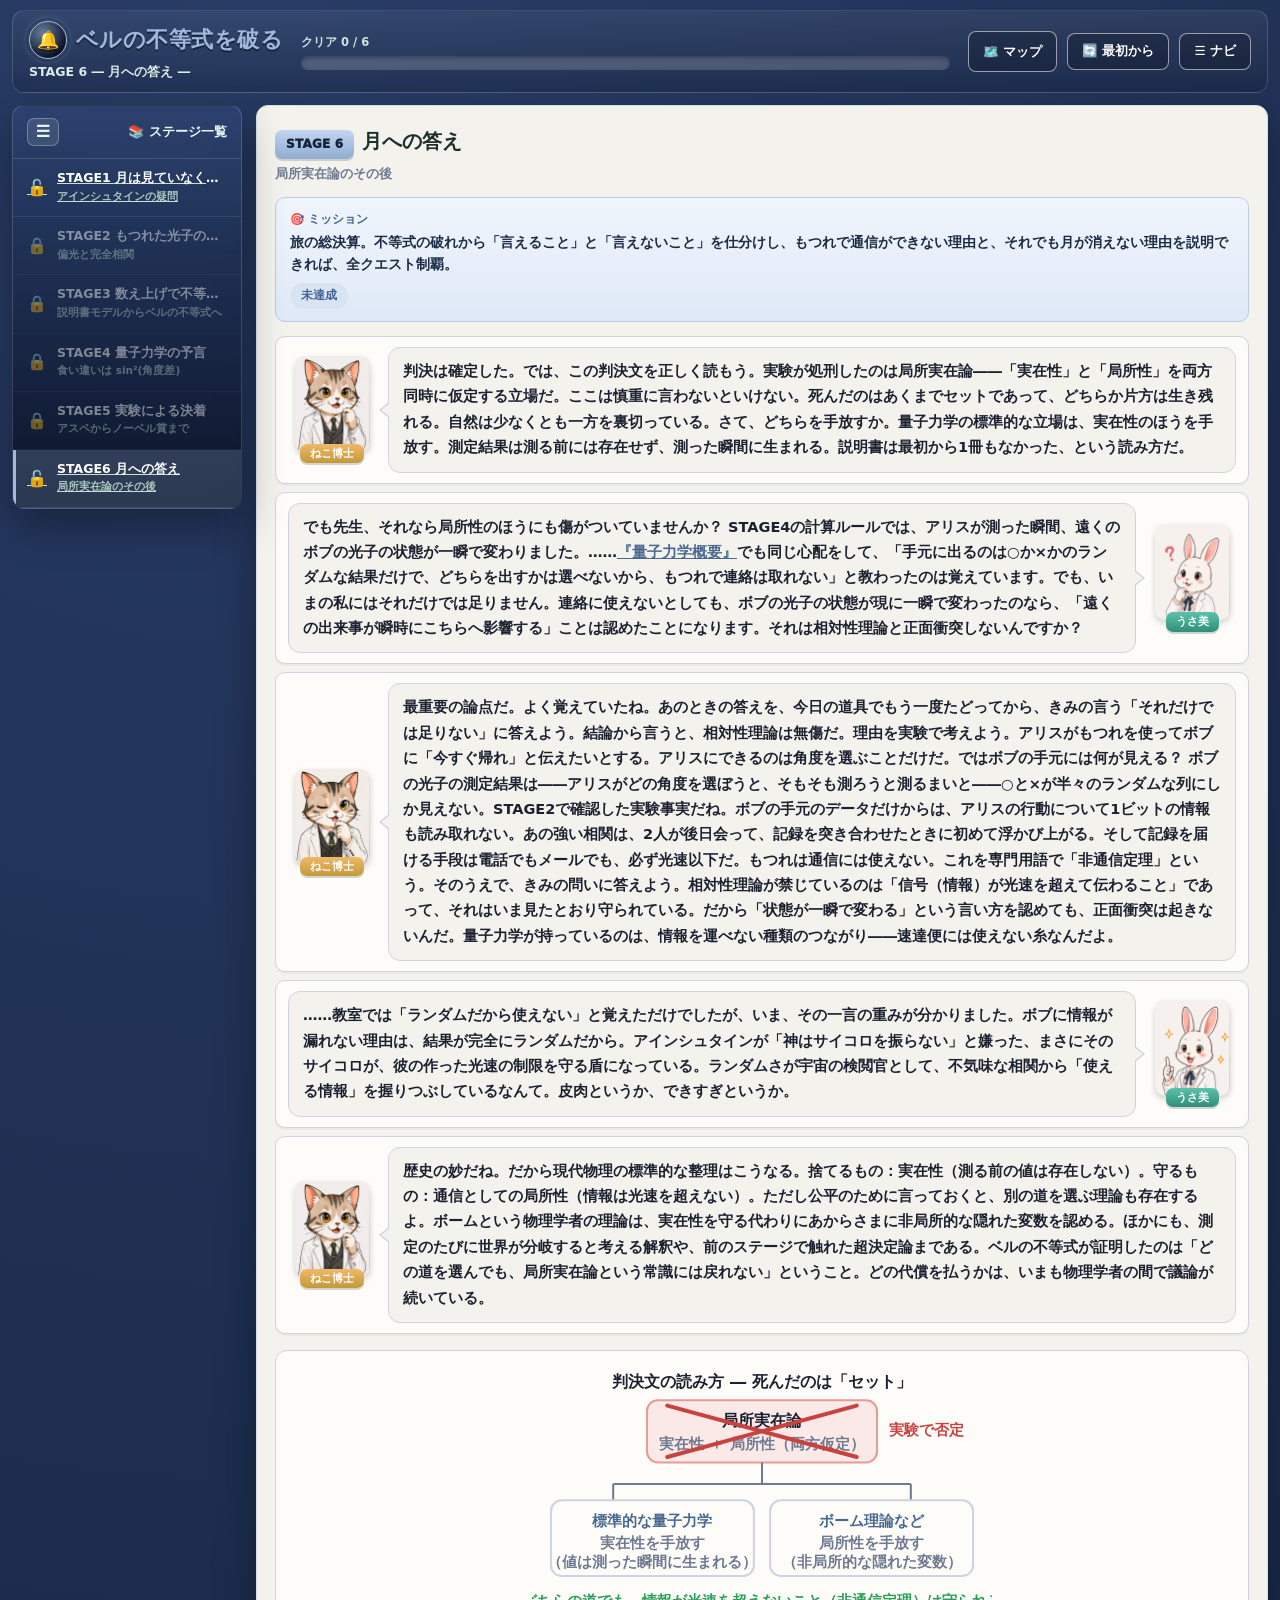
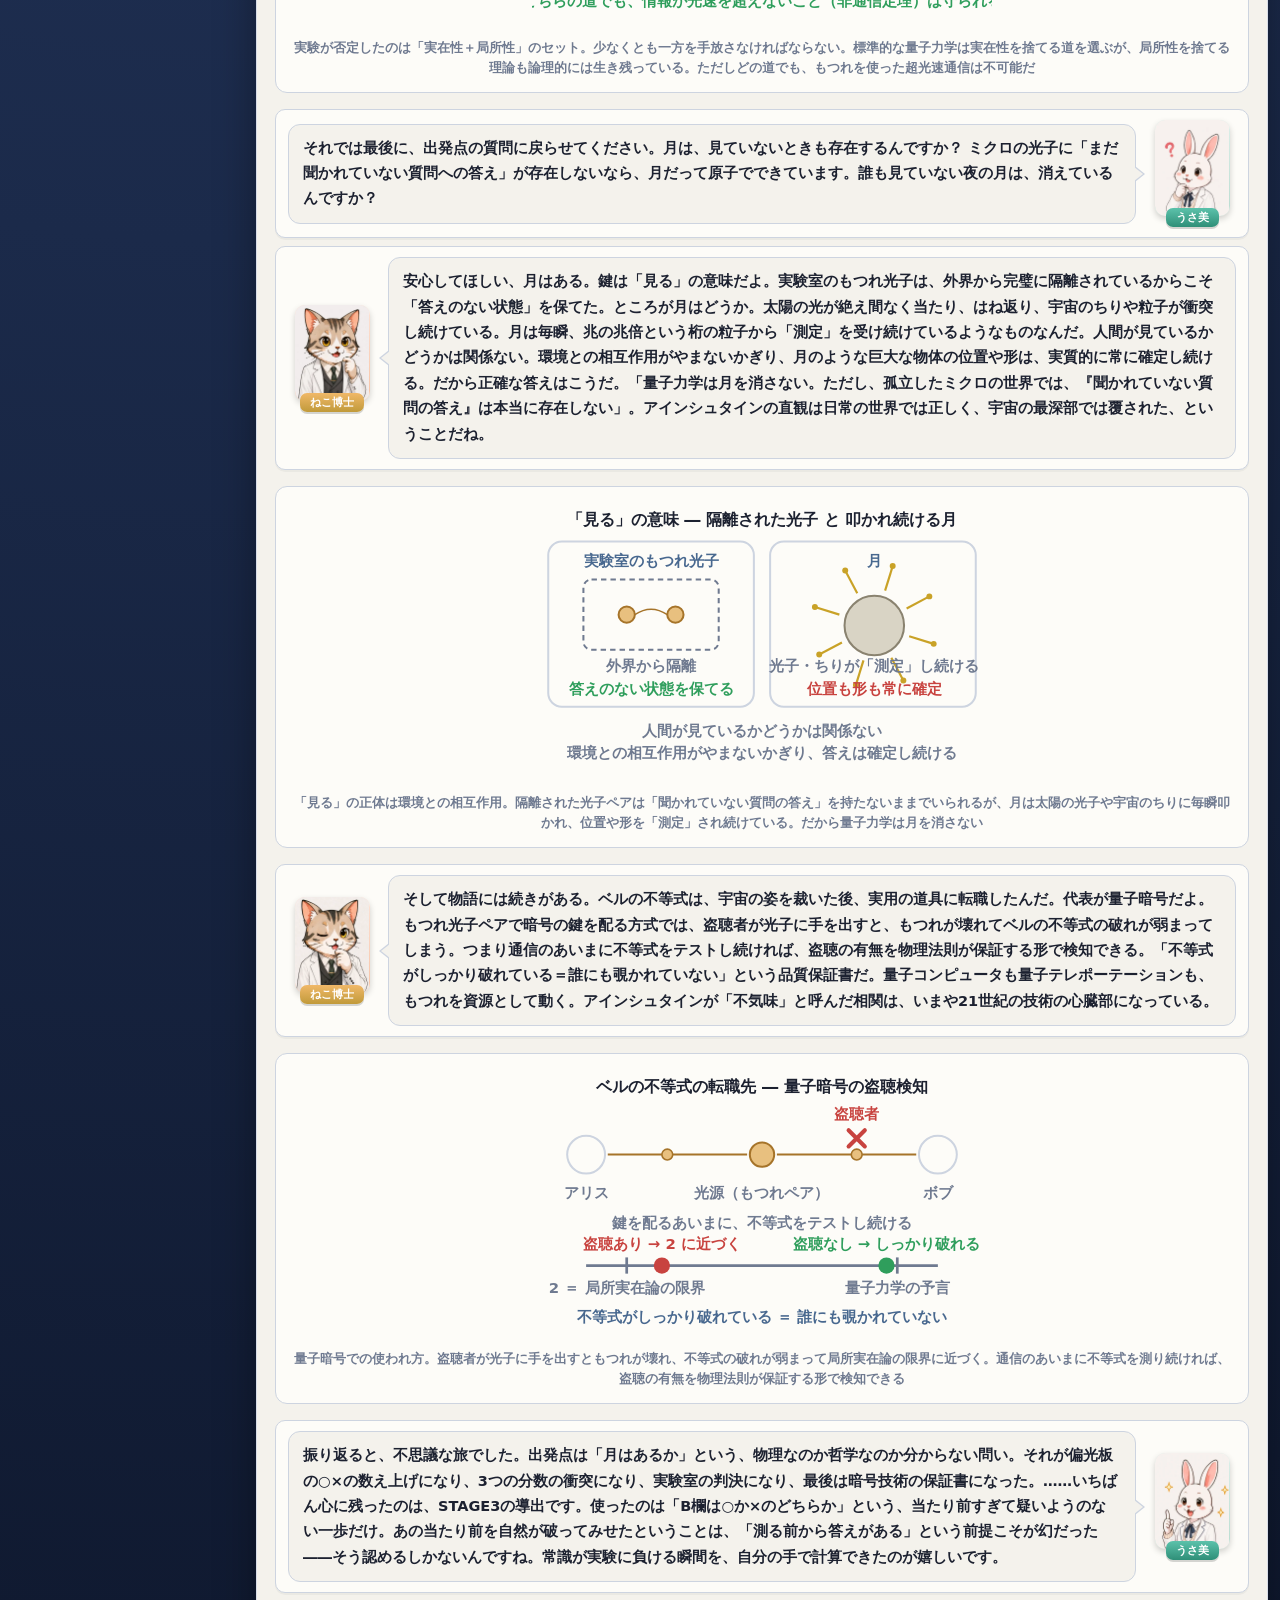
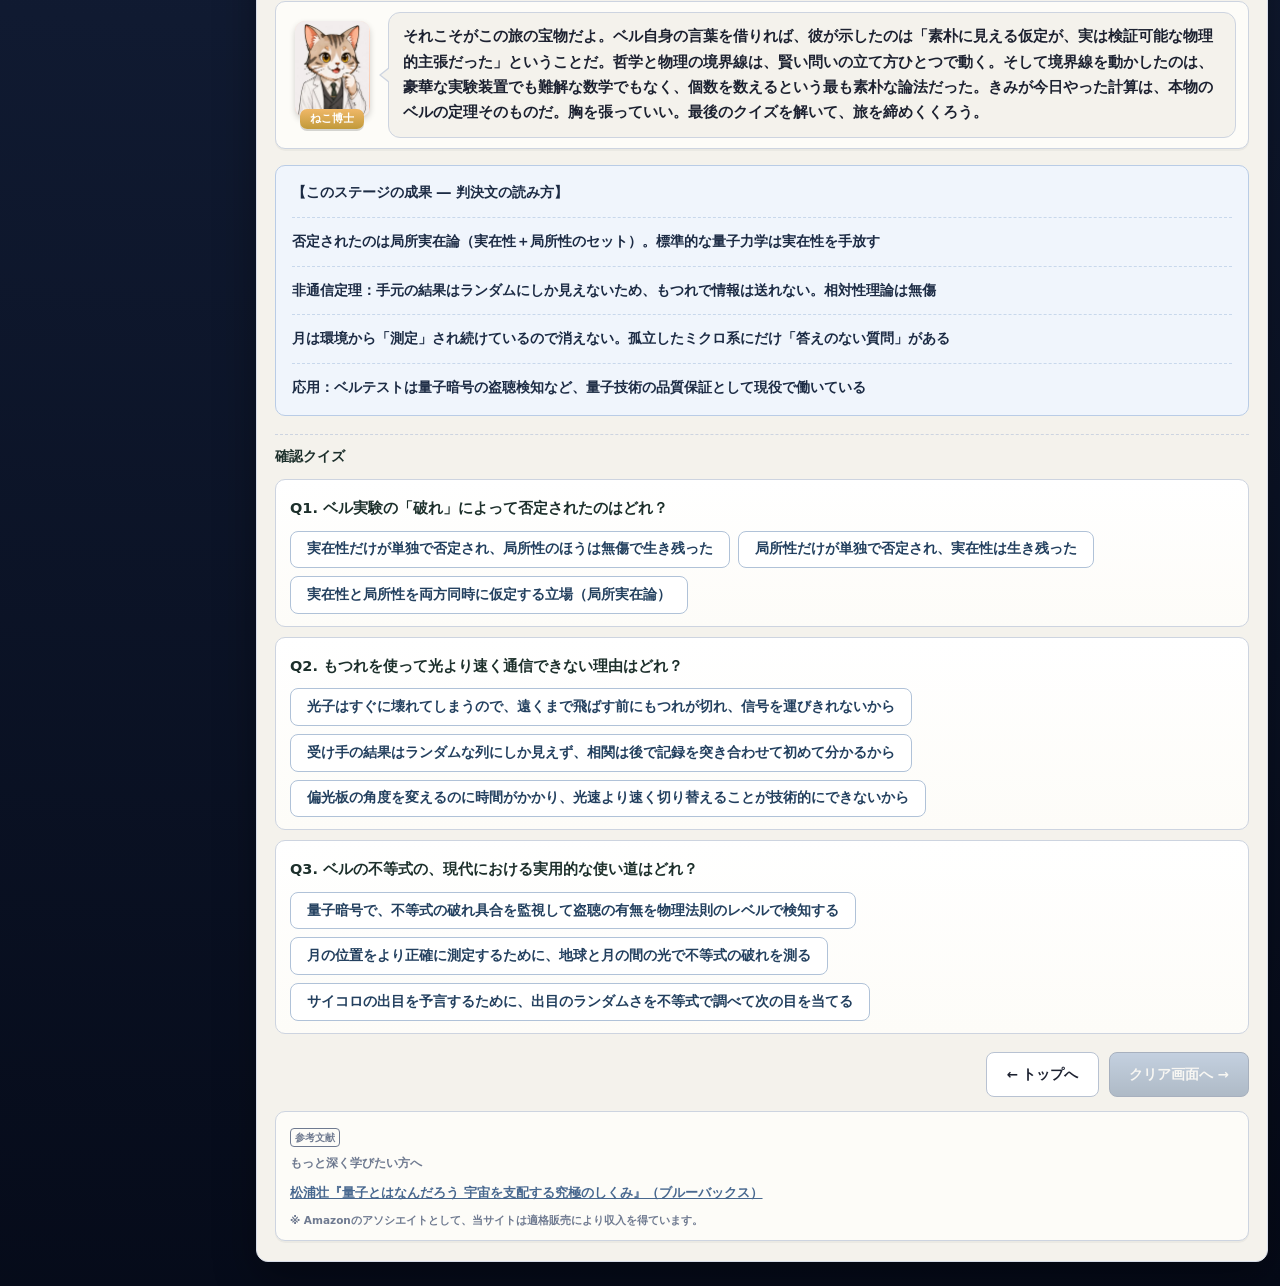
<file: stage6.html>
<!DOCTYPE html>
<html lang="ja">
<head>
<meta charset="UTF-8">
<meta name="viewport" content="width=device-width, initial-scale=1.0">
<meta name="theme-color" content="#1b2a4a">
<!-- Google tag (gtag.js) -->
<script async src="https://www.googletagmanager.com/gtag/js?id=G-9RTQCP2HXM"></script>
<script>
  window.dataLayer = window.dataLayer || [];
  function gtag(){dataLayer.push(arguments);}
  gtag('js', new Date());
  gtag('config', 'G-9RTQCP2HXM');
</script>
<title>STAGE6 月への答え ― ベルの不等式を破る</title>
<meta name="description" content="ベルの不等式の破れから何が言えて、何が言えないのか。実在性と局所性のどちらを手放すか、もつれで通信ができない理由、月が消えない理由、そして量子暗号への応用まで。アインシュタインの問いへの現代物理学の答え。">
<link rel="canonical" href="https://quantum-mechanics.habatakijuku.com/bell-inequality/stage6">
<meta property="og:type" content="article">
<meta property="og:site_name" content="ベルの不等式を破る">
<meta property="og:locale" content="ja_JP">
<meta property="og:title" content="STAGE6 月への答え ― ベルの不等式を破る">
<meta property="og:description" content="「月は見ていなくても存在するか」への現代物理学の答え。破れの意味の整理と、量子暗号への応用まで。旅の総まとめ。">
<meta property="og:url" content="https://quantum-mechanics.habatakijuku.com/bell-inequality/stage6">
<meta property="og:image" content="https://quantum-mechanics.habatakijuku.com/bell-inequality/images/ogp.png">
<meta property="og:image:width" content="1200">
<meta property="og:image:height" content="630">
<meta name="twitter:card" content="summary_large_image">
<link rel="icon" type="image/png" href="images/favicon.png">
<link rel="stylesheet" href="design-system.css">
<style>
  .bq-svg .label{fill:var(--muted);font-size:11px;font-weight:700}
  .bq-svg .strong{fill:var(--ink);font-size:12px;font-weight:900}
  .bq-svg .lbA{fill:var(--gold-dark);font-size:11px;font-weight:900}
  .bq-svg .panel{fill:var(--paper2);stroke:var(--line);stroke-width:1.5}
  .bq-svg .panel-dead{fill:#fbe9e8;stroke:#e79a97;stroke-width:1.5}
  .bq-svg .cross{stroke:var(--ng);stroke-width:3;stroke-linecap:round}
  .bq-svg .ok-text{fill:var(--ok);font-size:11px;font-weight:900}
  .bq-svg .ng-text{fill:var(--ng);font-size:11px;font-weight:900}
</style>
</head>
<body>
<div class="app-shell side-collapsed" id="app-shell">
  <header class="game-header">
    <div class="brand">
      <div class="brand-title"><a class="head-reset home-badge" href="index.html" title="トップへ" aria-label="トップへ">🔔</a> <span>ベルの不等式を破る</span></div>
      <div class="brand-sub">STAGE 6 ― 月への答え ―</div>
    </div>
    <div class="head-progress-wrap">
      <div class="head-progress-label" id="progress-label">クリア 0 / 6</div>
      <div class="head-progress" role="progressbar" aria-label="クリア済みステージ数" aria-valuemin="0" aria-valuemax="6" aria-valuenow="0"><div class="head-progress-fill" id="progress-fill" style="width:0%"></div></div>
    </div>
    <div class="header-actions">
      <a class="head-reset" href="https://quantum-mechanics.habatakijuku.com/" title="量子力学、冒険の書（シリーズマップ）へ">🗺️ マップ</a>
      <button class="head-reset" id="btn-reset-all">🔄 最初から</button>
      <button class="head-reset" id="head-nav-toggle" title="ステージ一覧の表示切替">☰ ナビ</button>
    </div>
  </header>

  <div class="game-layout">
    <div class="side-backdrop" id="side-backdrop"></div>
    <aside class="side-panel">
      <div class="side-head">
        <button class="side-toggle" id="sidebar-toggle" title="ステージ一覧の表示切替" aria-label="ステージ一覧の表示切替">☰</button>
        <span class="side-head-text">📚 ステージ一覧</span>
      </div>
      <div class="side-list" id="side-list"></div>
    </aside>

    <main class="main-area">
      <div class="chapter-head">
        <span class="chapter-badge">STAGE 6</span><h1 class="chapter-title">月への答え</h1>
        <div class="chapter-sub">局所実在論のその後</div>
      </div>

      <div class="mission-box">
        <div class="mission-label">🎯 ミッション</div>
        <div class="mission-text">旅の総決算。不等式の破れから「言えること」と「言えないこと」を仕分けし、もつれで通信ができない理由と、それでも月が消えない理由を説明できれば、全クエスト制覇。</div>
        <span class="mission-status" id="mission-status">未達成</span>
      </div>

      <div class="dialogue-scene">
        <div class="dialog-row">
          <div class="dialog-character">
            <div class="dialog-avatar mentor"><img src="images/cat.webp" width="300" height="386" alt=""></div>
            <div class="dialog-name mentor">ねこ博士</div>
          </div>
          <div class="dialog-bubble">判決は確定した。では、この判決文を正しく読もう。実験が処刑したのは<strong>局所実在論</strong>――「実在性」と「局所性」を<strong>両方同時に</strong>仮定する立場だ。ここは慎重に言わないといけない。死んだのはあくまで<strong>セット</strong>であって、どちらか片方は生き残れる。自然は少なくとも一方を裏切っている。さて、どちらを手放すか。量子力学の標準的な立場は、<strong>実在性のほうを手放す</strong>。測定結果は測る前には存在せず、測った瞬間に生まれる。説明書は最初から1冊もなかった、という読み方だ。</div>
        </div>
        <div class="dialog-row right">
          <div class="dialog-character">
            <div class="dialog-avatar student"><img src="images/rabbitThink.webp" width="300" height="386" alt=""></div>
            <div class="dialog-name student">うさ美</div>
          </div>
          <div class="dialog-bubble">でも先生、それなら局所性のほうにも傷がついていませんか？ STAGE4の計算ルールでは、アリスが測った瞬間、遠くのボブの光子の状態が<strong>一瞬で</strong>変わりました。……<a href="https://quantum-mechanics.habatakijuku.com/general/" target="_blank" rel="noopener" style="color:var(--gold-dark);text-decoration:underline">『量子力学概要』</a>でも同じ心配をして、「手元に出るのは○か×かのランダムな結果だけで、どちらを出すかは選べないから、もつれで連絡は取れない」と教わったのは覚えています。でも、いまの私にはそれだけでは足りません。連絡に使えないとしても、ボブの光子の状態が現に一瞬で変わったのなら、<strong>「遠くの出来事が瞬時にこちらへ影響する」ことは認めた</strong>ことになります。それは相対性理論と正面衝突しないんですか？</div>
        </div>
        <div class="dialog-row">
          <div class="dialog-character">
            <div class="dialog-avatar mentor"><img src="images/catThink.webp" width="300" height="386" alt=""></div>
            <div class="dialog-name mentor">ねこ博士</div>
          </div>
          <div class="dialog-bubble">最重要の論点だ。よく覚えていたね。あのときの答えを、今日の道具でもう一度たどってから、きみの言う「それだけでは足りない」に答えよう。結論から言うと、<strong>相対性理論は無傷</strong>だ。理由を実験で考えよう。アリスがもつれを使ってボブに「今すぐ帰れ」と伝えたいとする。アリスにできるのは角度を選ぶことだけだ。ではボブの手元には何が見える？ ボブの光子の測定結果は――アリスが<strong>どの角度を選ぼうと、そもそも測ろうと測るまいと</strong>――○と×が半々のランダムな列にしか見えない。STAGE2で確認した実験事実だね。ボブの手元のデータ<strong>だけ</strong>からは、アリスの行動について1ビットの情報も読み取れない。あの強い相関は、2人が後日会って、記録を<strong>突き合わせたとき</strong>に初めて浮かび上がる。そして記録を届ける手段は電話でもメールでも、必ず光速以下だ。<strong>もつれは通信には使えない</strong>。これを専門用語で「非通信定理」という。そのうえで、きみの問いに答えよう。相対性理論が禁じているのは「<strong>信号（情報）が光速を超えて伝わること</strong>」であって、それはいま見たとおり守られている。だから「状態が一瞬で変わる」という言い方を認めても、正面衝突は起きないんだ。量子力学が持っているのは、<strong>情報を運べない種類のつながり</strong>――速達便には使えない糸なんだよ。</div>
        </div>
        <div class="dialog-row right">
          <div class="dialog-character">
            <div class="dialog-avatar student"><img src="images/rabbit.webp" width="300" height="386" alt=""></div>
            <div class="dialog-name student">うさ美</div>
          </div>
          <div class="dialog-bubble">……教室では「ランダムだから使えない」と覚えただけでしたが、いま、その一言の重みが分かりました。ボブに情報が漏れない理由は、<strong>結果が完全にランダムだから</strong>。アインシュタインが「神はサイコロを振らない」と嫌った、まさにそのサイコロが、彼の作った光速の制限を守る盾になっている。ランダムさが宇宙の検閲官として、不気味な相関から「使える情報」を握りつぶしているなんて。皮肉というか、できすぎというか。</div>
        </div>
        <div class="dialog-row">
          <div class="dialog-character">
            <div class="dialog-avatar mentor"><img src="images/cat.webp" width="300" height="386" alt=""></div>
            <div class="dialog-name mentor">ねこ博士</div>
          </div>
          <div class="dialog-bubble">歴史の妙だね。だから現代物理の標準的な整理はこうなる。<strong>捨てるもの：実在性</strong>（測る前の値は存在しない）。<strong>守るもの：通信としての局所性</strong>（情報は光速を超えない）。ただし公平のために言っておくと、別の道を選ぶ理論も存在するよ。ボームという物理学者の理論は、実在性を守る代わりに<strong>あからさまに非局所的な</strong>隠れた変数を認める。ほかにも、測定のたびに世界が分岐すると考える解釈や、前のステージで触れた超決定論まである。ベルの不等式が証明したのは「<strong>どの道を選んでも、局所実在論という常識には戻れない</strong>」ということ。どの代償を払うかは、いまも物理学者の間で議論が続いている。</div>
        </div>
      </div>

      <div class="diagram-box">
        <svg class="bq-svg" viewBox="0 0 340 190" width="100%" role="img" aria-label="実験結果の整理図。実在性と局所性の両方を仮定する局所実在論には大きなバツ印がつき、実在性を手放す標準的量子力学、局所性を手放すボーム理論などの選択肢が下に並ぶ">
          <text class="strong" x="170" y="16" text-anchor="middle">判決文の読み方 ― 死んだのは「セット」</text>
          <rect class="panel-dead" x="85" y="26" width="170" height="46" rx="8"></rect>
          <text class="strong" x="170" y="45" text-anchor="middle">局所実在論</text>
          <text class="label" x="170" y="62" text-anchor="middle">実在性 ＋ 局所性（両方仮定）</text>
          <line class="cross" x1="100" y1="30" x2="240" y2="68"></line>
          <line class="cross" x1="240" y1="30" x2="100" y2="68"></line>
          <text class="ng-text" x="264" y="52">実験で否定</text>
          <line stroke="var(--muted)" stroke-width="1.5" x1="170" y1="72" x2="170" y2="88"></line>
          <line stroke="var(--muted)" stroke-width="1.5" x1="60" y1="88" x2="280" y2="88"></line>
          <line stroke="var(--muted)" stroke-width="1.5" x1="60" y1="88" x2="60" y2="100"></line>
          <line stroke="var(--muted)" stroke-width="1.5" x1="280" y1="88" x2="280" y2="100"></line>
          <rect class="panel" x="14" y="100" width="150" height="56" rx="8"></rect>
          <text class="lbA" x="89" y="119" text-anchor="middle">標準的な量子力学</text>
          <text class="label" x="89" y="135" text-anchor="middle">実在性を手放す</text>
          <text class="label" x="89" y="149" text-anchor="middle">（値は測った瞬間に生まれる）</text>
          <rect class="panel" x="176" y="100" width="150" height="56" rx="8"></rect>
          <text class="lbA" x="251" y="119" text-anchor="middle">ボーム理論など</text>
          <text class="label" x="251" y="135" text-anchor="middle">局所性を手放す</text>
          <text class="label" x="251" y="149" text-anchor="middle">（非局所的な隠れた変数）</text>
          <text class="ok-text" x="170" y="178" text-anchor="middle">どちらの道でも、情報が光速を超えないこと（非通信定理）は守られる</text>
        </svg>
        <div class="diagram-caption">実験が否定したのは「実在性＋局所性」の<strong>セット</strong>。少なくとも一方を手放さなければならない。標準的な量子力学は実在性を捨てる道を選ぶが、局所性を捨てる理論も論理的には生き残っている。ただしどの道でも、もつれを使った超光速通信は不可能だ</div>
      </div>

      <div class="dialogue-scene">
        <div class="dialog-row right">
          <div class="dialog-character">
            <div class="dialog-avatar student"><img src="images/rabbitThink.webp" width="300" height="386" alt=""></div>
            <div class="dialog-name student">うさ美</div>
          </div>
          <div class="dialog-bubble">それでは最後に、出発点の質問に戻らせてください。<strong>月は、見ていないときも存在するんですか？</strong> ミクロの光子に「まだ聞かれていない質問への答え」が存在しないなら、月だって原子でできています。誰も見ていない夜の月は、消えているんですか？</div>
        </div>
        <div class="dialog-row">
          <div class="dialog-character">
            <div class="dialog-avatar mentor"><img src="images/cat.webp" width="300" height="386" alt=""></div>
            <div class="dialog-name mentor">ねこ博士</div>
          </div>
          <div class="dialog-bubble">安心してほしい、<strong>月はある</strong>。鍵は「見る」の意味だよ。実験室のもつれ光子は、外界から完璧に隔離されているからこそ「答えのない状態」を保てた。ところが月はどうか。太陽の光が絶え間なく当たり、はね返り、宇宙のちりや粒子が衝突し続けている。月は毎瞬、兆の兆倍という桁の粒子から<strong>「測定」を受け続けている</strong>ようなものなんだ。人間が見ているかどうかは関係ない。環境との相互作用がやまないかぎり、月のような巨大な物体の位置や形は、実質的に常に確定し続ける。だから正確な答えはこうだ。<strong>「量子力学は月を消さない。ただし、孤立したミクロの世界では、『聞かれていない質問の答え』は本当に存在しない」</strong>。アインシュタインの直観は日常の世界では正しく、宇宙の最深部では覆された、ということだね。</div>
        </div>
      </div>

      <div class="diagram-box">
        <svg class="bq-svg" viewBox="0 0 340 204" width="100%" role="img" aria-label="「見る」の意味を対比した図。左は実験室のもつれ光子で、外界から隔離された箱の中にあり、答えのない状態を保てる。右は月で、太陽の光子や宇宙のちりが四方八方から絶え間なく当たり続けており、位置も形も常に確定している。人間が見ているかどうかは関係ない">
          <text class="strong" x="170" y="18" text-anchor="middle">「見る」の意味 ― 隔離された光子 と 叩かれ続ける月</text>
          <rect class="panel" x="12" y="30" width="152" height="122" rx="10"></rect>
          <text class="lbA" x="88" y="48" text-anchor="middle">実験室のもつれ光子</text>
          <rect x="38" y="58" width="100" height="52" rx="6" fill="none" stroke="var(--muted)" stroke-width="1.5" stroke-dasharray="4 3"></rect>
          <circle cx="70" cy="84" r="6" fill="#e8c07f" stroke="#a6742a" stroke-width="1.5"></circle>
          <circle cx="106" cy="84" r="6" fill="#e8c07f" stroke="#a6742a" stroke-width="1.5"></circle>
          <path d="M76 84 Q88 76 100 84" fill="none" stroke="#a6742a" stroke-width="1.2"></path>
          <text class="label" x="88" y="126" text-anchor="middle">外界から隔離</text>
          <text class="ok-text" x="88" y="143" text-anchor="middle">答えのない状態を保てる</text>
          <rect class="panel" x="176" y="30" width="152" height="122" rx="10"></rect>
          <text class="lbA" x="253" y="48" text-anchor="middle">月</text>
          <line x1="296.9" y1="105.6" x2="278.8" y2="100.0" stroke="#c9a227" stroke-width="1.6"></line><circle cx="296.9" cy="105.6" r="2.2" fill="#c9a227"></circle><line x1="274.5" y1="132.7" x2="265.6" y2="115.9" stroke="#c9a227" stroke-width="1.6"></line><circle cx="274.5" cy="132.7" r="2.2" fill="#c9a227"></circle><line x1="239.4" y1="135.9" x2="245.0" y2="117.8" stroke="#c9a227" stroke-width="1.6"></line><circle cx="239.4" cy="135.9" r="2.2" fill="#c9a227"></circle><line x1="212.3" y1="113.5" x2="229.1" y2="104.6" stroke="#c9a227" stroke-width="1.6"></line><circle cx="212.3" cy="113.5" r="2.2" fill="#c9a227"></circle><line x1="209.1" y1="78.4" x2="227.2" y2="84.0" stroke="#c9a227" stroke-width="1.6"></line><circle cx="209.1" cy="78.4" r="2.2" fill="#c9a227"></circle><line x1="231.5" y1="51.3" x2="240.4" y2="68.1" stroke="#c9a227" stroke-width="1.6"></line><circle cx="231.5" cy="51.3" r="2.2" fill="#c9a227"></circle><line x1="266.6" y1="48.1" x2="261.0" y2="66.2" stroke="#c9a227" stroke-width="1.6"></line><circle cx="266.6" cy="48.1" r="2.2" fill="#c9a227"></circle><line x1="293.7" y1="70.5" x2="276.9" y2="79.4" stroke="#c9a227" stroke-width="1.6"></line><circle cx="293.7" cy="70.5" r="2.2" fill="#c9a227"></circle>
          <circle cx="253" cy="92" r="22" fill="#d9d4c5" stroke="#8a8370" stroke-width="1.5"></circle>
          <text class="label" x="253" y="126" text-anchor="middle">光子・ちりが「測定」し続ける</text>
          <text class="ng-text" x="253" y="143" text-anchor="middle">位置も形も常に確定</text>
          <text class="label" x="170" y="174" text-anchor="middle">人間が見ているかどうかは関係ない</text>
          <text class="label" x="170" y="190" text-anchor="middle">環境との相互作用がやまないかぎり、答えは確定し続ける</text>
        </svg>
        <div class="diagram-caption">「見る」の正体は<strong>環境との相互作用</strong>。隔離された光子ペアは「聞かれていない質問の答え」を持たないままでいられるが、月は太陽の光子や宇宙のちりに毎瞬叩かれ、位置や形を「測定」され続けている。だから量子力学は月を消さない</div>
      </div>

      <div class="dialogue-scene">
        <div class="dialog-row">
          <div class="dialog-character">
            <div class="dialog-avatar mentor"><img src="images/catThink.webp" width="300" height="386" alt=""></div>
            <div class="dialog-name mentor">ねこ博士</div>
          </div>
          <div class="dialog-bubble">そして物語には続きがある。ベルの不等式は、宇宙の姿を裁いた後、<strong>実用の道具</strong>に転職したんだ。代表が<strong>量子暗号</strong>だよ。もつれ光子ペアで暗号の鍵を配る方式では、盗聴者が光子に手を出すと、もつれが壊れて<strong>ベルの不等式の破れが弱まってしまう</strong>。つまり通信のあいまに不等式をテストし続ければ、盗聴の有無を<strong>物理法則が保証する形で</strong>検知できる。「不等式がしっかり破れている＝誰にも覗かれていない」という品質保証書だ。量子コンピュータも量子テレポーテーションも、もつれを資源として動く。アインシュタインが「不気味」と呼んだ相関は、いまや21世紀の技術の心臓部になっている。</div>
        </div>
      </div>

      <div class="diagram-box">
        <svg class="bq-svg" viewBox="0 0 340 196" width="100%" role="img" aria-label="量子暗号の盗聴検知の図。中央の光源からもつれ光子ペアがアリスとボブへ飛び、盗聴者がボブ側の光子に手を出すともつれが壊れる。下の目盛りは不等式の破れの大きさで、盗聴がなければ量子力学の予言どおりしっかり破れ、盗聴があると局所実在論の限界である2に近づく">
          <text class="strong" x="170" y="18" text-anchor="middle">ベルの不等式の転職先 ― 量子暗号の盗聴検知</text>
          <circle cx="40" cy="64" r="14" fill="var(--paper2)" stroke="var(--line)" stroke-width="1.5"></circle>
          <text class="label" x="40" y="96" text-anchor="middle">アリス</text>
          <circle cx="300" cy="64" r="14" fill="var(--paper2)" stroke="var(--line)" stroke-width="1.5"></circle>
          <text class="label" x="300" y="96" text-anchor="middle">ボブ</text>
          <circle cx="170" cy="64" r="9" fill="#e8c07f" stroke="#a6742a" stroke-width="1.5"></circle>
          <text class="label" x="170" y="96" text-anchor="middle">光源（もつれペア）</text>
          <line x1="159" y1="64" x2="56" y2="64" stroke="#a6742a" stroke-width="1.5"></line>
          <line x1="181" y1="64" x2="284" y2="64" stroke="#a6742a" stroke-width="1.5"></line>
          <circle cx="100" cy="64" r="4" fill="#e8c07f" stroke="#a6742a" stroke-width="1.2"></circle>
          <circle cx="240" cy="64" r="4" fill="#e8c07f" stroke="#a6742a" stroke-width="1.2"></circle>
          <text class="ng-text" x="240" y="38" text-anchor="middle">盗聴者</text>
          <line class="cross" x1="234" y1="46" x2="246" y2="58"></line>
          <line class="cross" x1="246" y1="46" x2="234" y2="58"></line>
          <text class="label" x="170" y="118" text-anchor="middle">鍵を配るあいまに、不等式をテストし続ける</text>
          <line x1="40" y1="146" x2="300" y2="146" stroke="var(--muted)" stroke-width="2"></line>
          <line x1="70" y1="140" x2="70" y2="152" stroke="var(--muted)" stroke-width="2"></line>
          <line x1="270" y1="140" x2="270" y2="152" stroke="var(--muted)" stroke-width="2"></line>
          <circle cx="96" cy="146" r="6" fill="var(--ng)"></circle>
          <circle cx="262" cy="146" r="6" fill="var(--ok)"></circle>
          <text class="ng-text" x="96" y="134" text-anchor="middle">盗聴あり → 2 に近づく</text>
          <text class="ok-text" x="262" y="134" text-anchor="middle">盗聴なし → しっかり破れる</text>
          <text class="label" x="70" y="166" text-anchor="middle">2 ＝ 局所実在論の限界</text>
          <text class="label" x="270" y="166" text-anchor="middle">量子力学の予言</text>
          <text class="lbA" x="170" y="188" text-anchor="middle">不等式がしっかり破れている ＝ 誰にも覗かれていない</text>
        </svg>
        <div class="diagram-caption"><strong>量子暗号</strong>での使われ方。盗聴者が光子に手を出すともつれが壊れ、不等式の破れが弱まって局所実在論の限界に近づく。通信のあいまに不等式を測り続ければ、盗聴の有無を<strong>物理法則が保証する形で</strong>検知できる</div>
      </div>

      <div class="dialogue-scene">
        <div class="dialog-row right">
          <div class="dialog-character">
            <div class="dialog-avatar student"><img src="images/rabbit.webp" width="300" height="386" alt=""></div>
            <div class="dialog-name student">うさ美</div>
          </div>
          <div class="dialog-bubble">振り返ると、不思議な旅でした。出発点は「月はあるか」という、物理なのか哲学なのか分からない問い。それが偏光板の○×の数え上げになり、3つの分数の衝突になり、実験室の判決になり、最後は暗号技術の保証書になった。……いちばん心に残ったのは、STAGE3の導出です。使ったのは「B欄は○か×のどちらか」という、当たり前すぎて疑いようのない一歩だけ。<strong>あの当たり前を自然が破ってみせた</strong>ということは、「測る前から答えがある」という前提こそが幻だった――そう認めるしかないんですね。常識が実験に負ける瞬間を、自分の手で計算できたのが嬉しいです。</div>
        </div>
        <div class="dialog-row">
          <div class="dialog-character">
            <div class="dialog-avatar mentor"><img src="images/cat.webp" width="300" height="386" alt=""></div>
            <div class="dialog-name mentor">ねこ博士</div>
          </div>
          <div class="dialog-bubble">それこそがこの旅の宝物だよ。ベル自身の言葉を借りれば、彼が示したのは「素朴に見える仮定が、実は検証可能な物理的主張だった」ということだ。哲学と物理の境界線は、賢い問いの立て方ひとつで動く。そして境界線を動かしたのは、豪華な実験装置でも難解な数学でもなく、<strong>個数を数えるという最も素朴な論法</strong>だった。きみが今日やった計算は、本物のベルの定理そのものだ。胸を張っていい。最後のクイズを解いて、旅を締めくくろう。</div>
        </div>
      </div>

      <div class="formula-box">
        <span class="step">【このステージの成果 ― 判決文の読み方】</span>
        <span class="step">否定されたのは局所実在論（実在性＋局所性のセット）。標準的な量子力学は実在性を手放す</span>
        <span class="step">非通信定理：手元の結果はランダムにしか見えないため、もつれで情報は送れない。相対性理論は無傷</span>
        <span class="step">月は環境から「測定」され続けているので消えない。孤立したミクロ系にだけ「答えのない質問」がある</span>
        <span class="step">応用：ベルテストは量子暗号の盗聴検知など、量子技術の品質保証として現役で働いている</span>
      </div>

      <h2 class="quiz-head">確認クイズ</h2>
      <div class="quiz-card" data-quiz>
        <p class="quiz-q">Q1. ベル実験の「破れ」によって否定されたのはどれ？</p>
        <div class="choice-list">
          <button class="choice-btn">実在性だけが単独で否定され、局所性のほうは無傷で生き残った</button>
          <button class="choice-btn">局所性だけが単独で否定され、実在性は生き残った</button>
          <button class="choice-btn">実在性と局所性を両方同時に仮定する立場（局所実在論）</button>
        </div>
        <div class="quiz-explain" hidden>正解！ 死んだのはセットであって、片方ずつなら生き残れる。標準的な量子力学は実在性を手放し、ボーム理論のように局所性を手放して実在性を守る理論もある。確定したのは「常識のセットには戻れない」ということだ。</div>
      </div>

      <div class="quiz-card" data-quiz>
        <p class="quiz-q">Q2. もつれを使って光より速く通信できない理由はどれ？</p>
        <div class="choice-list">
          <button class="choice-btn">光子はすぐに壊れてしまうので、遠くまで飛ばす前にもつれが切れ、信号を運びきれないから</button>
          <button class="choice-btn">受け手の結果はランダムな列にしか見えず、相関は後で記録を突き合わせて初めて分かるから</button>
          <button class="choice-btn">偏光板の角度を変えるのに時間がかかり、光速より速く切り替えることが技術的にできないから</button>
        </div>
        <div class="quiz-explain" hidden>正解！ ボブの手元のデータだけからはアリスの行動を1ビットも読み取れない。結果の完全なランダムさが「使える情報」を握りつぶすので、相対性理論の光速制限は破られない（非通信定理）。アインシュタインの嫌ったサイコロが、彼の理論を守っている。</div>
      </div>

      <div class="quiz-card" data-quiz>
        <p class="quiz-q">Q3. ベルの不等式の、現代における実用的な使い道はどれ？</p>
        <div class="choice-list">
          <button class="choice-btn">量子暗号で、不等式の破れ具合を監視して盗聴の有無を物理法則のレベルで検知する</button>
          <button class="choice-btn">月の位置をより正確に測定するために、地球と月の間の光で不等式の破れを測る</button>
          <button class="choice-btn">サイコロの出目を予言するために、出目のランダムさを不等式で調べて次の目を当てる</button>
        </div>
        <div class="quiz-explain" hidden>正解！ 盗聴者がもつれ光子に触れるともつれが壊れ、不等式の破れが弱まる。「しっかり破れている＝覗かれていない」という品質保証書だ。宇宙の姿を裁いた定理が、いまは通信の安全を守る道具として働いている。全ステージクリア、おめでとう！</div>
      </div>

      <div class="stage-nav">
        <a class="btn" href="index.html">← トップへ</a>
        <button class="btn btn-primary" id="btn-next" disabled>クリア画面へ →</button>
      </div>

      <div id="book-recommend"></div>
    </main>
  </div>
</div>

<script src="js/progress.js"></script>
<script>BQ.initStagePage(6);</script>
<script src="https://my.habatakijuku.com/sync.js" defer></script>
</body>
</html>
</file>
<file: design-system.css>
/* ============================================================
   QUEST TEMPLATE — design system
   フェルト×クリーム紙×ゴールドを基調にした、学習クエスト系サイトの
   見た目だけを抜き出した共通デザインシステム。
   クイズ判定・進捗管理・ダイアログ内容などのロジックは含まない。
   色を変えたいときは :root の変数だけ差し替えればOK。
   ============================================================ */

/* ギリシャ文字（Α-Ω, α-ω）を数学組版用のSTIX Two Text Italic（SIL OFLライセンス）で描画し、
   数式らしい字形にする（特にνは右ストロークが強くカーブし、英字のvと見分けやすくなる）。
   woff2はギリシャ文字のみのサブセット(約7KB)を同梱 */
@font-face{
  font-family:"GreekNu";
  src:url("fonts/greek-stix-italic.woff2") format("woff2"),local("Georgia Italic"),local("Times New Roman Italic");
  font-weight:100 900;
  unicode-range:U+0391-03A1,U+03A3-03A9,U+03B1-03C9;
}
/* プライム記号（′ ″）は日本語フォントに落ちると全角幅になり、|ψ′|² などで絶対値記号との間が空きすぎる。
   欧文フォントの細い字形で描く（無ければ従来どおり後続のフォントへ） */
@font-face{
  font-family:"GreekNu";
  src:local("Arial"),local("Helvetica Neue"),local("Helvetica"),local("Segoe UI"),local("Roboto");
  font-weight:100 900;
  unicode-range:U+2032-2033;
}

*,*::before,*::after{box-sizing:border-box;margin:0;padding:0}
html{-webkit-text-size-adjust:100%;text-size-adjust:100%;scroll-behavior:smooth}
html,body{max-width:100vw;overflow-x:hidden}

:root{
  /* ベース配色（もつれカラー：夜空の藍×銀）。差し替えればテーマが丸ごと変わる */
  --bg1:#1b2a4a;--bg2:#283c66;--bg3:#050a18;
  --paper:#f4f2ec;--paper2:#fdfcf8;--ink:#1c2130;--muted:#6f7a90;--line:#cdd4e0;
  --gold:#9fb9de;--gold-dark:#48688f;--gold-light:#dbe6f5;
  --felt:#22345a;--felt-dark:#0a1226;
  --ok:#2f9e5c;--ok-bg:#e6f5ec;--ok-bd:#8fd1ab;
  --ng:#c8433f;--ng-bg:#fbe9e8;--ng-bd:#e79a97;
  --shadow:0 16px 40px rgba(0,0,0,.35);
  --r:10px;--r-lg:16px;
  --f:"GreekNu",system-ui,-apple-system,"Hiragino Sans","Yu Gothic",sans-serif;
}

body{
  font-family:var(--f);color:var(--ink);font-weight:600;min-height:100vh;line-height:1.7;
  background:radial-gradient(circle at 20% 0%,var(--bg2) 0,var(--bg1) 40%,var(--bg3) 100%);
}
a{color:inherit}
/* ボタンや入力欄はフォントを継承しない仕様なので、明示的に本文フォント（ギリシャ文字用GreekNuを含む）を引き継がせる */
button,input,select,textarea{font-family:inherit}
button,a{-webkit-tap-highlight-color:transparent}

/* ==========================================================
   1. ページ共通シェル（内側ページ：ヘッダー＋サイドバー＋メイン）
   ========================================================== */
.app-shell{min-height:100vh;display:flex;flex-direction:column;gap:12px;padding:10px 12px 24px}

/* ヘッダー */
.game-header{display:flex;align-items:center;gap:18px;flex-wrap:wrap;color:#fff;padding:10px 16px;
  background:linear-gradient(180deg,rgba(255,255,255,.06),rgba(0,0,0,.14));border-radius:12px;border:1px solid rgba(255,255,255,.15)}
.brand{display:flex;flex-direction:column;gap:2px;min-width:220px}
/* brand-title の中にホームバッジ(アイコン)を入れると、それ自体がトップへ戻るボタンになる */
.brand-title{display:flex;align-items:center;gap:9px;font-size:22px;font-weight:950;letter-spacing:.02em;color:var(--gold);text-shadow:0 2px 0 rgba(0,0,0,.4)}
.brand-sub{font-size:12.5px;font-weight:800;color:#d9ece7}
.head-progress-wrap{flex:1;min-width:160px;display:flex;flex-direction:column;gap:4px}
.head-progress-label{font-size:11.5px;color:#cfe4de;font-weight:800}
.head-progress{height:14px;background:rgba(255,255,255,.18);border-radius:999px;overflow:hidden;box-shadow:inset 0 2px 4px rgba(0,0,0,.3)}
.head-progress-fill{height:100%;width:0;background:linear-gradient(90deg,#cfe0f5,var(--gold-dark));border-radius:999px;transition:width .4s}
.head-reset{padding:9px 14px;border:1.5px solid rgba(255,255,255,.55);border-radius:8px;background:rgba(0,0,0,.2);color:#fff;font-size:12.5px;font-weight:800;cursor:pointer;white-space:nowrap}
.head-reset:hover{background:rgba(255,255,255,.12)}
a.head-reset{text-decoration:none;display:inline-flex;align-items:center}
/* 円形バッジ（ブランドアイコン兼トップへ戻るボタン） */
.head-reset.home-badge{width:38px;height:38px;flex-shrink:0;padding:0;border-radius:50%;justify-content:center;background:radial-gradient(circle at 35% 30%, rgba(159,185,222,.5), rgba(8,16,34,1) 75%);border:1.5px solid var(--gold);box-shadow:0 0 0 3px rgba(0,0,0,.25),0 0 10px -2px var(--gold);font-size:18px}
.head-reset.home-badge:hover{box-shadow:0 0 0 3px rgba(0,0,0,.25),0 0 16px 0 var(--gold);background:rgba(0,0,0,.12);transform:translateY(-2px) scale(1.07)}
.header-actions{display:flex;align-items:center;gap:10px;margin-left:auto;flex-shrink:0}

/* レイアウト（サイドバー折りたたみ対応のオフキャンバス方式） */
.game-layout{display:grid;grid-template-columns:230px minmax(0,1fr);gap:14px;align-items:start;transition:grid-template-columns .25s ease}
.side-backdrop{display:none}

/* サイドバー */
.side-panel{background:linear-gradient(180deg,rgba(44,66,110,.92),rgba(10,18,38,.95));border:1px solid rgba(255,255,255,.16);
  border-radius:12px;box-shadow:var(--shadow);overflow:hidden;position:sticky;top:10px;transition:width .25s ease}
.side-head{padding:12px 14px;font-size:13px;font-weight:900;color:#eaf6f2;border-bottom:1px solid rgba(255,255,255,.14);
  display:flex;align-items:center;gap:8px;min-height:20px}
.side-head-text{white-space:nowrap}
.side-toggle{width:32px;height:28px;border:1px solid rgba(255,255,255,.28);border-radius:7px;background:rgba(255,255,255,.10);
  color:#eaf6f2;font-weight:950;font-size:16px;cursor:pointer;line-height:1;flex-shrink:0}
.side-list{display:flex;flex-direction:column}
.side-item{display:flex;align-items:center;gap:10px;padding:11px 14px;border-bottom:1px solid rgba(255,255,255,.09);
  color:#c8ded7;cursor:pointer;user-select:none;touch-action:manipulation;min-width:0}
.side-item:hover{background:rgba(255,255,255,.06)}
.side-item.active{background:rgba(159,185,222,.22);box-shadow:inset 3px 0 0 var(--gold)}
.side-item.locked{opacity:.45;cursor:not-allowed}
.side-icon{font-size:16px;width:20px;text-align:center;flex-shrink:0}
.side-text{min-width:0}
.side-main{font-size:12.5px;font-weight:900;line-height:1.3;color:#fff;white-space:nowrap;overflow:hidden;text-overflow:ellipsis}
.side-sub{font-size:10.5px;color:#a9c7be;margin-top:1px;white-space:nowrap;overflow:hidden;text-overflow:ellipsis}

.app-shell.side-collapsed .game-layout{grid-template-columns:64px minmax(0,1fr)}
.app-shell.side-collapsed .side-panel{width:64px}
.app-shell.side-collapsed .side-head{justify-content:center;padding:8px 6px}
.app-shell.side-collapsed .side-head-text{display:none}
.app-shell.side-collapsed .side-item{justify-content:center;padding:11px 6px}
.app-shell.side-collapsed .side-item .side-text{display:none}

@media(min-width:901px){
  .app-shell.side-collapsed .game-layout{grid-template-columns:230px minmax(0,1fr) !important}
  .app-shell.side-collapsed .side-panel{width:auto !important}
  .app-shell.side-collapsed .side-head{justify-content:space-between !important;padding:12px 14px !important}
  .app-shell.side-collapsed .side-head-text{display:block !important}
  .app-shell.side-collapsed .side-item{justify-content:flex-start !important;padding:11px 14px !important}
  .app-shell.side-collapsed .side-item .side-text{display:block !important}
}
@media(max-width:900px){
  .game-layout{grid-template-columns:64px minmax(0,1fr);gap:8px}
  .app-shell:not(.side-collapsed) .game-layout{grid-template-columns:210px minmax(0,1fr)}
  .side-panel{position:sticky;top:8px}
}
@media(max-width:700px){
  .game-layout{grid-template-columns:1fr}
  .app-shell.side-collapsed .game-layout,
  .app-shell:not(.side-collapsed) .game-layout{grid-template-columns:1fr}
  .side-panel{position:fixed;top:0;left:0;width:min(82vw,300px);height:100vh;height:100dvh;
    border-radius:0;transform:translateX(-100%);transition:transform .25s ease;
    box-shadow:10px 0 30px rgba(0,0,0,.45);overflow-y:auto;z-index:80}
  .app-shell.side-collapsed .side-panel{transform:translateX(-100%)}
  .app-shell:not(.side-collapsed) .side-panel{transform:translateX(0)}
  .side-backdrop{display:none;position:fixed;inset:0;background:rgba(6,12,18,.55);z-index:70}
  .app-shell:not(.side-collapsed) .side-backdrop{display:block}
  .game-header{padding:8px 12px}
}

/* メインエリア */
.main-area{background:var(--paper);border:1px solid #d8dde8;border-radius:12px;padding:18px 18px 20px;box-shadow:var(--shadow);min-height:520px;min-width:0}
.chapter-head{margin-bottom:12px}
.chapter-badge{display:inline-block;background:linear-gradient(#c3d6ef,#8fadd3);color:#14243c;border-radius:7px;
  padding:4px 11px;font-size:12px;font-weight:950;letter-spacing:.02em;margin-right:8px;box-shadow:0 2px 0 rgba(0,0,0,.15)}
.chapter-title{display:inline;margin:0;font-size:20px;font-weight:950;color:#1c2f2b}
.chapter-sub{font-size:13px;color:var(--muted);margin-top:4px;font-weight:700}

/* ==========================================================
   2. キャラクター対話（吹き出し）
   .dialog-avatar.mentor / .dialog-avatar.student で色分け。
   画像を使う場合は中に <img> を入れる（object-fit:contain）。
   ========================================================== */
.dialogue-scene{display:flex;flex-direction:column;gap:8px;margin:14px 0 16px}
.dialog-row{display:grid;grid-template-columns:88px minmax(0,1fr);gap:12px;align-items:stretch;border:1px solid var(--line);background:var(--paper2);border-radius:10px;padding:10px 12px;box-shadow:0 2px 0 rgba(0,0,0,.04)}
.dialog-row.right{grid-template-columns:minmax(0,1fr) 88px}
.dialog-row.right .dialog-character{order:2}
.dialog-row.right .dialog-bubble{order:1}
.dialog-character{display:flex;flex-direction:column;align-items:center;justify-content:center;gap:0;min-width:0}
.dialog-avatar{position:relative;z-index:1;width:75px;height:96px;border-radius:10px;display:flex;align-items:center;justify-content:center;font-size:34px;box-shadow:0 3px 6px rgba(0,0,0,.18);flex-shrink:0;overflow:hidden}
.dialog-avatar.mentor{background:linear-gradient(#fde3d6,#f7c2a4)}
.dialog-avatar.student{background:linear-gradient(#dcefe9,#b9dcd0)}
.dialog-avatar img{width:100%;height:100%;object-fit:contain}
.dialog-name{position:relative;z-index:2;margin-top:-8px;padding:3px 10px;border-radius:7px;color:#fff;font-weight:900;font-size:11px;line-height:1.2;box-shadow:0 2px 0 rgba(0,0,0,.16);white-space:nowrap;text-align:center}
.dialog-name.mentor{background:linear-gradient(#f0b868,#c19a3a)}
.dialog-name.student{background:linear-gradient(#5cc2ab,#2f8f78)}
.dialog-bubble{position:relative;align-self:center;background:var(--paper);border:1px solid var(--line);border-radius:12px;padding:11px 14px;color:var(--ink);font-size:14.5px;line-height:1.75;font-weight:700;min-height:56px;align-content:center}
.dialog-bubble::before{content:"";position:absolute;left:-10px;top:50%;transform:translateY(-50%);width:0;height:0;border-top:8px solid transparent;border-bottom:8px solid transparent;border-right:10px solid var(--line)}
.dialog-bubble::after{content:"";position:absolute;left:-8px;top:50%;transform:translateY(-50%);width:0;height:0;border-top:7px solid transparent;border-bottom:7px solid transparent;border-right:9px solid var(--paper)}
.dialog-row.right .dialog-bubble::before{left:auto;right:-10px;border-right:0;border-left:10px solid var(--line)}
.dialog-row.right .dialog-bubble::after{left:auto;right:-8px;border-right:0;border-left:9px solid var(--paper)}
@media (max-width:700px){
  .dialog-row,.dialog-row.right{grid-template-columns:70px minmax(0,1fr);padding:8px;gap:8px}
  .dialog-row.right .dialog-character{order:0}
  .dialog-row.right .dialog-bubble{order:1}
  .dialog-avatar{width:59px;height:76px;font-size:27px}
  .dialog-name{font-size:9.5px;padding:3px 7px;margin-top:-6px}
  .dialog-bubble{font-size:14px;padding:9px 11px;min-height:0}
  .dialog-row.right .dialog-bubble::before{left:-10px;right:auto;border-left:0;border-right:10px solid var(--line)}
  .dialog-row.right .dialog-bubble::after{left:-8px;right:auto;border-left:0;border-right:9px solid var(--paper)}
}

/* ==========================================================
   3. ミッションボックス／ボタン／選択肢（クイズの見た目のみ。判定ロジックは含まない）
   ========================================================== */
.mission-box{background:linear-gradient(180deg,#f0f5fc,#dfe9f7);border:1px solid #b9cce6;border-radius:10px;padding:12px 14px;margin-bottom:14px}
.mission-label{font-size:11.5px;font-weight:950;color:#3f6191;margin-bottom:3px}
.mission-text{font-size:13.5px;color:#1c2b44;font-weight:700;line-height:1.6}
.mission-status{display:inline-block;margin-top:8px;padding:3px 11px;border-radius:999px;font-size:11.5px;font-weight:900;
  background:#d9e4f2;color:#3f6191}
.mission-status.ok{background:var(--ok-bg);color:var(--ok);border:1px solid var(--ok-bd)}

/* ステージクリア演出・クリアバッジ */
.stage-clear-banner{margin:18px 0 4px;text-align:center;font-size:24px;font-weight:950;color:var(--gold-dark);letter-spacing:.04em;animation:clear-pop .5s cubic-bezier(.2,1.6,.4,1)}
@keyframes clear-pop{0%{transform:scale(.3);opacity:0}100%{transform:scale(1);opacity:1}}
.quest-card.cleared::after{content:"🏅";position:absolute;top:-12px;right:-8px;font-size:26px;filter:drop-shadow(0 2px 3px rgba(0,0,0,.3))}
@media (prefers-reduced-motion:reduce){.stage-clear-banner{animation:none}}

.stage-nav{display:flex;justify-content:flex-end;gap:10px;margin-top:18px;flex-wrap:wrap}
.btn{border:1px solid #b8c2d2;background:#fff;border-radius:8px;padding:.65rem 1.2rem;font-size:13.5px;cursor:pointer;
  color:var(--ink);font-family:var(--f);font-weight:800;touch-action:manipulation;-webkit-tap-highlight-color:transparent}
.btn:hover{background:#eef1f7}
.btn:disabled{opacity:.4;cursor:not-allowed}
a.btn{text-decoration:none;display:inline-flex;align-items:center}
.btn-primary{background:linear-gradient(#7d9fce,#48688f);border-color:#35507a;color:#fff;box-shadow:0 3px 0 #24385a}
.btn-primary:hover{opacity:.92;background:linear-gradient(#7d9fce,#48688f)}
.btn-primary:disabled{opacity:.4;cursor:not-allowed;box-shadow:none}

.choice-list{display:flex;flex-wrap:wrap;gap:8px;margin-top:10px}
.choice-btn{border:1.5px solid #b0c2d8;background:#fff;border-radius:8px;padding:.55rem 1rem;font-size:14px;font-weight:800;
  cursor:pointer;color:#23405f;touch-action:manipulation;text-align:left}
.choice-btn:hover{background:#eef4fb}
.choice-btn[aria-disabled="true"]{cursor:default}
.choice-btn.choice-ok{background:var(--ok-bg);border-color:var(--ok-bd);color:var(--ok)}
.choice-btn.choice-ng{background:var(--ng-bg);border-color:var(--ng-bd);color:var(--ng)}
/* 色だけに頼らない正誤表示（色覚特性への配慮） */
.choice-btn.choice-ok::before{content:"✓ "}
.choice-btn.choice-ng::before{content:"✗ "}
/* スクリーンリーダー専用テキスト */
.sr-only{position:absolute;width:1px;height:1px;padding:0;margin:-1px;overflow:hidden;clip:rect(0 0 0 0);white-space:nowrap;border:0}
.quiz-q{font-size:14.5px;font-weight:850;color:#1c2f2b;margin-top:4px}
.quiz-head{font-size:14px;font-weight:950;color:#1c2f2b;margin:18px 0 10px;padding-top:10px;border-top:1px dashed var(--line)}
.quiz-card{background:linear-gradient(180deg,#fff,var(--paper2));border:1px solid var(--line);border-radius:10px;padding:12px 14px;margin-bottom:10px}
.quiz-explain{margin-top:9px;font-size:13.5px;line-height:1.6;color:#1c2b44;background:#f0f5fc;border:1px solid #b9cce6;border-radius:8px;padding:8px 10px}

/* ==========================================================
   4.5 SVG図解ボックス（relativity-quest 独自拡張）
   ========================================================== */
.diagram-box{background:var(--paper2);border:1px solid var(--line);border-radius:12px;padding:14px;margin:16px 0;text-align:center}
.diagram-box svg{max-width:min(100%,460px);height:auto}
.diagram-caption{font-size:12.5px;color:var(--muted);margin-top:8px;font-weight:700;line-height:1.6}
.formula-box{background:#f0f5fc;border:1px solid #b9cce6;border-radius:10px;padding:14px 16px;margin:12px 0;font-size:14px;line-height:1.85;color:#1c2b44;font-weight:700;overflow-x:auto}
/* 各ステップは折り返しても頭が分かるよう、ぶら下げインデント＋行間で区切る */
.formula-box .step{display:block;margin-bottom:11px;padding-left:1.3em;text-indent:-1.3em;word-break:keep-all;overflow-wrap:break-word}
.formula-box .step.multi{padding-left:0;text-indent:0}
.formula-box .step.multi .item{display:inline-block;max-width:100%;padding-left:1.3em;text-indent:-1.3em;word-break:keep-all;overflow-wrap:break-word}
.formula-box .step:last-child{margin-bottom:0}
/* 折り返しても項目の切れ目が分かるよう、2つめ以降に区切り線を引く */
.formula-box .step + .step{border-top:1px dashed #c8d8ec;padding-top:11px}
/* 途中で割れると読めなくなる項だけ、折り返しを禁じる */
.formula-box .nw{white-space:nowrap}
/* 幅の狭い画面では、見出しと式を別の行に分ける */
.formula-box br.wbr{display:none}
@media(max-width:480px){ .formula-box br.wbr{display:inline} }
@media(max-width:480px){
  .formula-box{font-size:13.5px;padding:12px 13px;line-height:1.8}
  .formula-box .step{margin-bottom:12px}
  .app-shell.side-collapsed{padding-left:0;padding-right:0}
  .app-shell.side-collapsed .main-area{padding-left:8px;padding-right:8px;border-left:none;border-right:none;border-radius:0}
}

/* ==========================================================
   5. 終了画面／外部リンク案内
   ========================================================== */
#book-recommend{margin-top:14px;background:var(--paper2);border:1px solid var(--line);border-radius:10px;padding:10px 14px;box-shadow:0 2px 0 rgba(0,0,0,.04)}
#book-recommend:empty{display:none}
.book-recommend-label{display:inline-block;font-size:10px;font-weight:900;color:var(--muted);border:1px solid var(--muted);border-radius:4px;padding:0 4px;margin:0 0 6px}
.book-recommend-body{display:flex;align-items:center;gap:12px}
.book-recommend-lead{font-size:12px;color:var(--muted);margin:0 0 4px;font-weight:700}
#book-recommend a{font-size:13px;color:var(--gold-dark);font-weight:900;text-decoration:underline}
.book-recommend-note{margin-top:7px;font-size:10.5px;color:var(--muted);font-weight:700}

.recap-list{display:flex;flex-direction:column;gap:10px;margin:4px 0 8px}
.recap-item{display:flex;align-items:flex-start;gap:12px;padding:12px 14px;background:var(--paper2);border:1px solid var(--line);border-radius:10px}
.recap-num{flex-shrink:0;width:26px;height:26px;border-radius:50%;background:linear-gradient(#7d9fce,#48688f);color:#fff;font-weight:900;font-size:12px;display:flex;align-items:center;justify-content:center;margin-top:1px}
.recap-body{font-size:13px;line-height:1.7}
.recap-title{font-weight:900;color:var(--ink)}
.recap-desc{color:var(--muted);font-weight:700}
.complete-actions{display:flex;gap:12px;flex-wrap:wrap;justify-content:center;margin-top:20px}

/* ==========================================================
   6. トップ（ポータル）ページ：ヒーロー＋クエストカード
   ========================================================== */
.shell{width:min(1080px,calc(100% - 32px));margin:0 auto;padding:10px 0 28px}

.topbar{display:flex;align-items:center;gap:14px;flex-wrap:wrap;color:#fff;padding:12px 18px;margin-bottom:16px;
  background:linear-gradient(180deg,rgba(255,255,255,.06),rgba(0,0,0,.14));border-radius:14px;border:1px solid rgba(255,255,255,.15)}
.brand-badge{width:44px;height:44px;flex-shrink:0;border-radius:50%;display:flex;align-items:center;justify-content:center;font-size:22px;
  background:radial-gradient(circle at 35% 30%,rgba(159,185,222,.55),rgba(8,16,34,1) 75%);border:1.5px solid var(--gold);
  box-shadow:0 0 0 3px rgba(0,0,0,.25),0 0 10px -2px var(--gold)}
.brand-copy{display:flex;flex-direction:column;line-height:1.25}
.brand-copy strong{font-size:18px;font-weight:900;letter-spacing:.02em;color:var(--gold-light)}
.brand-copy small{margin-top:2px;font-size:10.5px;font-weight:800;letter-spacing:.08em;color:#cfe4de}

.hero{position:relative;display:flex;align-items:flex-end;justify-content:center;gap:18px;padding:14px 10px 10px;text-align:center}
.hero-mascot{width:104px;height:auto;flex-shrink:0;filter:drop-shadow(0 10px 14px rgba(0,0,0,.35))}
.hero-copy{max-width:560px}
.hero h1{color:#fffdf7;font-size:clamp(22px,4.6vw,34px);font-weight:900;line-height:1.5;letter-spacing:.01em;
  text-shadow:0 4px 16px rgba(0,0,0,.3)}
.hero h1 .line{display:block}
.hero h1 .accent{color:var(--gold-light)}
.hero p{max-width:440px;margin:12px auto 0;color:#e2efe9;font-size:13.5px;font-weight:700;line-height:2}
.nowrap{white-space:nowrap}

.board{margin-top:20px;padding:20px 20px 24px;background:var(--paper);border:1px solid #d8dde8;border-radius:22px;box-shadow:var(--shadow)}
.board-head{display:flex;align-items:flex-end;justify-content:space-between;gap:16px;flex-wrap:wrap;margin-bottom:16px;
  padding-bottom:14px;border-bottom:2.5px dashed var(--line)}
.board-head h2{font-size:22px;font-weight:900;color:var(--ink)}
.board-head p{font-size:12px;font-weight:700;color:var(--muted)}

.quest-grid{display:grid;grid-template-columns:repeat(2,minmax(0,1fr));gap:16px}
.quest-card{
  --accent:var(--gold-dark);--accent-bg:#eef3fa;
  position:relative;display:flex;flex-direction:column;gap:10px;padding:18px 18px 16px;
  border-radius:var(--r-lg);border:3px solid var(--accent);background:var(--accent-bg);
  color:var(--ink);text-decoration:none;box-shadow:0 6px 0 var(--accent);
  transition:transform .16s ease,box-shadow .16s ease;
}
.quest-card:hover,.quest-card:focus-visible{transform:translateY(-3px);box-shadow:0 9px 0 var(--accent);outline:none}
.quest-card:active{transform:translateY(3px);box-shadow:0 2px 0 var(--accent)}
.quest-card.locked{opacity:.6;cursor:default;box-shadow:0 6px 0 var(--accent)}
.quest-card.locked:hover{transform:none;box-shadow:0 6px 0 var(--accent)}

.q-top{display:flex;align-items:center;gap:10px}
.q-num{width:34px;height:34px;flex-shrink:0;border-radius:50%;display:flex;align-items:center;justify-content:center;
  background:var(--accent);color:#fff;font-weight:900;font-size:14px;box-shadow:0 2px 0 rgba(0,0,0,.18)}
.q-suit{margin-left:auto;font-size:24px;color:var(--accent)}
.q-title{font-size:19px;font-weight:900;line-height:1.3}
.q-meta{display:flex;align-items:center;gap:8px;flex-wrap:wrap}
.q-tag{display:inline-block;width:fit-content;padding:3px 10px;border-radius:999px;background:var(--accent);color:#fff;
  font-size:10px;font-weight:900;letter-spacing:.04em}
.q-time{font-size:10.5px;font-weight:800;color:#56617a}
.q-desc{font-size:12px;font-weight:700;color:#56617a;line-height:1.7;flex:1}
.q-cta{margin-top:4px;display:inline-flex;align-items:center;justify-content:center;gap:6px;padding:10px 0;border-radius:999px;
  background:var(--accent);color:#fff;font-size:13px;font-weight:900;box-shadow:0 3px 0 rgba(0,0,0,.2)}

footer{margin-top:20px;display:flex;flex-wrap:wrap;align-items:center;justify-content:center;gap:10px;
  color:#dcebe5;font-size:11px;font-weight:700;text-align:center}
.footer-suits{display:flex;gap:8px;font-size:15px;color:#c9d7ec}

@media (max-width:780px){
  .hero-mascot{display:none}
  .hero h1{font-size:clamp(17px,5.6vw,32px)}
}
@media (max-width:760px){
  .quest-grid{grid-template-columns:1fr}
  .hero{gap:8px;padding-top:10px}
  .board{padding:16px 14px 18px;border-radius:18px}
}
@media (prefers-reduced-motion:reduce){
  html{scroll-behavior:auto}
  *,*::before,*::after{transition-duration:.01ms!important}
}
</file>
